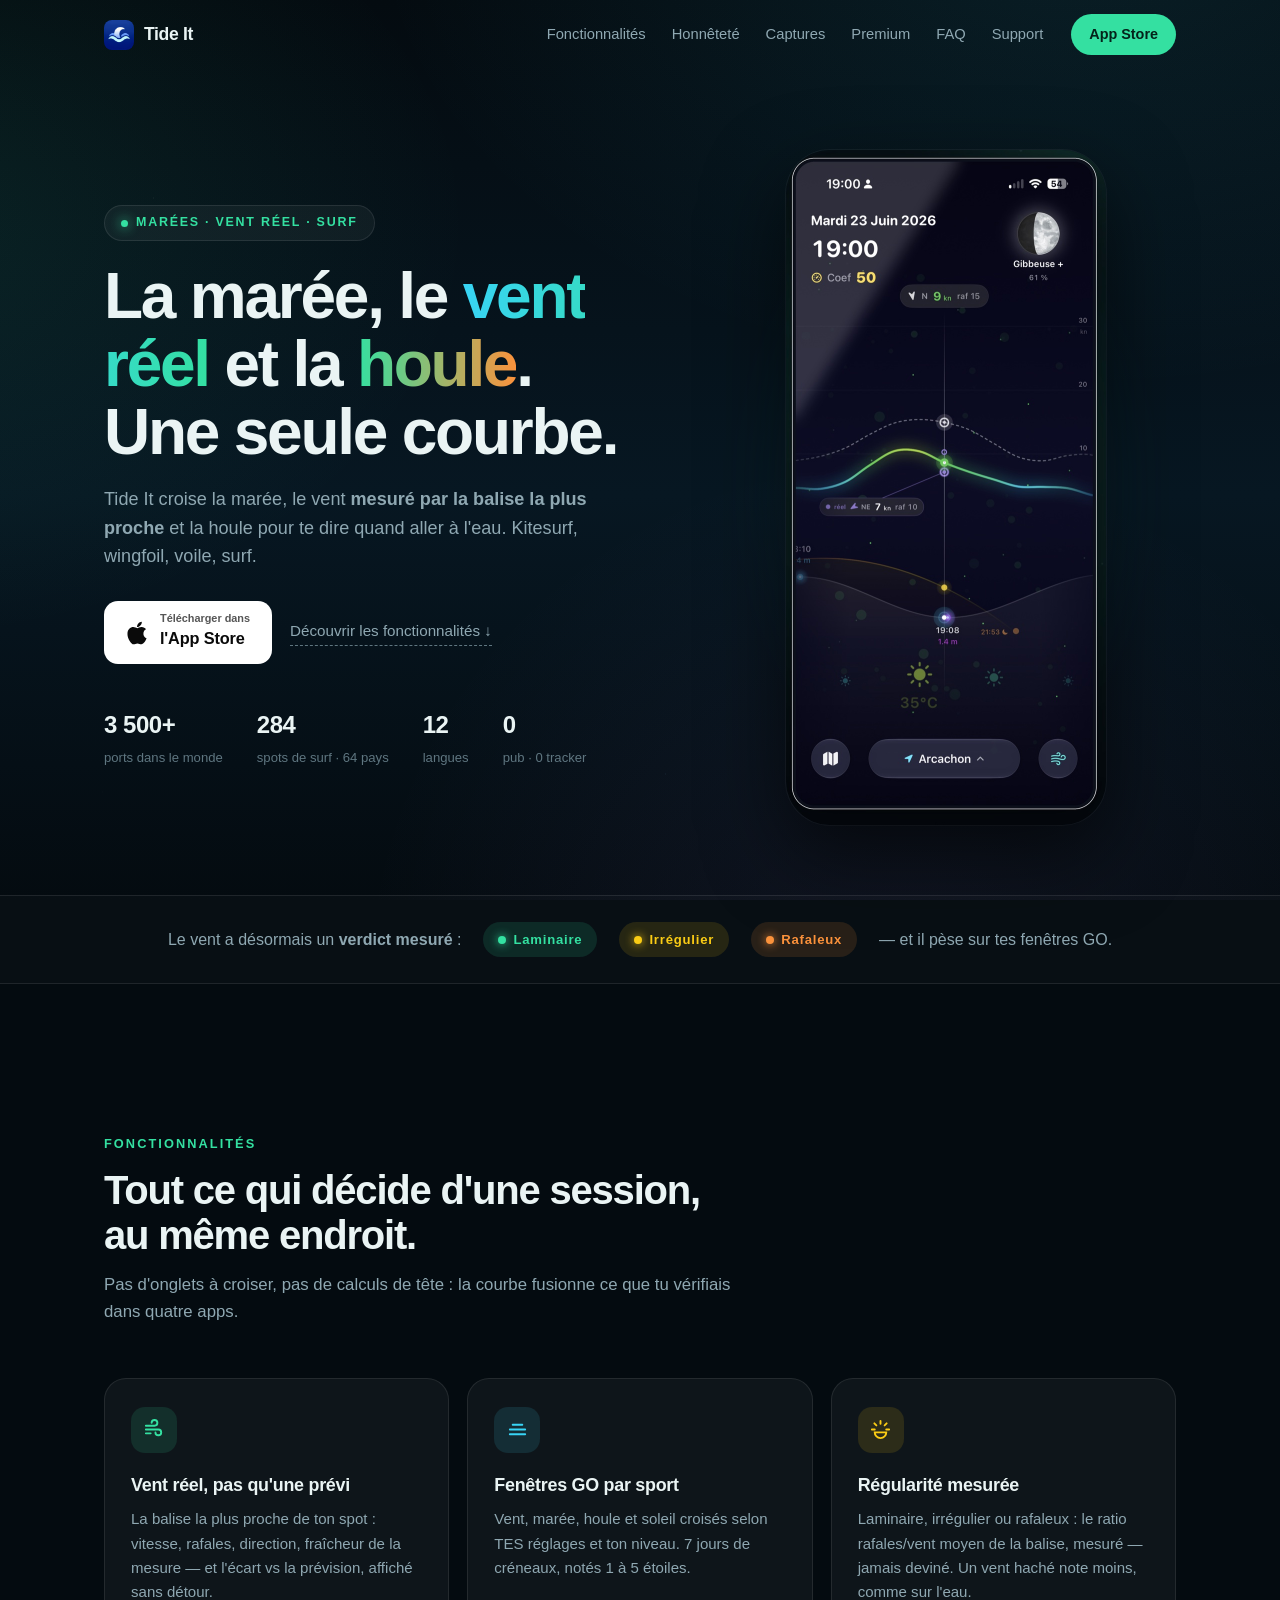
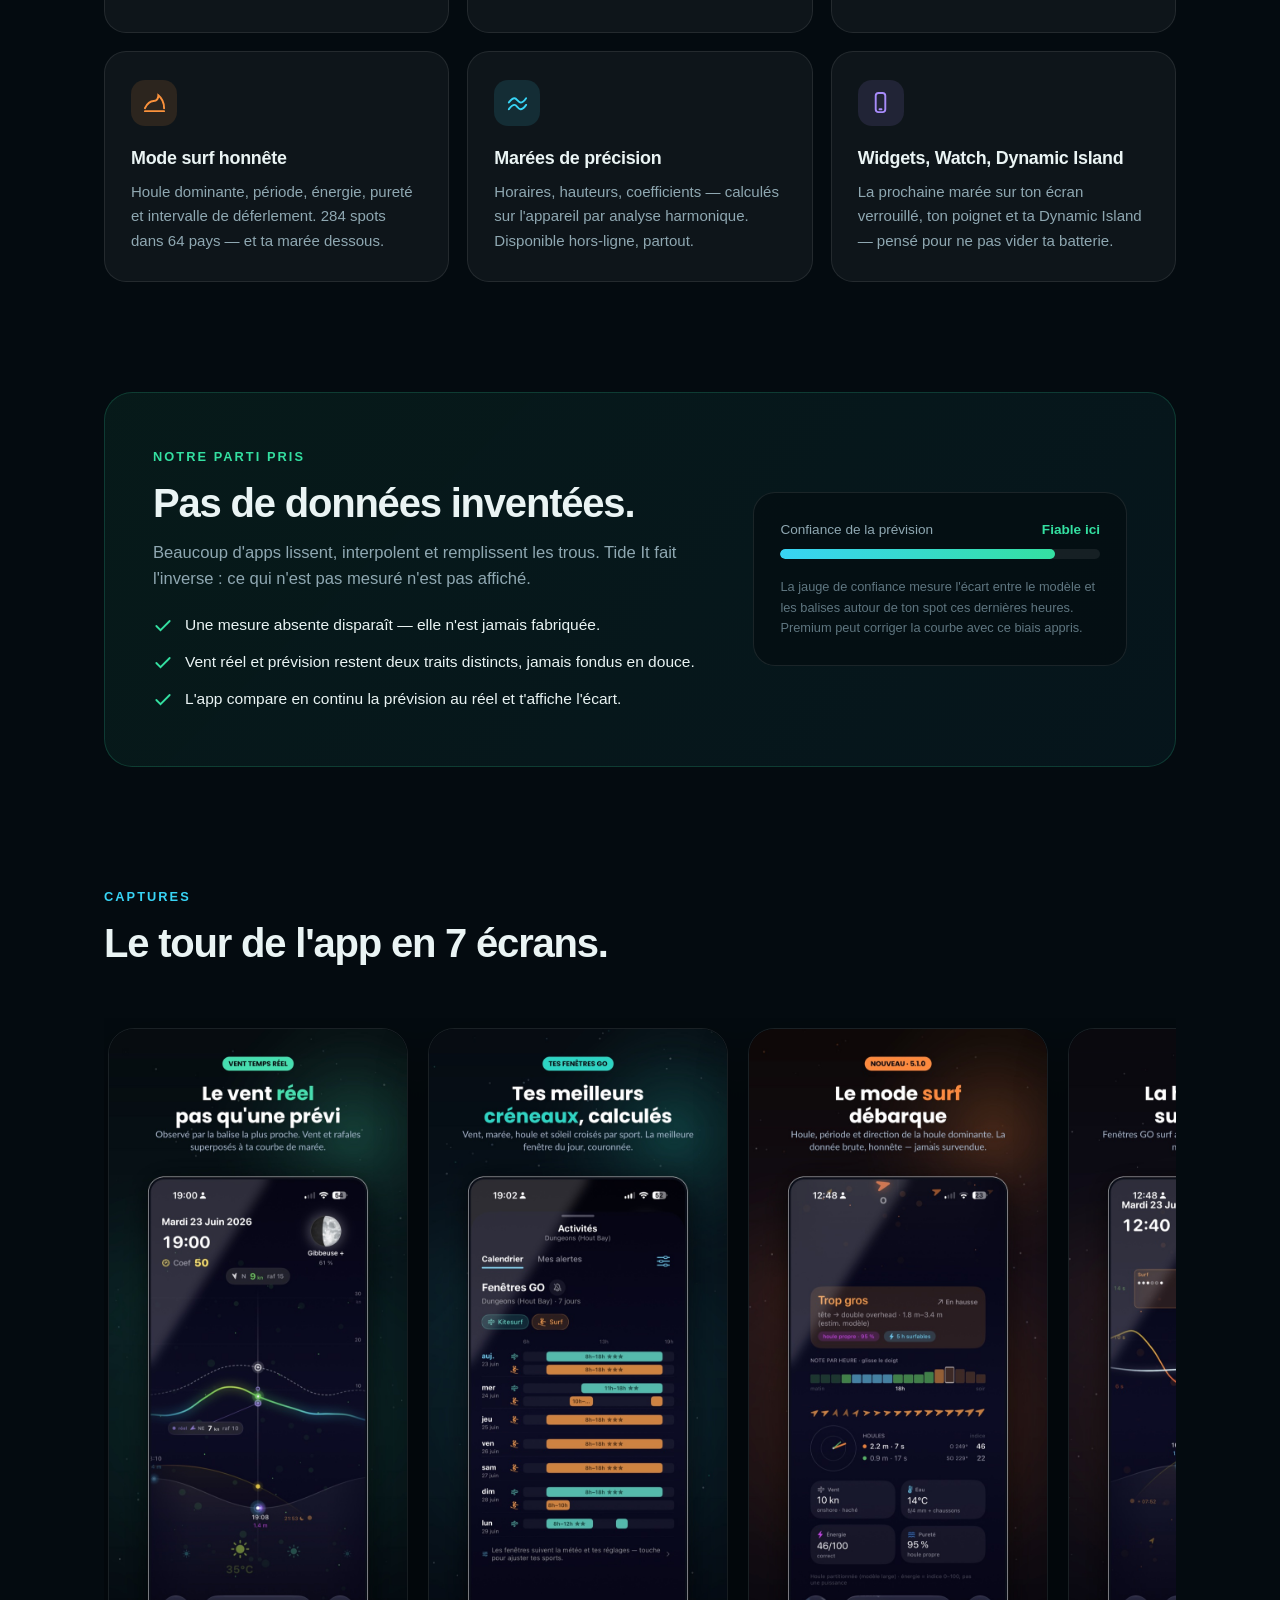
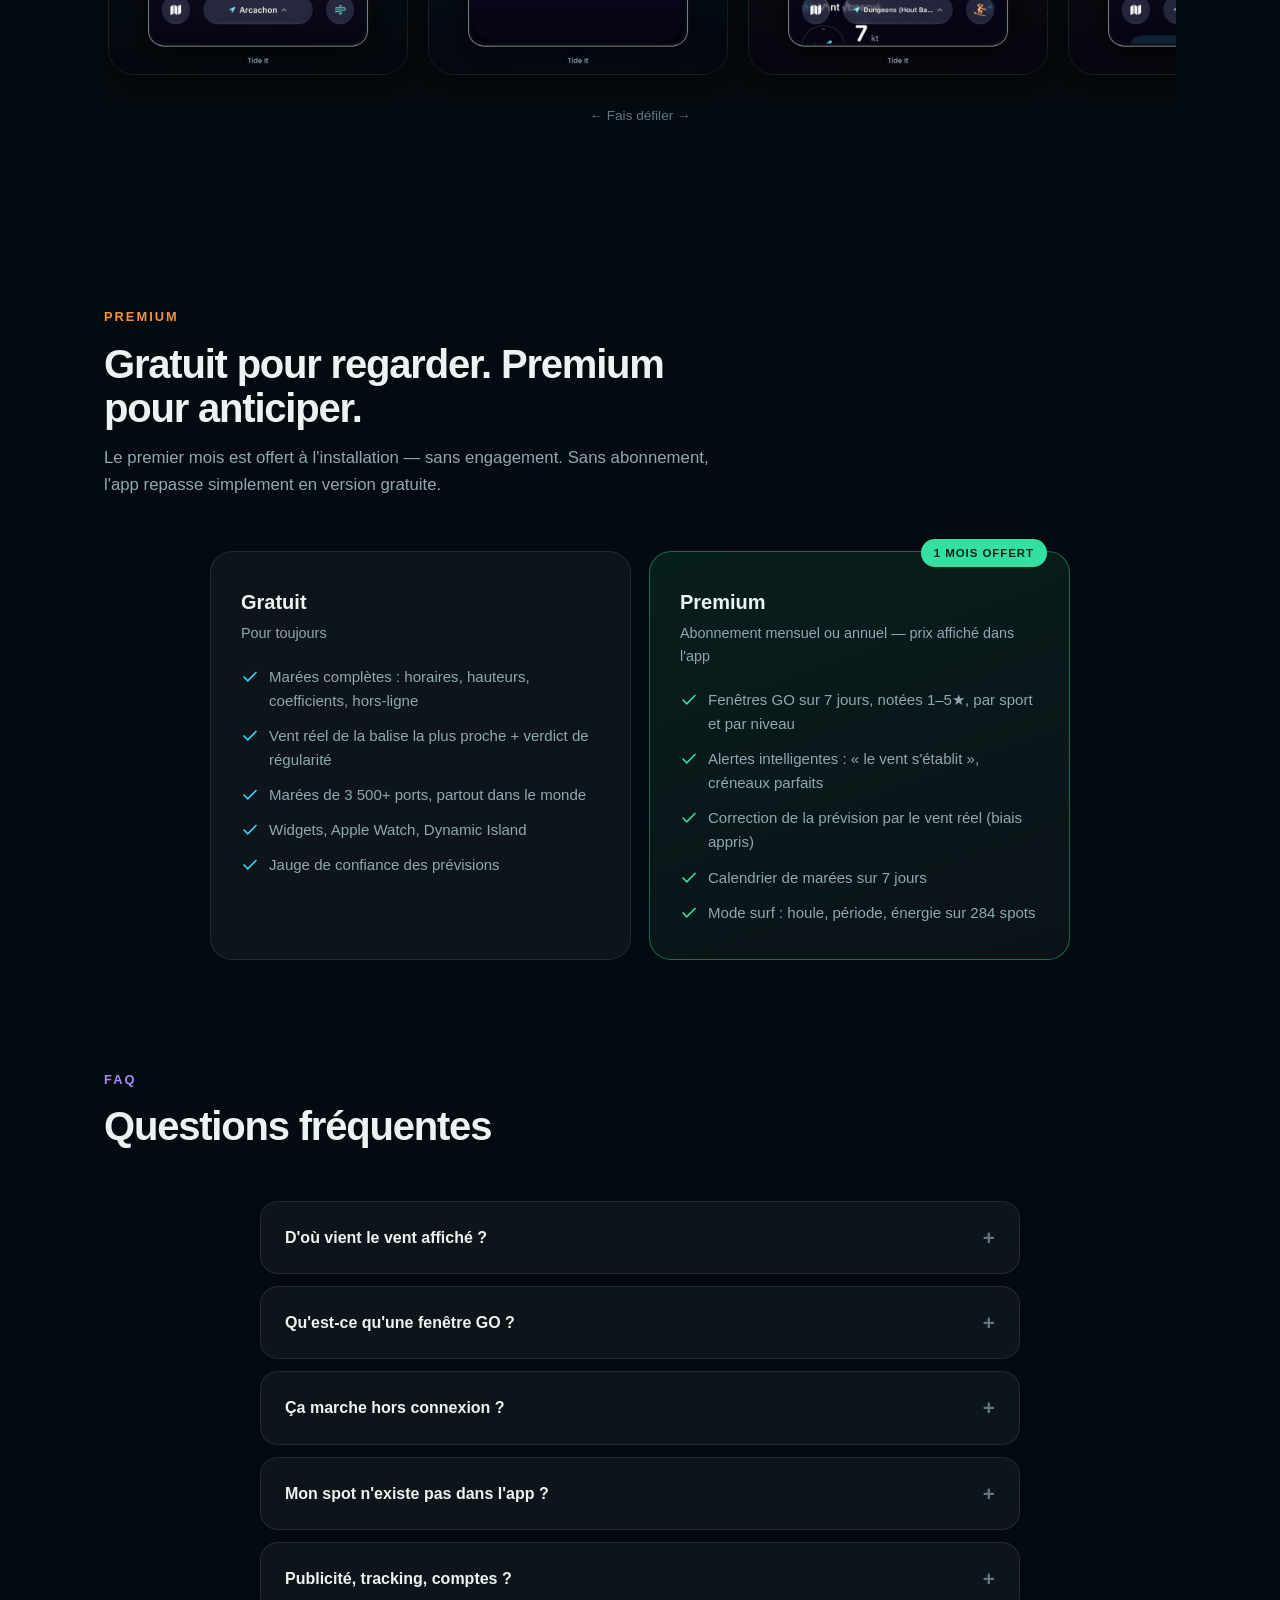
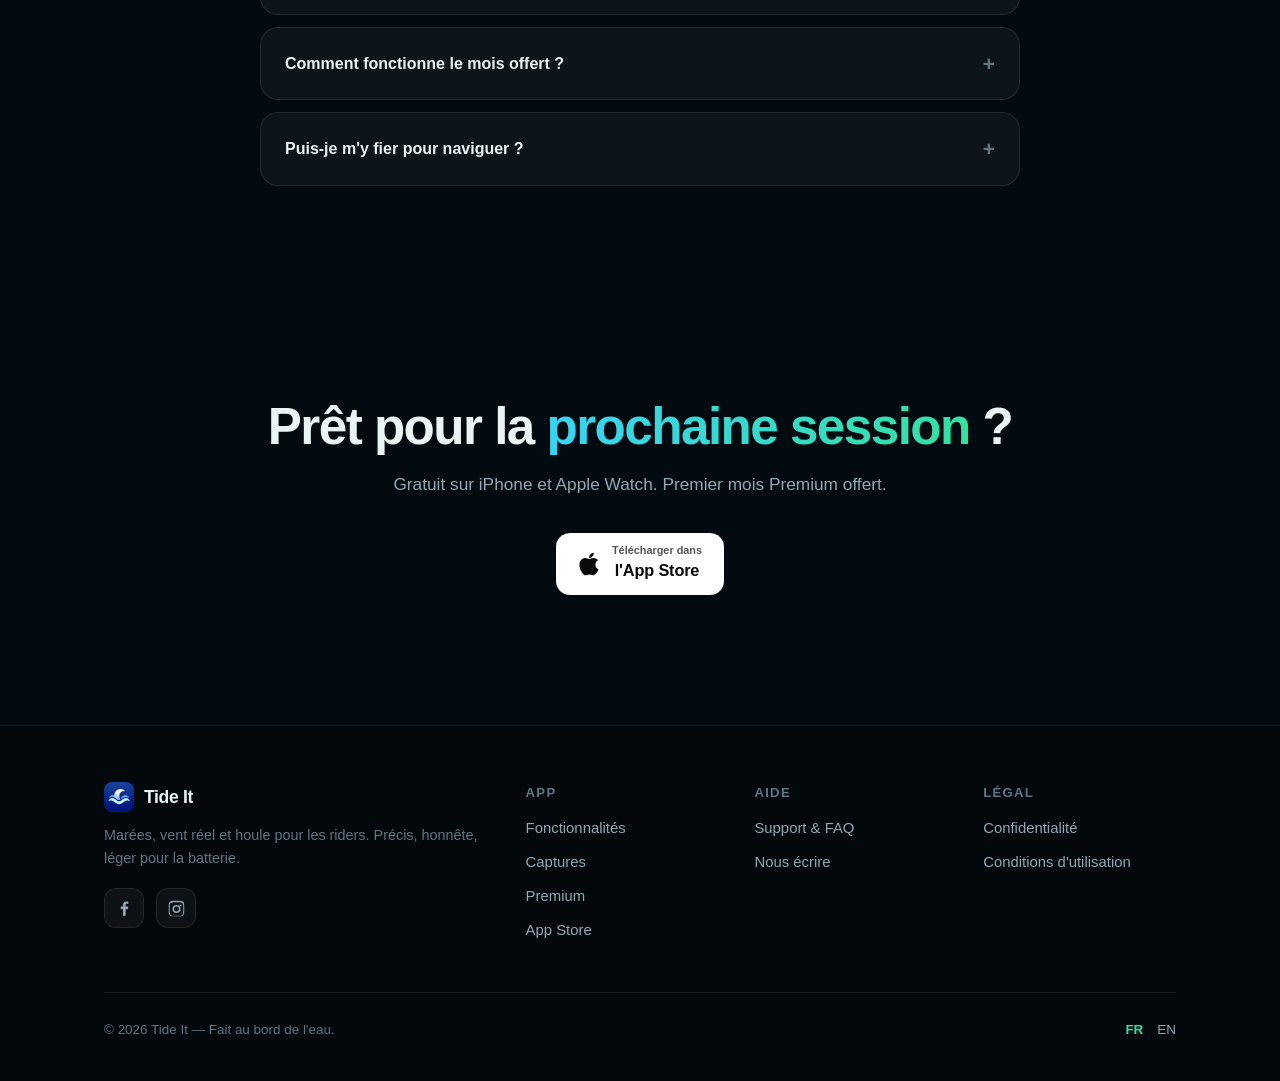
<file: docs/index.html>
<!DOCTYPE html>
<html lang="fr">
<head>
<meta charset="UTF-8">
<meta name="viewport" content="width=device-width, initial-scale=1.0">
<title>Tide It — Marées, vent réel &amp; fenêtres GO pour kite, wing, voile et surf</title>
<meta name="description" content="L'app iOS qui croise la marée, le vent mesuré par la balise la plus proche et la houle pour te dire quand aller à l'eau. 3 500+ ports, 284 spots de surf, widgets, Apple Watch. Sans pub ni tracking.">
<meta name="keywords" content="marée, marées, horaires marées, coefficient marée, vent réel, balise vent, kitesurf, wingfoil, wing foil, voile, surf, houle, fenêtres go, app marée iphone, météo marine, table des marées, apple watch marée">
<meta name="robots" content="index, follow, max-image-preview:large">
<meta name="author" content="Tide It">
<meta name="theme-color" content="#040b10">
<meta name="apple-itunes-app" content="app-id=6743555259">
<link rel="canonical" href="https://smaublanc.github.io/tide-it/">
<link rel="alternate" hreflang="fr" href="https://smaublanc.github.io/tide-it/">
<link rel="alternate" hreflang="en" href="https://smaublanc.github.io/tide-it/en/">
<link rel="alternate" hreflang="x-default" href="https://smaublanc.github.io/tide-it/en/">
<link rel="icon" type="image/png" sizes="32x32" href="assets/favicon-32.png">
<link rel="icon" type="image/png" sizes="192x192" href="assets/icon-192.png">
<link rel="apple-touch-icon" href="assets/apple-touch-icon.png">
<link rel="preload" as="image" href="assets/hero-phone.jpg" fetchpriority="high">
<!-- Open Graph -->
<meta property="og:type" content="website">
<meta property="og:site_name" content="Tide It">
<meta property="og:locale" content="fr_FR">
<meta property="og:locale:alternate" content="en_US">
<meta property="og:title" content="Tide It — Marées, vent réel &amp; fenêtres GO">
<meta property="og:description" content="La marée, le vent mesuré par balise et la houle, croisés pour te dire quand aller à l'eau. Kitesurf, wingfoil, voile, surf.">
<meta property="og:url" content="https://smaublanc.github.io/tide-it/">
<meta property="og:image" content="https://smaublanc.github.io/tide-it/assets/og-image.jpg">
<meta property="og:image:width" content="1200">
<meta property="og:image:height" content="630">
<meta property="og:image:alt" content="Tide It — le vent réel, pas qu'une prévision">
<!-- Twitter -->
<meta name="twitter:card" content="summary_large_image">
<meta name="twitter:title" content="Tide It — Marées, vent réel &amp; fenêtres GO">
<meta name="twitter:description" content="La marée, le vent mesuré par balise et la houle, croisés pour te dire quand aller à l'eau.">
<meta name="twitter:image" content="https://smaublanc.github.io/tide-it/assets/og-image.jpg">
<script type="application/ld+json">
{
  "@context": "https://schema.org",
  "@type": "MobileApplication",
  "name": "Tide It",
  "operatingSystem": "iOS 26.0 ou ultérieur, watchOS",
  "applicationCategory": "Weather",
  "description": "Marées, vent réel mesuré par balise, houle et fenêtres GO par sport pour kitesurf, wingfoil, voile et surf. 3 500+ ports et 284 spots de surf dans le monde.",
  "url": "https://smaublanc.github.io/tide-it/",
  "image": "https://smaublanc.github.io/tide-it/assets/og-image.jpg",
  "installUrl": "https://apps.apple.com/fr/app/id6743555259",
  "offers": { "@type": "Offer", "price": "0", "priceCurrency": "EUR", "description": "Téléchargement gratuit. Premium optionnel par abonnement, premier mois offert." },
  "inLanguage": ["fr", "en", "de", "es", "it", "nl", "pt", "zh-Hans", "zh-Hant", "ja", "ko", "hi"],
  "author": { "@type": "Organization", "name": "Tide It", "email": "tideitapp@icloud.com",
    "sameAs": ["https://www.facebook.com/profile.php?id=61591269012272", "https://www.instagram.com/tideitapp/"] }
}
</script>
<script type="application/ld+json">
{
  "@context": "https://schema.org",
  "@type": "FAQPage",
  "mainEntity": [
    { "@type": "Question", "name": "D'où vient le vent affiché par Tide It ?",
      "acceptedAnswer": { "@type": "Answer", "text": "Tide It affiche deux vents distincts : la prévision des modèles météo, et le vent réellement mesuré par la balise anémomètre la plus proche de ton spot, avec sa vitesse, ses rafales, sa direction et l'âge de la mesure. Les deux ne sont jamais mélangés sans le dire." } },
    { "@type": "Question", "name": "Qu'est-ce qu'une fenêtre GO ?",
      "acceptedAnswer": { "@type": "Answer", "text": "Une fenêtre GO est un créneau où les conditions correspondent à ton sport et à ton niveau : vent dans ta plage, hauteur d'eau suffisante, direction sûre, houle et régularité du vent prises en compte. Tide It les calcule sur 7 jours et note chaque session de 1 à 5 étoiles." } },
    { "@type": "Question", "name": "L'app fonctionne-t-elle hors connexion ?",
      "acceptedAnswer": { "@type": "Answer", "text": "Oui. Les marées sont calculées sur l'appareil et restent disponibles hors-ligne. Seuls le vent, la météo et la houle nécessitent une connexion." } },
    { "@type": "Question", "name": "Tide It couvre-t-il mon spot ?",
      "acceptedAnswer": { "@type": "Answer", "text": "Tide It couvre plus de 3 500 ports et 284 spots de surf dans 64 pays. Si ton spot n'existe pas, tu peux créer un spot personnalisé à ta position exacte." } },
    { "@type": "Question", "name": "Y a-t-il de la publicité ou du tracking ?",
      "acceptedAnswer": { "@type": "Answer", "text": "Non. Aucune publicité, aucun SDK publicitaire, aucun outil d'analytique tierce. Tes données restent sur ton appareil." } },
    { "@type": "Question", "name": "Que comprend Premium ?",
      "acceptedAnswer": { "@type": "Answer", "text": "Premium débloque les fenêtres GO sur 7 jours, les alertes intelligentes et la correction des prévisions par le vent réel. Le premier mois est offert à l'installation, sans engagement : sans abonnement, l'app repasse simplement en version gratuite." } }
  ]
}
</script>
<link rel="stylesheet" href="assets/site.css">
</head>
<body>
<div class="sea" aria-hidden="true"></div>
<div class="stars" aria-hidden="true"></div>

<nav id="nav" aria-label="Navigation principale">
  <div class="nav-in">
    <a class="logo" href="#"><img src="assets/icon-192.png" alt="" width="30" height="30">Tide It</a>
    <button class="burger" id="burger" aria-label="Menu" aria-expanded="false">☰</button>
    <div class="nav-links" id="menu">
      <a href="#features">Fonctionnalités</a>
      <a href="#honest">Honnêteté</a>
      <a href="#captures">Captures</a>
      <a href="#premium">Premium</a>
      <a href="#faq">FAQ</a>
      <a href="support.html">Support</a>
    </div>
    <a class="nav-cta" href="https://apps.apple.com/fr/app/id6743555259">App Store</a>
  </div>
</nav>

<main>
<!-- ================= HERO ================= -->
<header class="hero">
  <div class="wrap hero-grid">
    <div>
      <span class="eyebrow"><span class="dot"></span>Marées · Vent réel · Surf</span>
      <h1>La marée, le <span class="g1">vent réel</span> et la <span class="g2">houle</span>.<br>Une seule courbe.</h1>
      <p class="lead">Tide It croise la marée, le vent <strong>mesuré par la balise la plus proche</strong> et la houle pour te dire quand aller à l'eau. Kitesurf, wingfoil, voile, surf.</p>
      <div class="cta-row">
        <a class="store-btn" href="https://apps.apple.com/fr/app/id6743555259" aria-label="Télécharger Tide It dans l'App Store">
          <svg viewBox="0 0 384 512" aria-hidden="true"><path fill="currentColor" d="M318.7 268.7c-.2-36.7 16.4-64.4 50-84.8-18.8-26.9-47.2-41.7-84.7-44.6-35.5-2.8-74.3 20.7-88.5 20.7-15 0-49.4-19.7-76.4-19.7C63.3 141.2 4 184.8 4 273.5q0 39.3 14.4 81.2c12.8 36.7 59 126.7 107.2 125.2 25.2-.6 43-17.9 75.8-17.9 31.8 0 48.3 17.9 76.4 17.9 48.6-.7 90.4-82.5 102.6-119.3-65.2-30.7-61.7-90-61.7-91.9zm-56.6-164.2c27.3-32.4 24.8-61.9 24-72.5-24.1 1.4-52 16.4-67.9 34.9-17.5 19.8-27.8 44.3-25.6 71.9 26.1 2 49.9-11.4 69.5-34.3z"/></svg>
          <span><small>Télécharger dans</small><b>l'App Store</b></span>
        </a>
        <a class="ghost" href="#features">Découvrir les fonctionnalités ↓</a>
      </div>
      <div class="stats" aria-label="Chiffres clés">
        <div class="stat"><b>3 500+</b><span>ports dans le monde</span></div>
        <div class="stat"><b>284</b><span>spots de surf · 64 pays</span></div>
        <div class="stat"><b>12</b><span>langues</span></div>
        <div class="stat"><b>0</b><span>pub · 0 tracker</span></div>
      </div>
    </div>
    <div class="phone-wrap">
      <div class="phone-glow" aria-hidden="true"></div>
      <img class="phone" src="assets/hero-phone.jpg" alt="Tide It sur iPhone : courbe de marée avec le vent réel mesuré par balise et les rafales superposés" width="640" height="1350" fetchpriority="high">
    </div>
  </div>

  <div class="verdict" role="note">
    <div class="wrap verdict-in">
      <p>Le vent a désormais un <strong>verdict mesuré</strong> :</p>
      <span class="vb lam"><i></i>Laminaire</span>
      <span class="vb irr"><i></i>Irrégulier</span>
      <span class="vb raf"><i></i>Rafaleux</span>
      <p>— et il pèse sur tes fenêtres GO.</p>
    </div>
  </div>
</header>

<!-- ================= FEATURES ================= -->
<section id="features">
  <div class="wrap">
    <div class="sec-head reveal">
      <span class="kicker" style="color:var(--mint)">Fonctionnalités</span>
      <h2>Tout ce qui décide d'une session, au même endroit.</h2>
      <p>Pas d'onglets à croiser, pas de calculs de tête : la courbe fusionne ce que tu vérifiais dans quatre apps.</p>
    </div>
    <div class="grid">
      <article class="card t-mint reveal">
        <div class="ic"><svg viewBox="0 0 24 24" fill="none" stroke-width="2" stroke-linecap="round"><path d="M3 8h9a3 3 0 1 0-3-3M3 12h13a3 3 0 1 1-3 3M3 16h5"/></svg></div>
        <h3>Vent réel, pas qu'une prévi</h3>
        <p>La balise la plus proche de ton spot : vitesse, rafales, direction, fraîcheur de la mesure — et l'écart vs la prévision, affiché sans détour.</p>
      </article>
      <article class="card t-cyan reveal">
        <div class="ic"><svg viewBox="0 0 24 24" fill="none" stroke-width="2" stroke-linecap="round"><path d="M4 17h16M4 12h16M7 7h10"/></svg></div>
        <h3>Fenêtres GO par sport</h3>
        <p>Vent, marée, houle et soleil croisés selon TES réglages et ton niveau. 7 jours de créneaux, notés 1 à 5 étoiles.</p>
      </article>
      <article class="card t-yellow reveal">
        <div class="ic"><svg viewBox="0 0 24 24" fill="none" stroke-width="2" stroke-linecap="round"><path d="M12 3v3M18.4 5.6l-2.1 2.1M21 12h-3M5.6 5.6l2.1 2.1M3 12h3M12 21a6 6 0 0 0 6-6H6a6 6 0 0 0 6 6z"/></svg></div>
        <h3>Régularité mesurée</h3>
        <p>Laminaire, irrégulier ou rafaleux : le ratio rafales/vent moyen de la balise, mesuré — jamais deviné. Un vent haché note moins, comme sur l'eau.</p>
      </article>
      <article class="card t-orange reveal">
        <div class="ic"><svg viewBox="0 0 24 24" fill="none" stroke-width="2" stroke-linecap="round"><path d="M2 18c2.5-5 5.5-7.5 9-7.5 4 0 5-3 5-6 3 2.5 6 7 6 13.5M2 21h20"/></svg></div>
        <h3>Mode surf honnête</h3>
        <p>Houle dominante, période, énergie, pureté et intervalle de déferlement. 284 spots dans 64 pays — et ta marée dessous.</p>
      </article>
      <article class="card t-cyan reveal">
        <div class="ic"><svg viewBox="0 0 24 24" fill="none" stroke-width="2" stroke-linecap="round"><path d="M3 12c2-3 4-4.5 6-4.5S13 12 15 12s4-1.5 6-4.5M3 19c2-3 4-4.5 6-4.5S13 19 15 19s4-1.5 6-4.5"/></svg></div>
        <h3>Marées de précision</h3>
        <p>Horaires, hauteurs, coefficients — calculés sur l'appareil par analyse harmonique. Disponible hors-ligne, partout.</p>
      </article>
      <article class="card t-violet reveal">
        <div class="ic"><svg viewBox="0 0 24 24" fill="none" stroke-width="2" stroke-linecap="round"><rect x="7" y="2" width="10" height="20" rx="3"/><path d="M11 19h2"/></svg></div>
        <h3>Widgets, Watch, Dynamic Island</h3>
        <p>La prochaine marée sur ton écran verrouillé, ton poignet et ta Dynamic Island — pensé pour ne pas vider ta batterie.</p>
      </article>
    </div>
  </div>
</section>

<!-- ================= HONNÊTETÉ ================= -->
<section id="honest" style="padding-top:20px">
  <div class="wrap">
    <div class="honest reveal">
      <div>
        <span class="kicker" style="color:var(--mint)">Notre parti pris</span>
        <h2>Pas de données inventées.</h2>
        <p>Beaucoup d'apps lissent, interpolent et remplissent les trous. Tide It fait l'inverse : ce qui n'est pas mesuré n'est pas affiché.</p>
        <ul>
          <li><svg viewBox="0 0 24 24" fill="none" stroke-width="2.2" stroke-linecap="round"><path d="M4 12l5 5L20 6"/></svg>Une mesure absente disparaît — elle n'est jamais fabriquée.</li>
          <li><svg viewBox="0 0 24 24" fill="none" stroke-width="2.2" stroke-linecap="round"><path d="M4 12l5 5L20 6"/></svg>Vent réel et prévision restent deux traits distincts, jamais fondus en douce.</li>
          <li><svg viewBox="0 0 24 24" fill="none" stroke-width="2.2" stroke-linecap="round"><path d="M4 12l5 5L20 6"/></svg>L'app compare en continu la prévision au réel et t'affiche l'écart.</li>
        </ul>
      </div>
      <div class="gauge" aria-hidden="true">
        <div class="row"><span>Confiance de la prévision</span><span style="color:var(--mint);font-weight:700">Fiable ici</span></div>
        <div class="bar"><div class="fill"></div></div>
        <p class="cap">La jauge de confiance mesure l'écart entre le modèle et les balises autour de ton spot ces dernières heures. Premium peut corriger la courbe avec ce biais appris.</p>
      </div>
    </div>
  </div>
</section>

<!-- ================= CAPTURES ================= -->
<section id="captures" style="padding-top:30px">
  <div class="wrap">
    <div class="sec-head reveal">
      <span class="kicker" style="color:var(--cyan)">Captures</span>
      <h2>Le tour de l'app en 7 écrans.</h2>
    </div>
  </div>
  <div class="wrap">
    <div class="gal" role="region" aria-label="Galerie de captures d'écran">
      <img src="assets/04_vent_reel.jpg" alt="Le vent réel observé par la balise la plus proche, superposé à la courbe de marée" width="720" height="1561">
      <img src="assets/03_fenetres_go.jpg" alt="Calendrier des fenêtres GO sur 7 jours, notées par étoiles, par sport" loading="lazy" width="720" height="1561">
      <img src="assets/01_surf.jpg" alt="Mode surf : houle, période et énergie sur la courbe" loading="lazy" width="720" height="1561">
      <img src="assets/02_surf_houle.jpg" alt="Détail de la houle : trains de houle, direction et intervalle de déferlement" loading="lazy" width="720" height="1561">
      <img src="assets/05_marees.jpg" alt="Courbe de marée animée avec horaires, hauteurs et coefficients" loading="lazy" width="720" height="1561">
      <img src="assets/06_niveau_rider.jpg" alt="Réglages par sport et par niveau de rider" loading="lazy" width="720" height="1561">
      <img src="assets/07_carte_spots.jpg" alt="Carte mondiale des ports, balises de vent et spots de surf" loading="lazy" width="720" height="1561">
    </div>
    <p class="hint">← Fais défiler →</p>
  </div>
</section>

<!-- ================= PREMIUM ================= -->
<section id="premium">
  <div class="wrap">
    <div class="sec-head reveal">
      <span class="kicker" style="color:var(--orange)">Premium</span>
      <h2>Gratuit pour regarder. Premium pour anticiper.</h2>
      <p>Le premier mois est offert à l'installation — sans engagement. Sans abonnement, l'app repasse simplement en version gratuite.</p>
    </div>
    <div class="plans">
      <div class="plan free reveal">
        <h3>Gratuit</h3>
        <p class="pr">Pour toujours</p>
        <ul>
          <li><svg viewBox="0 0 24 24" fill="none" stroke-width="2.2" stroke-linecap="round"><path d="M4 12l5 5L20 6"/></svg>Marées complètes : horaires, hauteurs, coefficients, hors-ligne</li>
          <li><svg viewBox="0 0 24 24" fill="none" stroke-width="2.2" stroke-linecap="round"><path d="M4 12l5 5L20 6"/></svg>Vent réel de la balise la plus proche + verdict de régularité</li>
          <li><svg viewBox="0 0 24 24" fill="none" stroke-width="2.2" stroke-linecap="round"><path d="M4 12l5 5L20 6"/></svg>Marées de 3 500+ ports, partout dans le monde</li>
          <li><svg viewBox="0 0 24 24" fill="none" stroke-width="2.2" stroke-linecap="round"><path d="M4 12l5 5L20 6"/></svg>Widgets, Apple Watch, Dynamic Island</li>
          <li><svg viewBox="0 0 24 24" fill="none" stroke-width="2.2" stroke-linecap="round"><path d="M4 12l5 5L20 6"/></svg>Jauge de confiance des prévisions</li>
        </ul>
      </div>
      <div class="plan pro reveal">
        <span class="tag">1 mois offert</span>
        <h3>Premium</h3>
        <p class="pr">Abonnement mensuel ou annuel — prix affiché dans l'app</p>
        <ul>
          <li><svg viewBox="0 0 24 24" fill="none" stroke-width="2.2" stroke-linecap="round"><path d="M4 12l5 5L20 6"/></svg>Fenêtres GO sur 7 jours, notées 1–5★, par sport et par niveau</li>
          <li><svg viewBox="0 0 24 24" fill="none" stroke-width="2.2" stroke-linecap="round"><path d="M4 12l5 5L20 6"/></svg>Alertes intelligentes : « le vent s'établit », créneaux parfaits</li>
          <li><svg viewBox="0 0 24 24" fill="none" stroke-width="2.2" stroke-linecap="round"><path d="M4 12l5 5L20 6"/></svg>Correction de la prévision par le vent réel (biais appris)</li>
          <li><svg viewBox="0 0 24 24" fill="none" stroke-width="2.2" stroke-linecap="round"><path d="M4 12l5 5L20 6"/></svg>Calendrier de marées sur 7 jours</li>
          <li><svg viewBox="0 0 24 24" fill="none" stroke-width="2.2" stroke-linecap="round"><path d="M4 12l5 5L20 6"/></svg>Mode surf : houle, période, énergie sur 284 spots</li>
        </ul>
      </div>
    </div>
  </div>
</section>

<!-- ================= FAQ ================= -->
<section id="faq" style="padding-top:20px">
  <div class="wrap">
    <div class="sec-head reveal">
      <span class="kicker" style="color:var(--violet)">FAQ</span>
      <h2>Questions fréquentes</h2>
    </div>
    <div class="faq reveal">
      <details>
        <summary>D'où vient le vent affiché ?</summary>
        <p>Tide It affiche deux vents distincts : la prévision des modèles météo, et le vent <strong>réellement mesuré</strong> par la balise anémomètre la plus proche de ton spot — vitesse, rafales, direction et âge de la mesure. Les deux ne sont jamais mélangés sans le dire. L'attribution détaillée des réseaux de mesure est disponible dans l'app (Réglages ▸ À propos).</p>
      </details>
      <details>
        <summary>Qu'est-ce qu'une fenêtre GO ?</summary>
        <p>Un créneau où les conditions correspondent à ton sport et ton niveau : vent dans ta plage, hauteur d'eau suffisante, direction sûre, houle et régularité du vent prises en compte. Calculées sur 7 jours, notées 1 à 5 étoiles.</p>
      </details>
      <details>
        <summary>Ça marche hors connexion ?</summary>
        <p>Oui. Les marées sont calculées sur l'appareil et restent disponibles hors-ligne. Seuls le vent, la météo et la houle demandent une connexion.</p>
      </details>
      <details>
        <summary>Mon spot n'existe pas dans l'app ?</summary>
        <p>Tide It couvre 3 500+ ports et 284 spots de surf dans 64 pays. S'il manque le tien, crée un spot personnalisé à ta position exacte — il aura sa marée, son vent et ses fenêtres GO.</p>
      </details>
      <details>
        <summary>Publicité, tracking, comptes ?</summary>
        <p>Aucun des trois. Pas de pub, pas de SDK publicitaire, pas d'analytique tierce, pas de compte à créer. Tes réglages restent sur ton appareil (et ton iCloud personnel pour la synchro).</p>
      </details>
      <details>
        <summary>Comment fonctionne le mois offert ?</summary>
        <p>À l'installation, Premium est activé gratuitement pendant 1 mois, sans engagement et sans saisir de moyen de paiement. À la fin, l'app repasse automatiquement en version gratuite — rien à annuler.</p>
      </details>
      <details>
        <summary>Puis-je m'y fier pour naviguer ?</summary>
        <p>Non. Tide It est un outil d'aide à la décision pour les loisirs nautiques. Pour la navigation, référez-vous aux documents et bulletins officiels des autorités maritimes.</p>
      </details>
    </div>
  </div>
</section>

<!-- ================= CTA FINAL ================= -->
<section class="final">
  <div class="wrap reveal">
    <h2>Prêt pour la <span style="background:linear-gradient(90deg,var(--cyan),var(--mint));-webkit-background-clip:text;background-clip:text;color:transparent">prochaine session</span> ?</h2>
    <p>Gratuit sur iPhone et Apple Watch. Premier mois Premium offert.</p>
    <a class="store-btn" href="https://apps.apple.com/fr/app/id6743555259" aria-label="Télécharger Tide It dans l'App Store" style="display:inline-flex">
      <svg viewBox="0 0 384 512" aria-hidden="true"><path fill="currentColor" d="M318.7 268.7c-.2-36.7 16.4-64.4 50-84.8-18.8-26.9-47.2-41.7-84.7-44.6-35.5-2.8-74.3 20.7-88.5 20.7-15 0-49.4-19.7-76.4-19.7C63.3 141.2 4 184.8 4 273.5q0 39.3 14.4 81.2c12.8 36.7 59 126.7 107.2 125.2 25.2-.6 43-17.9 75.8-17.9 31.8 0 48.3 17.9 76.4 17.9 48.6-.7 90.4-82.5 102.6-119.3-65.2-30.7-61.7-90-61.7-91.9zm-56.6-164.2c27.3-32.4 24.8-61.9 24-72.5-24.1 1.4-52 16.4-67.9 34.9-17.5 19.8-27.8 44.3-25.6 71.9 26.1 2 49.9-11.4 69.5-34.3z"/></svg>
      <span><small>Télécharger dans</small><b>l'App Store</b></span>
    </a>
  </div>
</section>
</main>

<!-- ================= FOOTER ================= -->
<footer>
  <div class="wrap">
    <div class="f-grid">
      <div class="f-brand">
        <a class="logo" href="#"><img src="assets/icon-192.png" alt="" width="30" height="30">Tide It</a>
        <p>Marées, vent réel et houle pour les riders. Précis, honnête, léger pour la batterie.</p>
        <div class="socials">
          <a href="https://www.facebook.com/profile.php?id=61591269012272" aria-label="Tide It sur Facebook" rel="noopener" target="_blank">
            <svg viewBox="0 0 24 24"><path d="M13.5 21v-8.2h2.8l.4-3.2h-3.2V7.5c0-.9.3-1.6 1.6-1.6h1.7V3.1c-.3 0-1.3-.1-2.5-.1-2.5 0-4.2 1.5-4.2 4.3v2.3H7.3v3.2h2.8V21h3.4z"/></svg>
          </a>
          <a href="https://www.instagram.com/tideitapp/" aria-label="Tide It sur Instagram" rel="noopener" target="_blank">
            <svg viewBox="0 0 24 24"><path d="M12 2.2c3.2 0 3.6 0 4.8.1 1.2.1 1.8.2 2.2.4.6.2 1 .5 1.4.9.4.4.7.9.9 1.4.2.4.4 1.1.4 2.2.1 1.3.1 1.6.1 4.8s0 3.6-.1 4.8c-.1 1.2-.2 1.8-.4 2.2-.2.6-.5 1-.9 1.4-.4.4-.9.7-1.4.9-.4.2-1.1.4-2.2.4-1.3.1-1.6.1-4.8.1s-3.6 0-4.8-.1c-1.2-.1-1.8-.2-2.2-.4-.6-.2-1-.5-1.4-.9-.4-.4-.7-.9-.9-1.4-.2-.4-.4-1.1-.4-2.2-.1-1.3-.1-1.6-.1-4.8s0-3.6.1-4.8c.1-1.2.2-1.8.4-2.2.2-.6.5-1 .9-1.4.4-.4.9-.7 1.4-.9.4-.2 1.1-.4 2.2-.4 1.2-.1 1.6-.1 4.8-.1zm0 2c-3.1 0-3.5 0-4.7.1-1.1.1-1.4.2-1.7.3-.4.2-.7.4-1 .7-.3.3-.5.6-.7 1-.1.3-.3.7-.3 1.7-.1 1.2-.1 1.6-.1 4.7s0 3.5.1 4.7c.1 1.1.2 1.4.3 1.7.2.4.4.7.7 1 .3.3.6.5 1 .7.3.1.7.3 1.7.3 1.2.1 1.6.1 4.7.1s3.5 0 4.7-.1c1.1-.1 1.4-.2 1.7-.3.4-.2.7-.4 1-.7.3-.3.5-.6.7-1 .1-.3.3-.7.3-1.7.1-1.2.1-1.6.1-4.7s0-3.5-.1-4.7c-.1-1.1-.2-1.4-.3-1.7-.2-.4-.4-.7-.7-1-.3-.3-.6-.5-1-.7-.3-.1-.7-.3-1.7-.3-1.2-.1-1.6-.1-4.7-.1zm0 3.3a5.1 5.1 0 1 1 0 10.2 5.1 5.1 0 0 1 0-10.2zm0 2a3.1 3.1 0 1 0 0 6.2 3.1 3.1 0 0 0 0-6.2zm5.3-2.6a1.2 1.2 0 1 1 0 2.4 1.2 1.2 0 0 1 0-2.4z"/></svg>
          </a>
        </div>
      </div>
      <div class="f-col">
        <b>App</b>
        <a href="#features">Fonctionnalités</a>
        <a href="#captures">Captures</a>
        <a href="#premium">Premium</a>
        <a href="https://apps.apple.com/fr/app/id6743555259">App Store</a>
      </div>
      <div class="f-col">
        <b>Aide</b>
        <a href="support.html">Support &amp; FAQ</a>
        <a href="mailto:tideitapp@icloud.com">Nous écrire</a>
      </div>
      <div class="f-col">
        <b>Légal</b>
        <a href="privacy.html">Confidentialité</a>
        <a href="terms.html">Conditions d'utilisation</a>
      </div>
    </div>
    <div class="f-bottom">
      <span>© 2026 Tide It — Fait au bord de l'eau.</span>
      <span class="lang" aria-label="Langue"><a class="cur" href="./" lang="fr">FR</a><a href="en/" lang="en">EN</a></span>
    </div>
  </div>
</footer>

<script>
(function(){
  var nav=document.getElementById('nav');
  var onScroll=function(){nav.classList.toggle('on',scrollY>10)};
  addEventListener('scroll',onScroll,{passive:true});onScroll();
  var b=document.getElementById('burger'),m=document.getElementById('menu');
  b.addEventListener('click',function(){var o=m.classList.toggle('open');b.setAttribute('aria-expanded',o)});
  m.addEventListener('click',function(e){if(e.target.tagName==='A'){m.classList.remove('open')}});
  if('IntersectionObserver' in window){
    var io=new IntersectionObserver(function(es){es.forEach(function(e){if(e.isIntersecting){e.target.classList.add('in');io.unobserve(e.target)}})},{threshold:.12});
    document.querySelectorAll('.reveal').forEach(function(el){io.observe(el)});
  }else{document.querySelectorAll('.reveal').forEach(function(el){el.classList.add('in')})}
})();
</script>
</body>
</html>
</file>
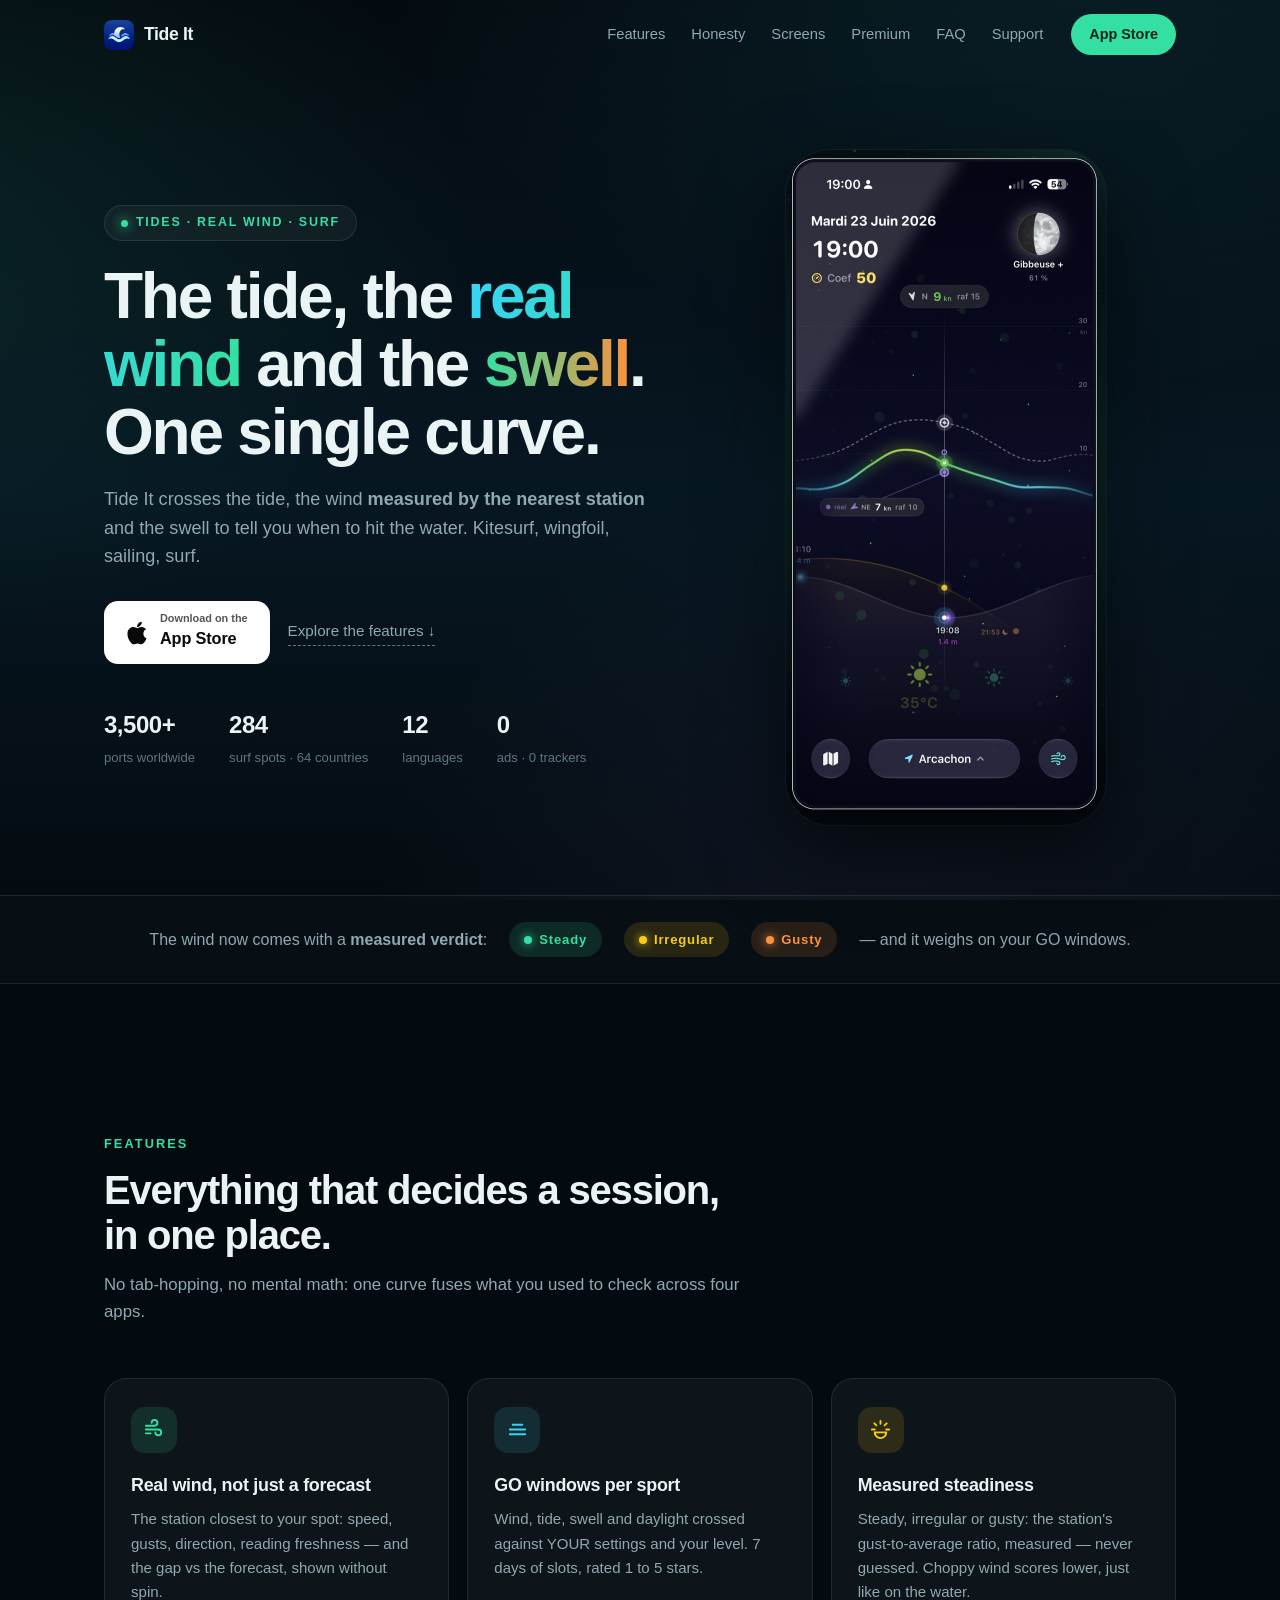
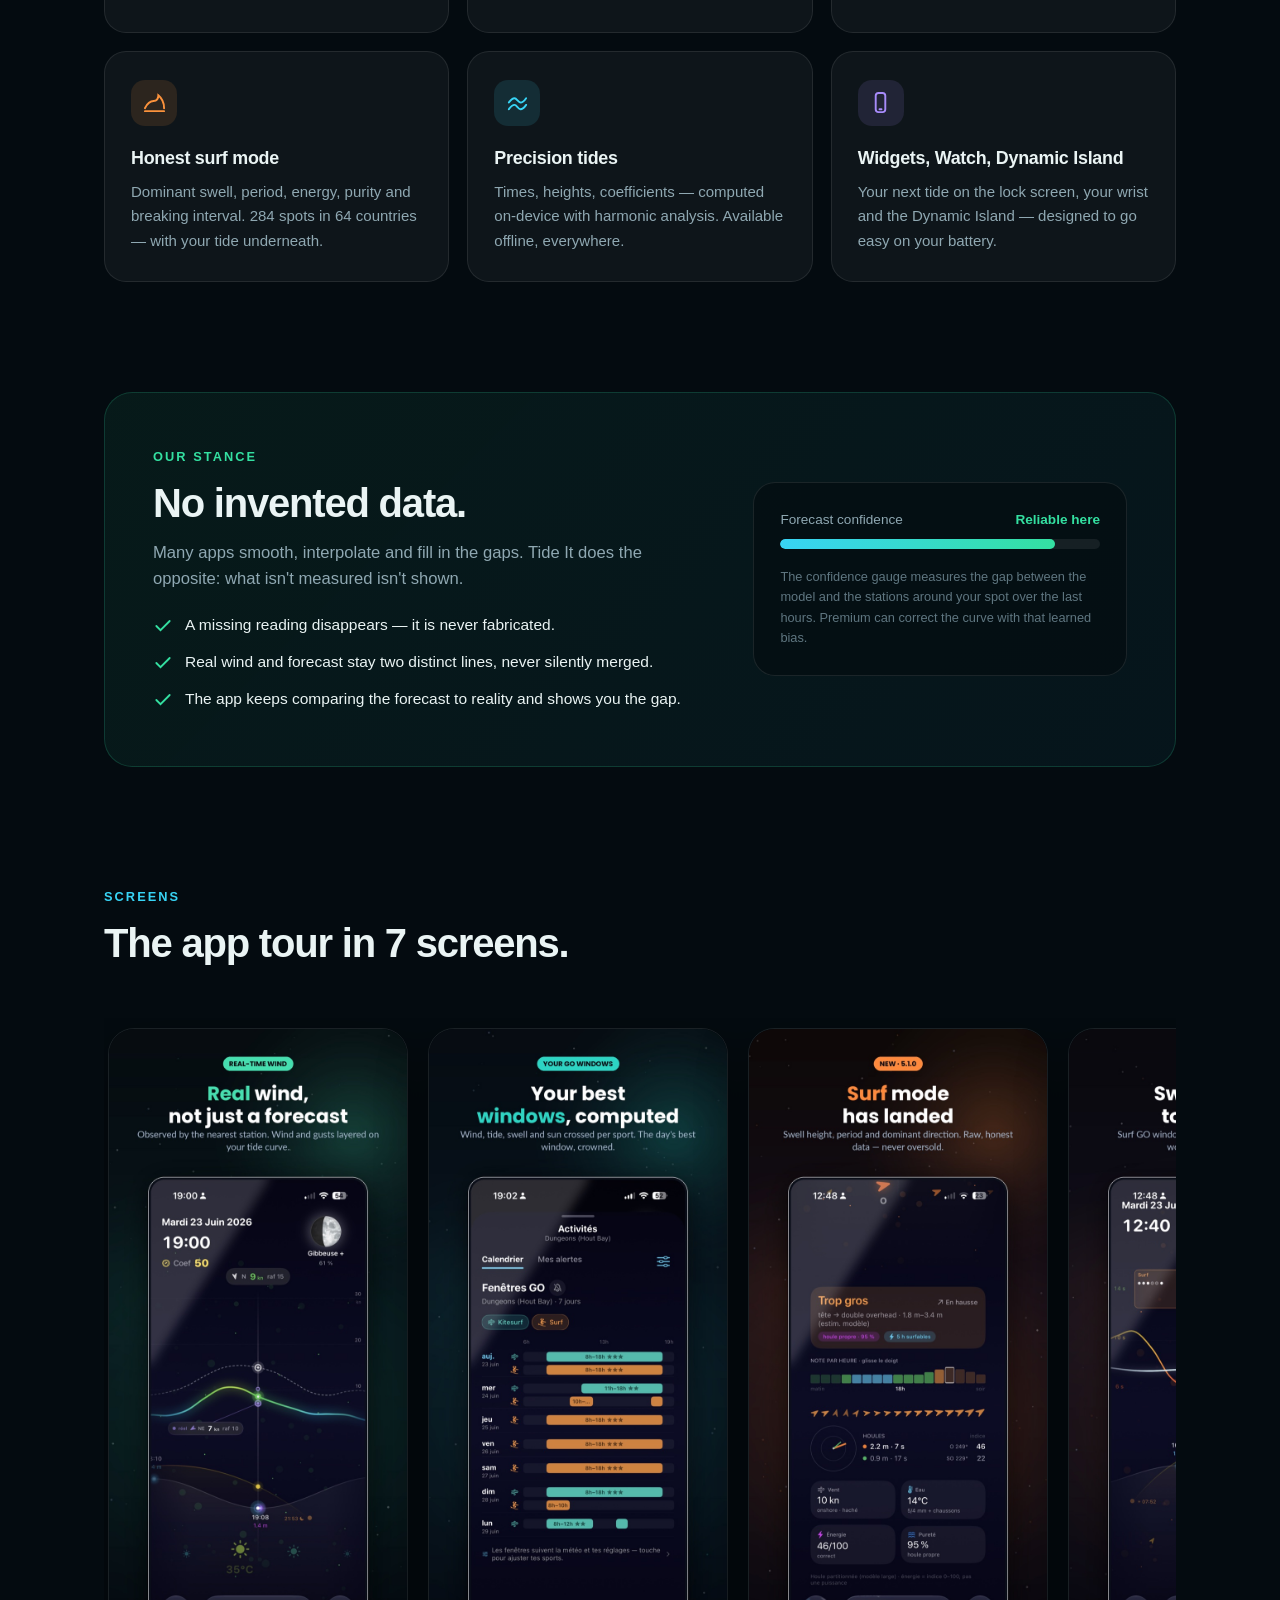
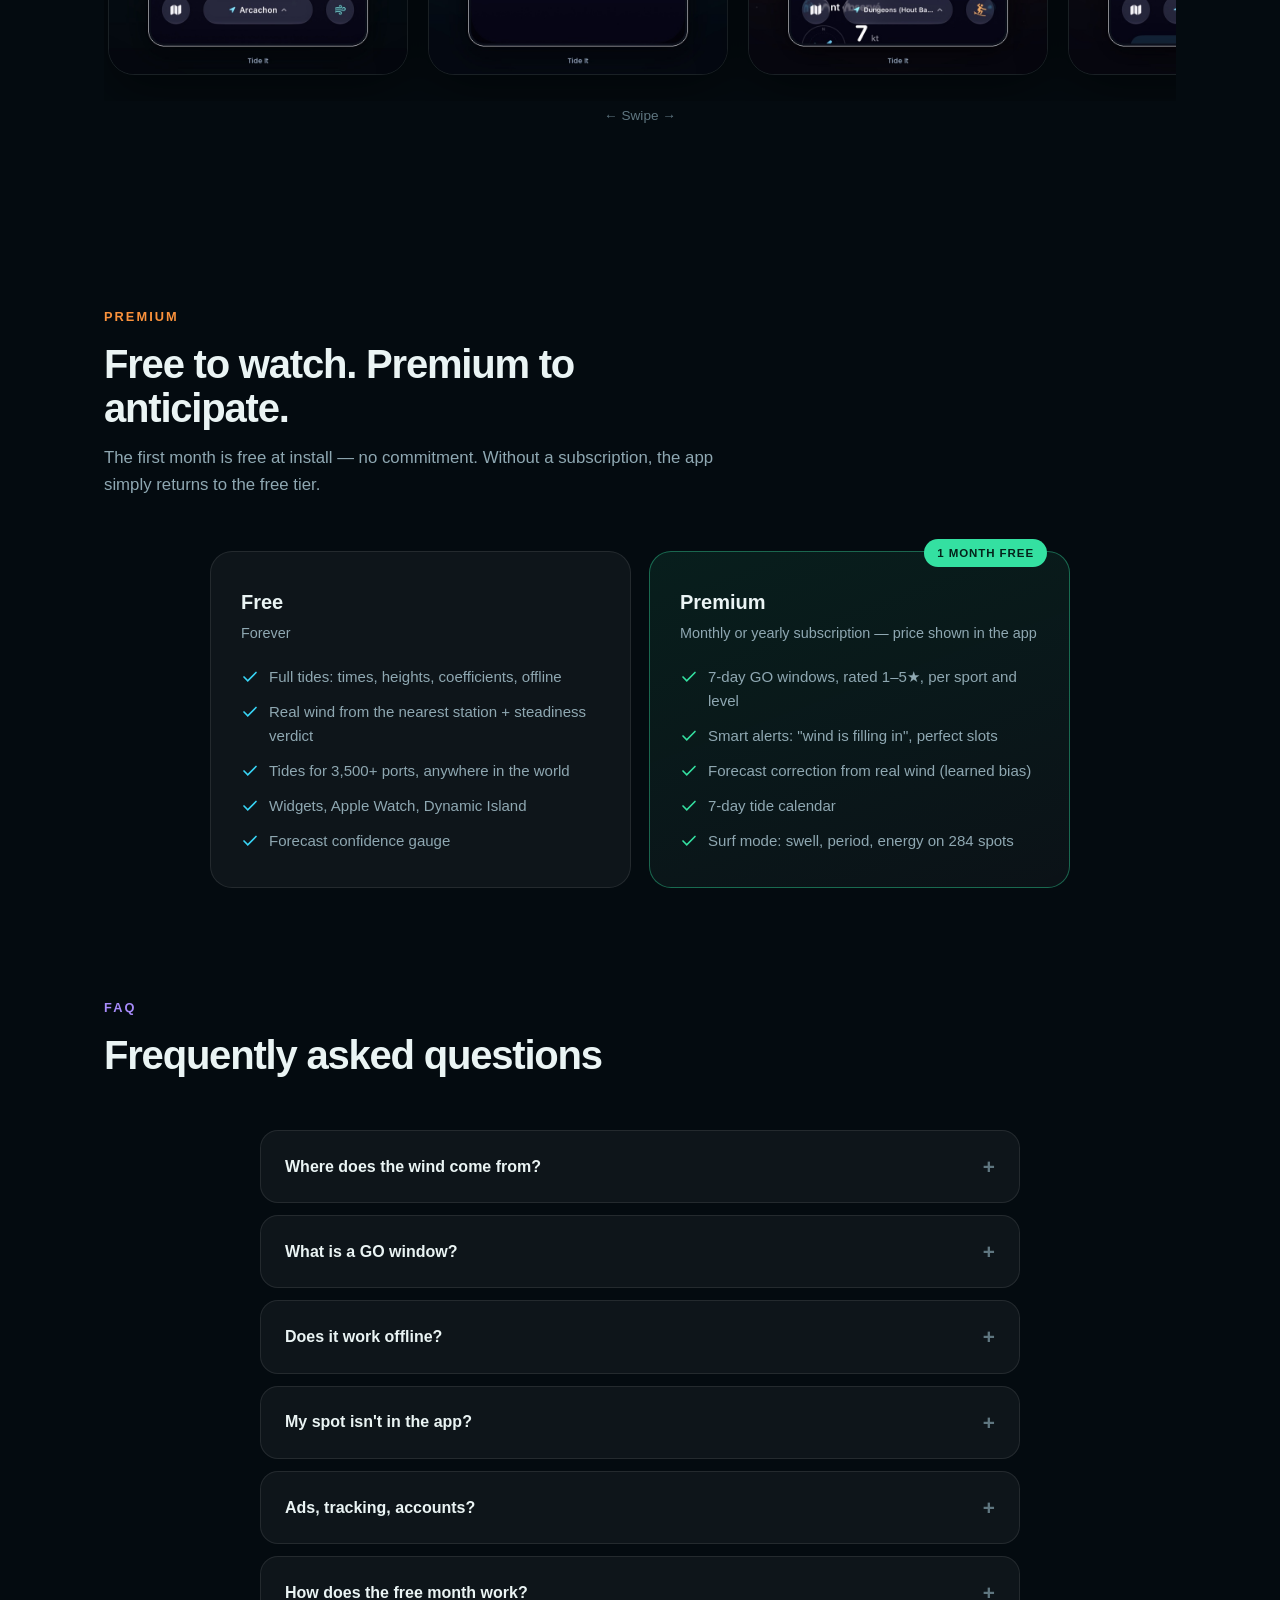
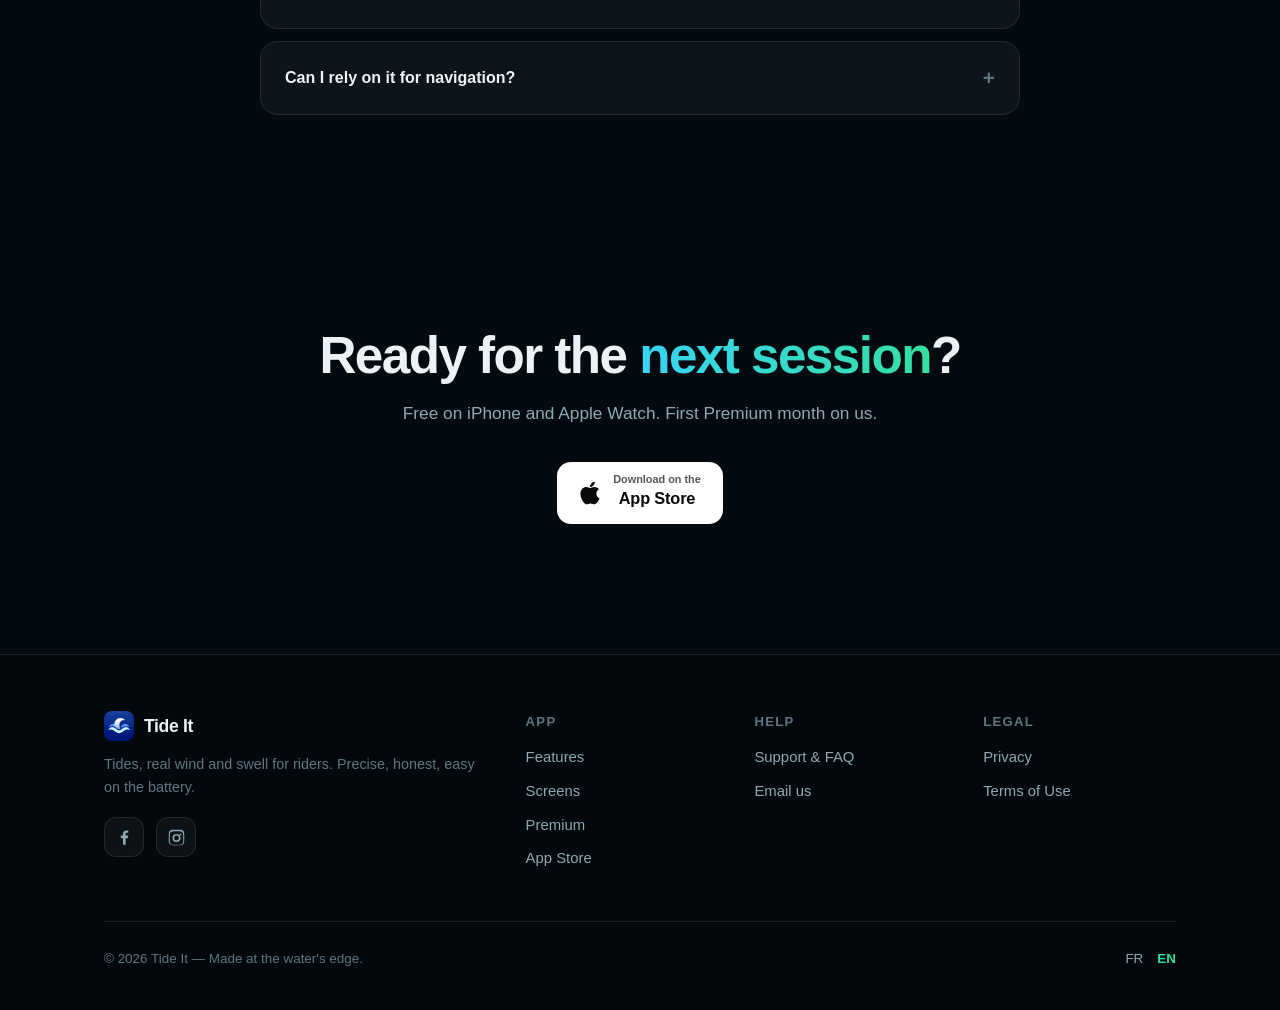
<file: docs/en/index.html>
<!DOCTYPE html>
<html lang="en">
<head>
<meta charset="UTF-8">
<meta name="viewport" content="width=device-width, initial-scale=1.0">
<title>Tide It — Tides, real wind &amp; GO windows for kite, wing, sailing and surf</title>
<meta name="description" content="The iOS app that crosses the tide, the wind measured by the nearest station and the swell to tell you when to hit the water. 3,500+ ports, 284 surf spots, widgets, Apple Watch. No ads, no tracking.">
<meta name="keywords" content="tide, tides, tide times, tide app, real wind, wind station, kitesurf, wingfoil, wing foil, sailing, surf, swell, go windows, tide app iphone, marine weather, tide chart, apple watch tide">
<meta name="robots" content="index, follow, max-image-preview:large">
<meta name="author" content="Tide It">
<meta name="theme-color" content="#040b10">
<meta name="apple-itunes-app" content="app-id=6743555259">
<link rel="canonical" href="https://smaublanc.github.io/tide-it/en/">
<link rel="alternate" hreflang="fr" href="https://smaublanc.github.io/tide-it/">
<link rel="alternate" hreflang="en" href="https://smaublanc.github.io/tide-it/en/">
<link rel="alternate" hreflang="x-default" href="https://smaublanc.github.io/tide-it/en/">
<link rel="icon" type="image/png" sizes="32x32" href="../assets/favicon-32.png">
<link rel="icon" type="image/png" sizes="192x192" href="../assets/icon-192.png">
<link rel="apple-touch-icon" href="../assets/apple-touch-icon.png">
<link rel="preload" as="image" href="../assets/en/hero-phone.jpg" fetchpriority="high">
<!-- Open Graph -->
<meta property="og:type" content="website">
<meta property="og:site_name" content="Tide It">
<meta property="og:locale" content="en_US">
<meta property="og:locale:alternate" content="fr_FR">
<meta property="og:title" content="Tide It — Tides, real wind &amp; GO windows">
<meta property="og:description" content="The tide, the wind measured by a real station and the swell, crossed to tell you when to hit the water. Kitesurf, wingfoil, sailing, surf.">
<meta property="og:url" content="https://smaublanc.github.io/tide-it/en/">
<meta property="og:image" content="https://smaublanc.github.io/tide-it/assets/og-image.jpg">
<meta property="og:image:width" content="1200">
<meta property="og:image:height" content="630">
<meta property="og:image:alt" content="Tide It — real wind, not just a forecast">
<!-- Twitter -->
<meta name="twitter:card" content="summary_large_image">
<meta name="twitter:title" content="Tide It — Tides, real wind &amp; GO windows">
<meta name="twitter:description" content="The tide, the wind measured by a real station and the swell, crossed to tell you when to hit the water.">
<meta name="twitter:image" content="https://smaublanc.github.io/tide-it/assets/og-image.jpg">
<script type="application/ld+json">
{
  "@context": "https://schema.org",
  "@type": "MobileApplication",
  "name": "Tide It",
  "operatingSystem": "iOS 26.0 or later, watchOS",
  "applicationCategory": "Weather",
  "description": "Tides, real wind measured by stations, swell and per-sport GO windows for kitesurfing, wingfoil, sailing and surfing. 3,500+ ports and 284 surf spots worldwide.",
  "url": "https://smaublanc.github.io/tide-it/en/",
  "image": "https://smaublanc.github.io/tide-it/assets/og-image.jpg",
  "installUrl": "https://apps.apple.com/app/id6743555259",
  "offers": { "@type": "Offer", "price": "0", "priceCurrency": "USD", "description": "Free download. Optional Premium subscription, first month free." },
  "inLanguage": ["fr", "en", "de", "es", "it", "nl", "pt", "zh-Hans", "zh-Hant", "ja", "ko", "hi"],
  "author": { "@type": "Organization", "name": "Tide It", "email": "tideitapp@icloud.com",
    "sameAs": ["https://www.facebook.com/profile.php?id=61591269012272", "https://www.instagram.com/tideitapp/"] }
}
</script>
<script type="application/ld+json">
{
  "@context": "https://schema.org",
  "@type": "FAQPage",
  "mainEntity": [
    { "@type": "Question", "name": "Where does the wind shown by Tide It come from?",
      "acceptedAnswer": { "@type": "Answer", "text": "Tide It shows two distinct winds: the weather-model forecast, and the wind actually measured by the anemometer station closest to your spot — speed, gusts, direction and the age of the reading. The two are never silently blended." } },
    { "@type": "Question", "name": "What is a GO window?",
      "acceptedAnswer": { "@type": "Answer", "text": "A GO window is a time slot where conditions match your sport and your level: wind in your range, enough water depth, safe direction, swell and wind steadiness taken into account. Tide It computes them over 7 days and rates each session from 1 to 5 stars." } },
    { "@type": "Question", "name": "Does the app work offline?",
      "acceptedAnswer": { "@type": "Answer", "text": "Yes. Tides are computed on-device and stay available offline. Only wind, weather and swell need a connection." } },
    { "@type": "Question", "name": "Does Tide It cover my spot?",
      "acceptedAnswer": { "@type": "Answer", "text": "Tide It covers 3,500+ ports and 284 surf spots across 64 countries. If your spot is missing, create a custom spot at your exact position." } },
    { "@type": "Question", "name": "Any ads or tracking?",
      "acceptedAnswer": { "@type": "Answer", "text": "No. No ads, no ad SDK, no third-party analytics. Your data stays on your device." } },
    { "@type": "Question", "name": "What does Premium include?",
      "acceptedAnswer": { "@type": "Answer", "text": "Premium unlocks 7-day GO windows, smart alerts and forecast correction using real wind. The first month is free at install, with no commitment: without a subscription the app simply returns to the free tier." } }
  ]
}
</script>
<link rel="stylesheet" href="../assets/site.css">
</head>
<body>
<div class="sea" aria-hidden="true"></div>
<div class="stars" aria-hidden="true"></div>

<nav id="nav" aria-label="Main navigation">
  <div class="nav-in">
    <a class="logo" href="#"><img src="../assets/icon-192.png" alt="" width="30" height="30">Tide It</a>
    <button class="burger" id="burger" aria-label="Menu" aria-expanded="false">☰</button>
    <div class="nav-links" id="menu">
      <a href="#features">Features</a>
      <a href="#honest">Honesty</a>
      <a href="#captures">Screens</a>
      <a href="#premium">Premium</a>
      <a href="#faq">FAQ</a>
      <a href="support.html">Support</a>
    </div>
    <a class="nav-cta" href="https://apps.apple.com/app/id6743555259">App Store</a>
  </div>
</nav>

<main>
<!-- ================= HERO ================= -->
<header class="hero">
  <div class="wrap hero-grid">
    <div>
      <span class="eyebrow"><span class="dot"></span>Tides · Real wind · Surf</span>
      <h1>The tide, the <span class="g1">real wind</span> and the <span class="g2">swell</span>.<br>One single curve.</h1>
      <p class="lead">Tide It crosses the tide, the wind <strong>measured by the nearest station</strong> and the swell to tell you when to hit the water. Kitesurf, wingfoil, sailing, surf.</p>
      <div class="cta-row">
        <a class="store-btn" href="https://apps.apple.com/app/id6743555259" aria-label="Download Tide It on the App Store">
          <svg viewBox="0 0 384 512" aria-hidden="true"><path fill="currentColor" d="M318.7 268.7c-.2-36.7 16.4-64.4 50-84.8-18.8-26.9-47.2-41.7-84.7-44.6-35.5-2.8-74.3 20.7-88.5 20.7-15 0-49.4-19.7-76.4-19.7C63.3 141.2 4 184.8 4 273.5q0 39.3 14.4 81.2c12.8 36.7 59 126.7 107.2 125.2 25.2-.6 43-17.9 75.8-17.9 31.8 0 48.3 17.9 76.4 17.9 48.6-.7 90.4-82.5 102.6-119.3-65.2-30.7-61.7-90-61.7-91.9zm-56.6-164.2c27.3-32.4 24.8-61.9 24-72.5-24.1 1.4-52 16.4-67.9 34.9-17.5 19.8-27.8 44.3-25.6 71.9 26.1 2 49.9-11.4 69.5-34.3z"/></svg>
          <span><small>Download on the</small><b>App Store</b></span>
        </a>
        <a class="ghost" href="#features">Explore the features ↓</a>
      </div>
      <div class="stats" aria-label="Key numbers">
        <div class="stat"><b>3,500+</b><span>ports worldwide</span></div>
        <div class="stat"><b>284</b><span>surf spots · 64 countries</span></div>
        <div class="stat"><b>12</b><span>languages</span></div>
        <div class="stat"><b>0</b><span>ads · 0 trackers</span></div>
      </div>
    </div>
    <div class="phone-wrap">
      <div class="phone-glow" aria-hidden="true"></div>
      <img class="phone" src="../assets/en/hero-phone.jpg" alt="Tide It on iPhone: tide curve with station-measured real wind and gusts overlaid" width="640" height="1350" fetchpriority="high">
    </div>
  </div>

  <div class="verdict" role="note">
    <div class="wrap verdict-in">
      <p>The wind now comes with a <strong>measured verdict</strong>:</p>
      <span class="vb lam"><i></i>Steady</span>
      <span class="vb irr"><i></i>Irregular</span>
      <span class="vb raf"><i></i>Gusty</span>
      <p>— and it weighs on your GO windows.</p>
    </div>
  </div>
</header>

<!-- ================= FEATURES ================= -->
<section id="features">
  <div class="wrap">
    <div class="sec-head reveal">
      <span class="kicker" style="color:var(--mint)">Features</span>
      <h2>Everything that decides a session, in one place.</h2>
      <p>No tab-hopping, no mental math: one curve fuses what you used to check across four apps.</p>
    </div>
    <div class="grid">
      <article class="card t-mint reveal">
        <div class="ic"><svg viewBox="0 0 24 24" fill="none" stroke-width="2" stroke-linecap="round"><path d="M3 8h9a3 3 0 1 0-3-3M3 12h13a3 3 0 1 1-3 3M3 16h5"/></svg></div>
        <h3>Real wind, not just a forecast</h3>
        <p>The station closest to your spot: speed, gusts, direction, reading freshness — and the gap vs the forecast, shown without spin.</p>
      </article>
      <article class="card t-cyan reveal">
        <div class="ic"><svg viewBox="0 0 24 24" fill="none" stroke-width="2" stroke-linecap="round"><path d="M4 17h16M4 12h16M7 7h10"/></svg></div>
        <h3>GO windows per sport</h3>
        <p>Wind, tide, swell and daylight crossed against YOUR settings and your level. 7 days of slots, rated 1 to 5 stars.</p>
      </article>
      <article class="card t-yellow reveal">
        <div class="ic"><svg viewBox="0 0 24 24" fill="none" stroke-width="2" stroke-linecap="round"><path d="M12 3v3M18.4 5.6l-2.1 2.1M21 12h-3M5.6 5.6l2.1 2.1M3 12h3M12 21a6 6 0 0 0 6-6H6a6 6 0 0 0 6 6z"/></svg></div>
        <h3>Measured steadiness</h3>
        <p>Steady, irregular or gusty: the station's gust-to-average ratio, measured — never guessed. Choppy wind scores lower, just like on the water.</p>
      </article>
      <article class="card t-orange reveal">
        <div class="ic"><svg viewBox="0 0 24 24" fill="none" stroke-width="2" stroke-linecap="round"><path d="M2 18c2.5-5 5.5-7.5 9-7.5 4 0 5-3 5-6 3 2.5 6 7 6 13.5M2 21h20"/></svg></div>
        <h3>Honest surf mode</h3>
        <p>Dominant swell, period, energy, purity and breaking interval. 284 spots in 64 countries — with your tide underneath.</p>
      </article>
      <article class="card t-cyan reveal">
        <div class="ic"><svg viewBox="0 0 24 24" fill="none" stroke-width="2" stroke-linecap="round"><path d="M3 12c2-3 4-4.5 6-4.5S13 12 15 12s4-1.5 6-4.5M3 19c2-3 4-4.5 6-4.5S13 19 15 19s4-1.5 6-4.5"/></svg></div>
        <h3>Precision tides</h3>
        <p>Times, heights, coefficients — computed on-device with harmonic analysis. Available offline, everywhere.</p>
      </article>
      <article class="card t-violet reveal">
        <div class="ic"><svg viewBox="0 0 24 24" fill="none" stroke-width="2" stroke-linecap="round"><rect x="7" y="2" width="10" height="20" rx="3"/><path d="M11 19h2"/></svg></div>
        <h3>Widgets, Watch, Dynamic Island</h3>
        <p>Your next tide on the lock screen, your wrist and the Dynamic Island — designed to go easy on your battery.</p>
      </article>
    </div>
  </div>
</section>

<!-- ================= HONESTY ================= -->
<section id="honest" style="padding-top:20px">
  <div class="wrap">
    <div class="honest reveal">
      <div>
        <span class="kicker" style="color:var(--mint)">Our stance</span>
        <h2>No invented data.</h2>
        <p>Many apps smooth, interpolate and fill in the gaps. Tide It does the opposite: what isn't measured isn't shown.</p>
        <ul>
          <li><svg viewBox="0 0 24 24" fill="none" stroke-width="2.2" stroke-linecap="round"><path d="M4 12l5 5L20 6"/></svg>A missing reading disappears — it is never fabricated.</li>
          <li><svg viewBox="0 0 24 24" fill="none" stroke-width="2.2" stroke-linecap="round"><path d="M4 12l5 5L20 6"/></svg>Real wind and forecast stay two distinct lines, never silently merged.</li>
          <li><svg viewBox="0 0 24 24" fill="none" stroke-width="2.2" stroke-linecap="round"><path d="M4 12l5 5L20 6"/></svg>The app keeps comparing the forecast to reality and shows you the gap.</li>
        </ul>
      </div>
      <div class="gauge" aria-hidden="true">
        <div class="row"><span>Forecast confidence</span><span style="color:var(--mint);font-weight:700">Reliable here</span></div>
        <div class="bar"><div class="fill"></div></div>
        <p class="cap">The confidence gauge measures the gap between the model and the stations around your spot over the last hours. Premium can correct the curve with that learned bias.</p>
      </div>
    </div>
  </div>
</section>

<!-- ================= SCREENS ================= -->
<section id="captures" style="padding-top:30px">
  <div class="wrap">
    <div class="sec-head reveal">
      <span class="kicker" style="color:var(--cyan)">Screens</span>
      <h2>The app tour in 7 screens.</h2>
    </div>
  </div>
  <div class="wrap">
    <div class="gal" role="region" aria-label="Screenshot gallery">
      <img src="../assets/en/04_vent_reel.jpg" alt="Real wind observed by the nearest station, overlaid on the tide curve" width="720" height="1561">
      <img src="../assets/en/03_fenetres_go.jpg" alt="7-day GO window calendar, star-rated, per sport" loading="lazy" width="720" height="1561">
      <img src="../assets/en/01_surf.jpg" alt="Surf mode: swell, period and energy on the curve" loading="lazy" width="720" height="1561">
      <img src="../assets/en/02_surf_houle.jpg" alt="Swell detail: swell trains, direction and breaking interval" loading="lazy" width="720" height="1561">
      <img src="../assets/en/05_marees.jpg" alt="Animated tide curve with times, heights and coefficients" loading="lazy" width="720" height="1561">
      <img src="../assets/en/06_niveau_rider.jpg" alt="Per-sport and per-rider-level settings" loading="lazy" width="720" height="1561">
      <img src="../assets/en/07_carte_spots.jpg" alt="World map of ports, wind stations and surf spots" loading="lazy" width="720" height="1561">
    </div>
    <p class="hint">← Swipe →</p>
  </div>
</section>

<!-- ================= PREMIUM ================= -->
<section id="premium">
  <div class="wrap">
    <div class="sec-head reveal">
      <span class="kicker" style="color:var(--orange)">Premium</span>
      <h2>Free to watch. Premium to anticipate.</h2>
      <p>The first month is free at install — no commitment. Without a subscription, the app simply returns to the free tier.</p>
    </div>
    <div class="plans">
      <div class="plan free reveal">
        <h3>Free</h3>
        <p class="pr">Forever</p>
        <ul>
          <li><svg viewBox="0 0 24 24" fill="none" stroke-width="2.2" stroke-linecap="round"><path d="M4 12l5 5L20 6"/></svg>Full tides: times, heights, coefficients, offline</li>
          <li><svg viewBox="0 0 24 24" fill="none" stroke-width="2.2" stroke-linecap="round"><path d="M4 12l5 5L20 6"/></svg>Real wind from the nearest station + steadiness verdict</li>
          <li><svg viewBox="0 0 24 24" fill="none" stroke-width="2.2" stroke-linecap="round"><path d="M4 12l5 5L20 6"/></svg>Tides for 3,500+ ports, anywhere in the world</li>
          <li><svg viewBox="0 0 24 24" fill="none" stroke-width="2.2" stroke-linecap="round"><path d="M4 12l5 5L20 6"/></svg>Widgets, Apple Watch, Dynamic Island</li>
          <li><svg viewBox="0 0 24 24" fill="none" stroke-width="2.2" stroke-linecap="round"><path d="M4 12l5 5L20 6"/></svg>Forecast confidence gauge</li>
        </ul>
      </div>
      <div class="plan pro reveal">
        <span class="tag">1 month free</span>
        <h3>Premium</h3>
        <p class="pr">Monthly or yearly subscription — price shown in the app</p>
        <ul>
          <li><svg viewBox="0 0 24 24" fill="none" stroke-width="2.2" stroke-linecap="round"><path d="M4 12l5 5L20 6"/></svg>7-day GO windows, rated 1–5★, per sport and level</li>
          <li><svg viewBox="0 0 24 24" fill="none" stroke-width="2.2" stroke-linecap="round"><path d="M4 12l5 5L20 6"/></svg>Smart alerts: "wind is filling in", perfect slots</li>
          <li><svg viewBox="0 0 24 24" fill="none" stroke-width="2.2" stroke-linecap="round"><path d="M4 12l5 5L20 6"/></svg>Forecast correction from real wind (learned bias)</li>
          <li><svg viewBox="0 0 24 24" fill="none" stroke-width="2.2" stroke-linecap="round"><path d="M4 12l5 5L20 6"/></svg>7-day tide calendar</li>
          <li><svg viewBox="0 0 24 24" fill="none" stroke-width="2.2" stroke-linecap="round"><path d="M4 12l5 5L20 6"/></svg>Surf mode: swell, period, energy on 284 spots</li>
        </ul>
      </div>
    </div>
  </div>
</section>

<!-- ================= FAQ ================= -->
<section id="faq" style="padding-top:20px">
  <div class="wrap">
    <div class="sec-head reveal">
      <span class="kicker" style="color:var(--violet)">FAQ</span>
      <h2>Frequently asked questions</h2>
    </div>
    <div class="faq reveal">
      <details>
        <summary>Where does the wind come from?</summary>
        <p>Tide It shows two distinct winds: the weather-model forecast, and the wind <strong>actually measured</strong> by the anemometer station closest to your spot — speed, gusts, direction and the age of the reading. The two are never silently blended. Detailed attribution of the measurement networks lives in the app (Settings ▸ About).</p>
      </details>
      <details>
        <summary>What is a GO window?</summary>
        <p>A slot where conditions match your sport and your level: wind in your range, enough water depth, safe direction, swell and wind steadiness taken into account. Computed over 7 days, rated 1 to 5 stars.</p>
      </details>
      <details>
        <summary>Does it work offline?</summary>
        <p>Yes. Tides are computed on-device and stay available offline. Only wind, weather and swell need a connection.</p>
      </details>
      <details>
        <summary>My spot isn't in the app?</summary>
        <p>Tide It covers 3,500+ ports and 284 surf spots in 64 countries. If yours is missing, create a custom spot at your exact position — it gets its own tide, wind and GO windows.</p>
      </details>
      <details>
        <summary>Ads, tracking, accounts?</summary>
        <p>None of the three. No ads, no ad SDK, no third-party analytics, no account to create. Your settings stay on your device (and your personal iCloud for sync).</p>
      </details>
      <details>
        <summary>How does the free month work?</summary>
        <p>At install, Premium is activated free for 1 month, with no commitment and no payment method required. When it ends, the app automatically returns to the free tier — nothing to cancel.</p>
      </details>
      <details>
        <summary>Can I rely on it for navigation?</summary>
        <p>No. Tide It is a decision aid for water sports and leisure. For navigation, always refer to official documents and bulletins from maritime authorities.</p>
      </details>
    </div>
  </div>
</section>

<!-- ================= FINAL CTA ================= -->
<section class="final">
  <div class="wrap reveal">
    <h2>Ready for the <span style="background:linear-gradient(90deg,var(--cyan),var(--mint));-webkit-background-clip:text;background-clip:text;color:transparent">next session</span>?</h2>
    <p>Free on iPhone and Apple Watch. First Premium month on us.</p>
    <a class="store-btn" href="https://apps.apple.com/app/id6743555259" aria-label="Download Tide It on the App Store" style="display:inline-flex">
      <svg viewBox="0 0 384 512" aria-hidden="true"><path fill="currentColor" d="M318.7 268.7c-.2-36.7 16.4-64.4 50-84.8-18.8-26.9-47.2-41.7-84.7-44.6-35.5-2.8-74.3 20.7-88.5 20.7-15 0-49.4-19.7-76.4-19.7C63.3 141.2 4 184.8 4 273.5q0 39.3 14.4 81.2c12.8 36.7 59 126.7 107.2 125.2 25.2-.6 43-17.9 75.8-17.9 31.8 0 48.3 17.9 76.4 17.9 48.6-.7 90.4-82.5 102.6-119.3-65.2-30.7-61.7-90-61.7-91.9zm-56.6-164.2c27.3-32.4 24.8-61.9 24-72.5-24.1 1.4-52 16.4-67.9 34.9-17.5 19.8-27.8 44.3-25.6 71.9 26.1 2 49.9-11.4 69.5-34.3z"/></svg>
      <span><small>Download on the</small><b>App Store</b></span>
    </a>
  </div>
</section>
</main>

<!-- ================= FOOTER ================= -->
<footer>
  <div class="wrap">
    <div class="f-grid">
      <div class="f-brand">
        <a class="logo" href="#"><img src="../assets/icon-192.png" alt="" width="30" height="30">Tide It</a>
        <p>Tides, real wind and swell for riders. Precise, honest, easy on the battery.</p>
        <div class="socials">
          <a href="https://www.facebook.com/profile.php?id=61591269012272" aria-label="Tide It on Facebook" rel="noopener" target="_blank">
            <svg viewBox="0 0 24 24"><path d="M13.5 21v-8.2h2.8l.4-3.2h-3.2V7.5c0-.9.3-1.6 1.6-1.6h1.7V3.1c-.3 0-1.3-.1-2.5-.1-2.5 0-4.2 1.5-4.2 4.3v2.3H7.3v3.2h2.8V21h3.4z"/></svg>
          </a>
          <a href="https://www.instagram.com/tideitapp/" aria-label="Tide It on Instagram" rel="noopener" target="_blank">
            <svg viewBox="0 0 24 24"><path d="M12 2.2c3.2 0 3.6 0 4.8.1 1.2.1 1.8.2 2.2.4.6.2 1 .5 1.4.9.4.4.7.9.9 1.4.2.4.4 1.1.4 2.2.1 1.3.1 1.6.1 4.8s0 3.6-.1 4.8c-.1 1.2-.2 1.8-.4 2.2-.2.6-.5 1-.9 1.4-.4.4-.9.7-1.4.9-.4.2-1.1.4-2.2.4-1.3.1-1.6.1-4.8.1s-3.6 0-4.8-.1c-1.2-.1-1.8-.2-2.2-.4-.6-.2-1-.5-1.4-.9-.4-.4-.7-.9-.9-1.4-.2-.4-.4-1.1-.4-2.2-.1-1.3-.1-1.6-.1-4.8s0-3.6.1-4.8c.1-1.2.2-1.8.4-2.2.2-.6.5-1 .9-1.4.4-.4.9-.7 1.4-.9.4-.2 1.1-.4 2.2-.4 1.2-.1 1.6-.1 4.8-.1zm0 2c-3.1 0-3.5 0-4.7.1-1.1.1-1.4.2-1.7.3-.4.2-.7.4-1 .7-.3.3-.5.6-.7 1-.1.3-.3.7-.3 1.7-.1 1.2-.1 1.6-.1 4.7s0 3.5.1 4.7c.1 1.1.2 1.4.3 1.7.2.4.4.7.7 1 .3.3.6.5 1 .7.3.1.7.3 1.7.3 1.2.1 1.6.1 4.7.1s3.5 0 4.7-.1c1.1-.1 1.4-.2 1.7-.3.4-.2.7-.4 1-.7.3-.3.5-.6.7-1 .1-.3.3-.7.3-1.7.1-1.2.1-1.6.1-4.7s0-3.5-.1-4.7c-.1-1.1-.2-1.4-.3-1.7-.2-.4-.4-.7-.7-1-.3-.3-.6-.5-1-.7-.3-.1-.7-.3-1.7-.3-1.2-.1-1.6-.1-4.7-.1zm0 3.3a5.1 5.1 0 1 1 0 10.2 5.1 5.1 0 0 1 0-10.2zm0 2a3.1 3.1 0 1 0 0 6.2 3.1 3.1 0 0 0 0-6.2zm5.3-2.6a1.2 1.2 0 1 1 0 2.4 1.2 1.2 0 0 1 0-2.4z"/></svg>
          </a>
        </div>
      </div>
      <div class="f-col">
        <b>App</b>
        <a href="#features">Features</a>
        <a href="#captures">Screens</a>
        <a href="#premium">Premium</a>
        <a href="https://apps.apple.com/app/id6743555259">App Store</a>
      </div>
      <div class="f-col">
        <b>Help</b>
        <a href="support.html">Support &amp; FAQ</a>
        <a href="mailto:tideitapp@icloud.com">Email us</a>
      </div>
      <div class="f-col">
        <b>Legal</b>
        <a href="privacy.html">Privacy</a>
        <a href="terms.html">Terms of Use</a>
      </div>
    </div>
    <div class="f-bottom">
      <span>© 2026 Tide It — Made at the water's edge.</span>
      <span class="lang" aria-label="Language"><a href="../" lang="fr">FR</a><a class="cur" href="./" lang="en">EN</a></span>
    </div>
  </div>
</footer>

<script>
(function(){
  var nav=document.getElementById('nav');
  var onScroll=function(){nav.classList.toggle('on',scrollY>10)};
  addEventListener('scroll',onScroll,{passive:true});onScroll();
  var b=document.getElementById('burger'),m=document.getElementById('menu');
  b.addEventListener('click',function(){var o=m.classList.toggle('open');b.setAttribute('aria-expanded',o)});
  m.addEventListener('click',function(e){if(e.target.tagName==='A'){m.classList.remove('open')}});
  if('IntersectionObserver' in window){
    var io=new IntersectionObserver(function(es){es.forEach(function(e){if(e.isIntersecting){e.target.classList.add('in');io.unobserve(e.target)}})},{threshold:.12});
    document.querySelectorAll('.reveal').forEach(function(el){io.observe(el)});
  }else{document.querySelectorAll('.reveal').forEach(function(el){el.classList.add('in')})}
})();
</script>
</body>
</html>
</file>
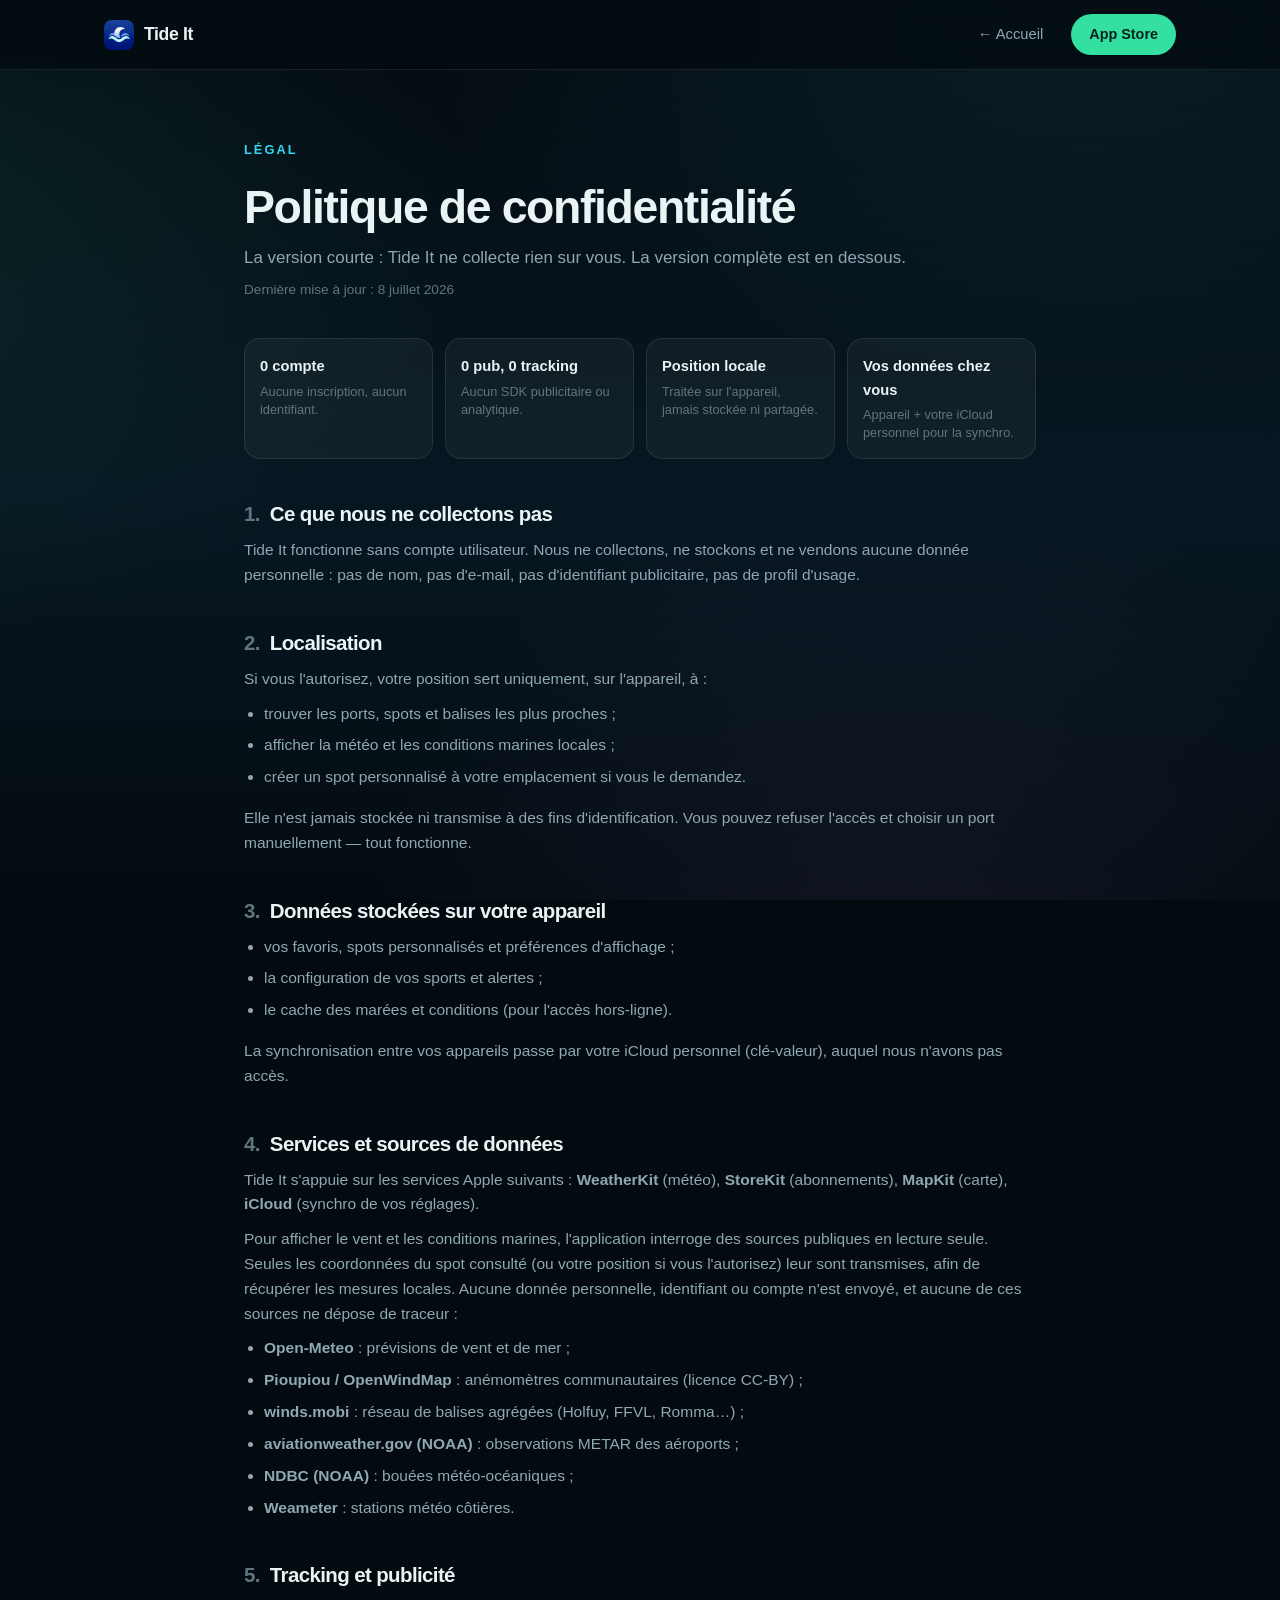
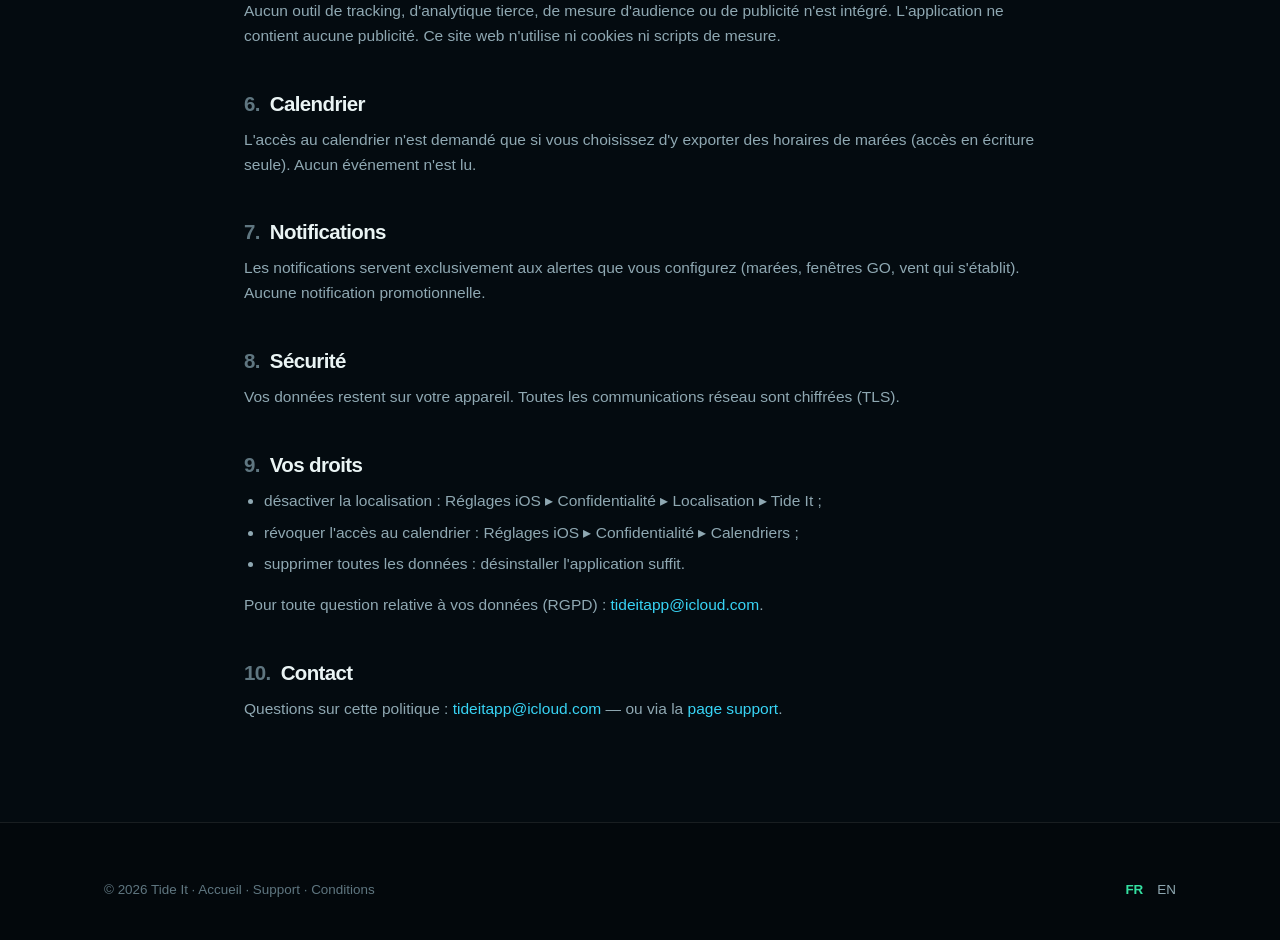
<file: docs/privacy.html>
<!DOCTYPE html>
<html lang="fr">
<head>
<meta charset="UTF-8">
<meta name="viewport" content="width=device-width, initial-scale=1.0">
<title>Politique de confidentialité — Tide It</title>
<meta name="description" content="Tide It ne collecte rien : pas de compte, pas de pub, pas de tracking. Position traitée localement, données sur votre appareil. Politique de confidentialité complète.">
<meta name="robots" content="index, follow">
<meta name="theme-color" content="#040b10">
<link rel="canonical" href="https://smaublanc.github.io/tide-it/privacy.html">
<link rel="alternate" hreflang="fr" href="https://smaublanc.github.io/tide-it/privacy.html">
<link rel="alternate" hreflang="en" href="https://smaublanc.github.io/tide-it/en/privacy.html">
<link rel="alternate" hreflang="x-default" href="https://smaublanc.github.io/tide-it/en/privacy.html">
<link rel="icon" type="image/png" sizes="32x32" href="assets/favicon-32.png">
<link rel="apple-touch-icon" href="assets/apple-touch-icon.png">
<meta property="og:type" content="website">
<meta property="og:site_name" content="Tide It">
<meta property="og:title" content="Politique de confidentialité — Tide It">
<meta property="og:description" content="Pas de compte, pas de pub, pas de tracking. Vos données restent sur votre appareil.">
<meta property="og:url" content="https://smaublanc.github.io/tide-it/privacy.html">
<meta property="og:image" content="https://smaublanc.github.io/tide-it/assets/og-image.jpg">
<link rel="stylesheet" href="assets/site.css">
</head>
<body>
<div class="sea" aria-hidden="true"></div>
<div class="stars" aria-hidden="true"></div>

<nav id="nav" class="on" aria-label="Navigation">
  <div class="nav-in">
    <a class="logo" href="./"><img src="assets/icon-192.png" alt="" width="30" height="30">Tide It</a>
    <div class="nav-links" style="display:flex">
      <a href="./">← Accueil</a>
    </div>
    <a class="nav-cta" href="https://apps.apple.com/fr/app/id6743555259">App Store</a>
  </div>
</nav>

<main class="doc">
  <span class="kicker" style="color:var(--cyan)">Légal</span>
  <h1>Politique de confidentialité</h1>
  <p class="sub">La version courte : Tide It ne collecte rien sur vous. La version complète est en dessous.</p>
  <p class="date">Dernière mise à jour : 8 juillet 2026</p>

  <div class="cards" aria-label="En bref">
    <div class="mini"><b>0 compte</b><span>Aucune inscription, aucun identifiant.</span></div>
    <div class="mini"><b>0 pub, 0 tracking</b><span>Aucun SDK publicitaire ou analytique.</span></div>
    <div class="mini"><b>Position locale</b><span>Traitée sur l'appareil, jamais stockée ni partagée.</span></div>
    <div class="mini"><b>Vos données chez vous</b><span>Appareil + votre iCloud personnel pour la synchro.</span></div>
  </div>

  <h2><span>1.</span>Ce que nous ne collectons pas</h2>
  <p>Tide It fonctionne sans compte utilisateur. Nous ne collectons, ne stockons et ne vendons aucune donnée personnelle : pas de nom, pas d'e-mail, pas d'identifiant publicitaire, pas de profil d'usage.</p>

  <h2><span>2.</span>Localisation</h2>
  <p>Si vous l'autorisez, votre position sert uniquement, sur l'appareil, à :</p>
  <ul>
    <li>trouver les ports, spots et balises les plus proches ;</li>
    <li>afficher la météo et les conditions marines locales ;</li>
    <li>créer un spot personnalisé à votre emplacement si vous le demandez.</li>
  </ul>
  <p>Elle n'est jamais stockée ni transmise à des fins d'identification. Vous pouvez refuser l'accès et choisir un port manuellement — tout fonctionne.</p>

  <h2><span>3.</span>Données stockées sur votre appareil</h2>
  <ul>
    <li>vos favoris, spots personnalisés et préférences d'affichage ;</li>
    <li>la configuration de vos sports et alertes ;</li>
    <li>le cache des marées et conditions (pour l'accès hors-ligne).</li>
  </ul>
  <p>La synchronisation entre vos appareils passe par votre iCloud personnel (clé-valeur), auquel nous n'avons pas accès.</p>

  <h2><span>4.</span>Services et sources de données</h2>
  <p>Tide It s'appuie sur les services Apple suivants : <strong>WeatherKit</strong> (météo), <strong>StoreKit</strong> (abonnements), <strong>MapKit</strong> (carte), <strong>iCloud</strong> (synchro de vos réglages).</p>
  <p>Pour afficher le vent et les conditions marines, l'application interroge des sources publiques en lecture seule. Seules les coordonnées du spot consulté (ou votre position si vous l'autorisez) leur sont transmises, afin de récupérer les mesures locales. Aucune donnée personnelle, identifiant ou compte n'est envoyé, et aucune de ces sources ne dépose de traceur :</p>
  <ul>
    <li><strong>Open-Meteo</strong> : prévisions de vent et de mer ;</li>
    <li><strong>Pioupiou / OpenWindMap</strong> : anémomètres communautaires (licence CC-BY) ;</li>
    <li><strong>winds.mobi</strong> : réseau de balises agrégées (Holfuy, FFVL, Romma…) ;</li>
    <li><strong>aviationweather.gov (NOAA)</strong> : observations METAR des aéroports ;</li>
    <li><strong>NDBC (NOAA)</strong> : bouées météo-océaniques ;</li>
    <li><strong>Weameter</strong> : stations météo côtières.</li>
  </ul>

  <h2><span>5.</span>Tracking et publicité</h2>
  <p>Aucun outil de tracking, d'analytique tierce, de mesure d'audience ou de publicité n'est intégré. L'application ne contient aucune publicité. Ce site web n'utilise ni cookies ni scripts de mesure.</p>

  <h2><span>6.</span>Calendrier</h2>
  <p>L'accès au calendrier n'est demandé que si vous choisissez d'y exporter des horaires de marées (accès en écriture seule). Aucun événement n'est lu.</p>

  <h2><span>7.</span>Notifications</h2>
  <p>Les notifications servent exclusivement aux alertes que vous configurez (marées, fenêtres GO, vent qui s'établit). Aucune notification promotionnelle.</p>

  <h2><span>8.</span>Sécurité</h2>
  <p>Vos données restent sur votre appareil. Toutes les communications réseau sont chiffrées (TLS).</p>

  <h2><span>9.</span>Vos droits</h2>
  <ul>
    <li>désactiver la localisation : Réglages iOS ▸ Confidentialité ▸ Localisation ▸ Tide It ;</li>
    <li>révoquer l'accès au calendrier : Réglages iOS ▸ Confidentialité ▸ Calendriers ;</li>
    <li>supprimer toutes les données : désinstaller l'application suffit.</li>
  </ul>
  <p>Pour toute question relative à vos données (RGPD) : <a href="mailto:tideitapp@icloud.com">tideitapp@icloud.com</a>.</p>

  <h2><span>10.</span>Contact</h2>
  <p>Questions sur cette politique : <a href="mailto:tideitapp@icloud.com">tideitapp@icloud.com</a> — ou via la <a href="support.html">page support</a>.</p>
</main>

<footer>
  <div class="wrap">
    <div class="f-bottom" style="border-top:0;padding-top:0">
      <span>© 2026 Tide It · <a href="./">Accueil</a> · <a href="support.html">Support</a> · <a href="terms.html">Conditions</a></span>
      <span class="lang"><a class="cur" href="privacy.html" lang="fr">FR</a><a href="en/privacy.html" lang="en">EN</a></span>
    </div>
  </div>
</footer>
</body>
</html>
</file>
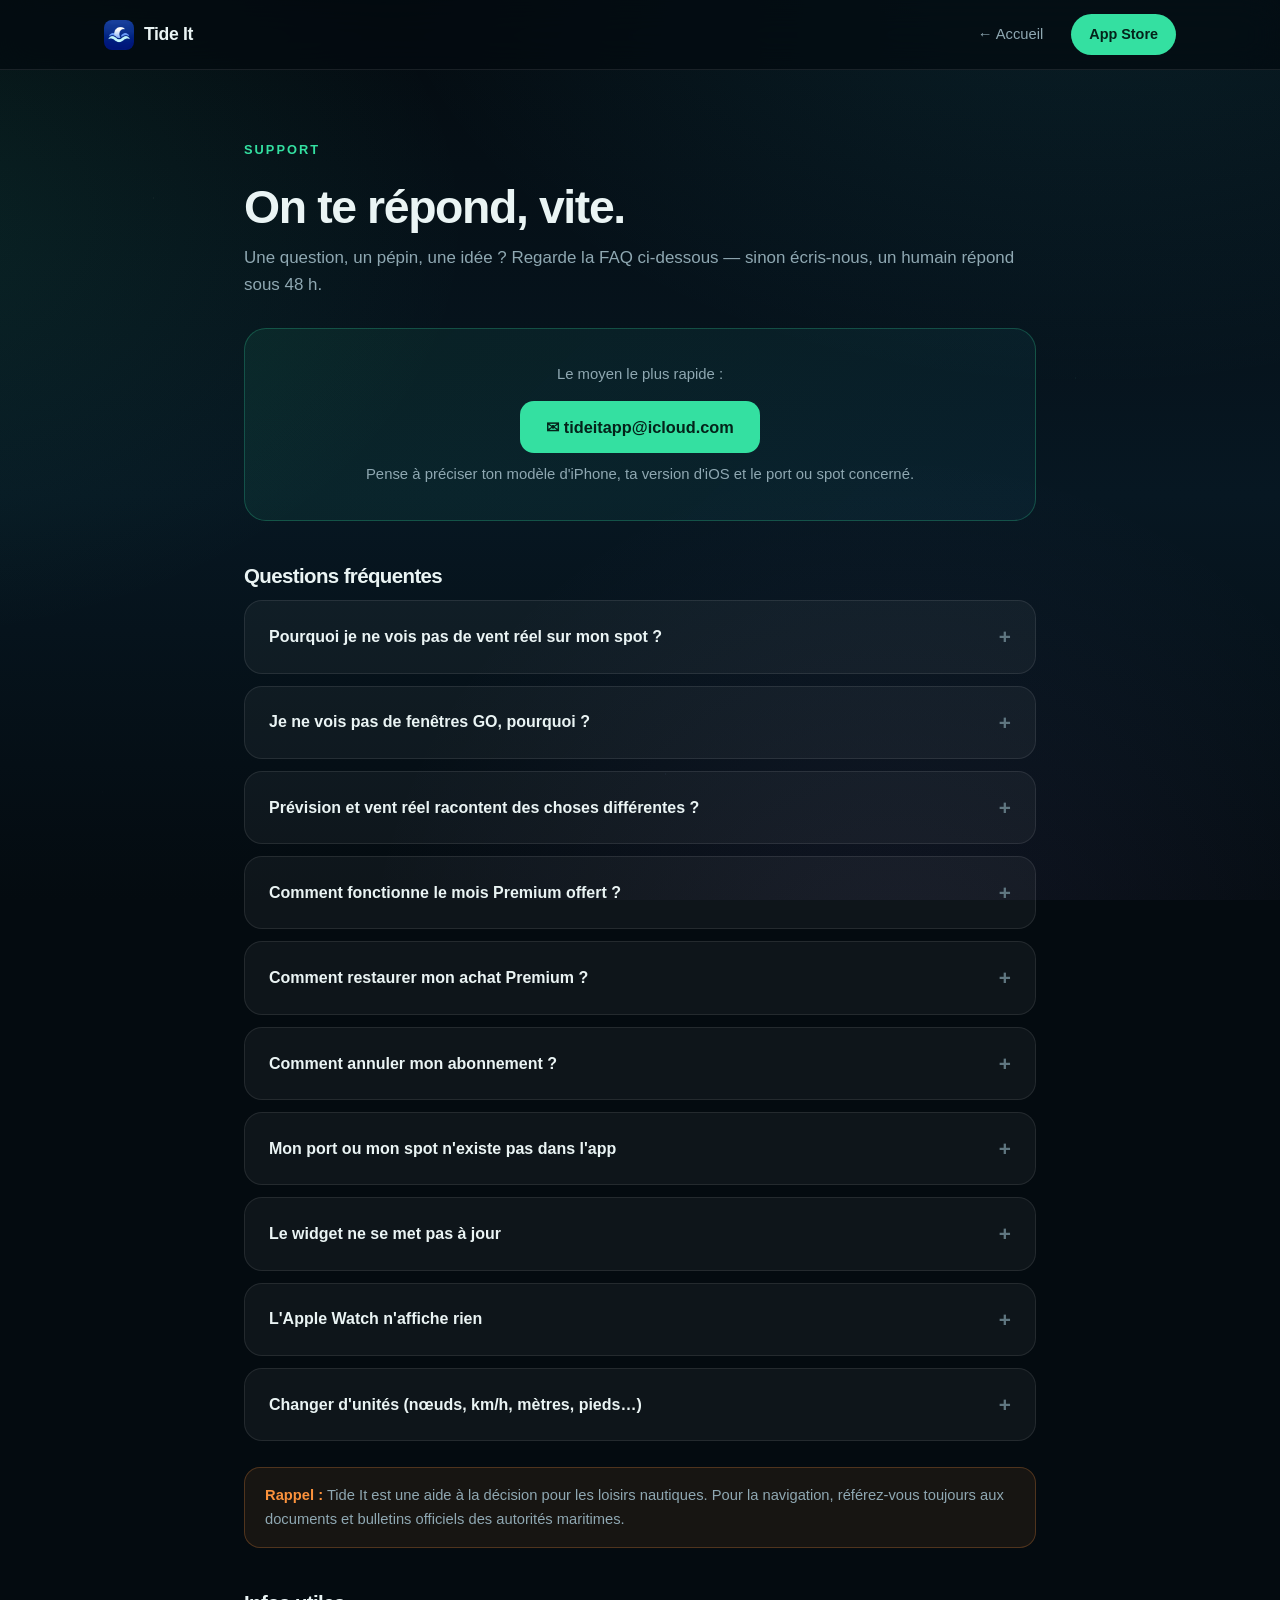
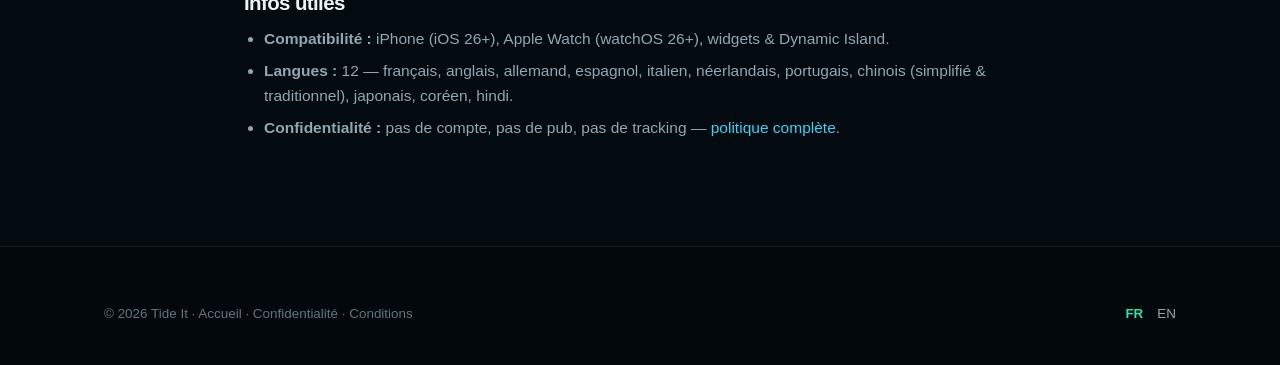
<file: docs/support.html>
<!DOCTYPE html>
<html lang="fr">
<head>
<meta charset="UTF-8">
<meta name="viewport" content="width=device-width, initial-scale=1.0">
<title>Support &amp; FAQ — Tide It</title>
<meta name="description" content="Besoin d'aide avec Tide It ? FAQ complète (vent réel, fenêtres GO, Premium, spots personnalisés) et contact direct — réponse sous 48 h.">
<meta name="robots" content="index, follow">
<meta name="theme-color" content="#040b10">
<meta name="apple-itunes-app" content="app-id=6743555259">
<link rel="canonical" href="https://smaublanc.github.io/tide-it/support.html">
<link rel="alternate" hreflang="fr" href="https://smaublanc.github.io/tide-it/support.html">
<link rel="alternate" hreflang="en" href="https://smaublanc.github.io/tide-it/en/support.html">
<link rel="alternate" hreflang="x-default" href="https://smaublanc.github.io/tide-it/en/support.html">
<link rel="icon" type="image/png" sizes="32x32" href="assets/favicon-32.png">
<link rel="apple-touch-icon" href="assets/apple-touch-icon.png">
<meta property="og:type" content="website">
<meta property="og:site_name" content="Tide It">
<meta property="og:title" content="Support &amp; FAQ — Tide It">
<meta property="og:description" content="FAQ complète et contact direct — réponse sous 48 h.">
<meta property="og:url" content="https://smaublanc.github.io/tide-it/support.html">
<meta property="og:image" content="https://smaublanc.github.io/tide-it/assets/og-image.jpg">
<script type="application/ld+json">
{
  "@context": "https://schema.org",
  "@type": "FAQPage",
  "mainEntity": [
    { "@type": "Question", "name": "Pourquoi je ne vois pas de vent réel sur mon spot ?",
      "acceptedAnswer": { "@type": "Answer", "text": "Le vent réel vient de la balise anémomètre la plus proche. S'il n'y a aucune balise exploitable autour de ton spot, ou si sa mesure est trop ancienne, Tide It n'affiche rien plutôt que d'inventer une valeur. La prévision reste toujours disponible." } },
    { "@type": "Question", "name": "Je ne vois pas de fenêtres GO, pourquoi ?",
      "acceptedAnswer": { "@type": "Answer", "text": "Les fenêtres GO sont une fonction Premium et demandent d'activer au moins un sport dans Réglages ▸ Mes sports. Si les conditions de la semaine ne correspondent pas à tes réglages (vent mini/maxi, niveau), il est aussi possible qu'il n'y ait tout simplement aucune fenêtre honnête à afficher." } },
    { "@type": "Question", "name": "Comment fonctionne le mois Premium offert ?",
      "acceptedAnswer": { "@type": "Answer", "text": "Au premier lancement, Premium s'active gratuitement pendant 1 mois, sans engagement ni moyen de paiement. À la fin, l'app repasse automatiquement en version gratuite. Les abonnés existants ne sont pas concernés." } },
    { "@type": "Question", "name": "Comment restaurer mon achat Premium ?",
      "acceptedAnswer": { "@type": "Answer", "text": "Ouvre Tide It ▸ Réglages ▸ Premium ▸ Restaurer les achats, avec le même identifiant Apple que lors de l'achat." } },
    { "@type": "Question", "name": "Comment annuler mon abonnement ?",
      "acceptedAnswer": { "@type": "Answer", "text": "Réglages iOS ▸ ton nom ▸ Abonnements ▸ Tide It ▸ Annuler. Tu conserves l'accès jusqu'à la fin de la période payée." } },
    { "@type": "Question", "name": "Mon port ou mon spot n'existe pas dans l'app",
      "acceptedAnswer": { "@type": "Answer", "text": "Tide It couvre 3 500+ ports et 284 spots de surf. S'il manque le tien, crée un spot personnalisé (Ports & spots ▸ +) à ta position exacte : il aura sa marée, son vent réel et ses fenêtres GO." } },
    { "@type": "Question", "name": "Le widget ne se met pas à jour",
      "acceptedAnswer": { "@type": "Answer", "text": "iOS limite volontairement la fréquence de rafraîchissement des widgets pour préserver la batterie. Ouvre l'app une fois pour forcer la synchronisation ; le widget suit ensuite le budget accordé par le système." } },
    { "@type": "Question", "name": "L'Apple Watch n'affiche rien",
      "acceptedAnswer": { "@type": "Answer", "text": "Ouvre Tide It sur l'iPhone une première fois pour charger tes spots : la montre se synchronise ensuite automatiquement." } }
  ]
}
</script>
<link rel="stylesheet" href="assets/site.css">
</head>
<body>
<div class="sea" aria-hidden="true"></div>
<div class="stars" aria-hidden="true"></div>

<nav id="nav" class="on" aria-label="Navigation">
  <div class="nav-in">
    <a class="logo" href="./"><img src="assets/icon-192.png" alt="" width="30" height="30">Tide It</a>
    <div class="nav-links" style="display:flex">
      <a href="./">← Accueil</a>
    </div>
    <a class="nav-cta" href="https://apps.apple.com/fr/app/id6743555259">App Store</a>
  </div>
</nav>

<main class="doc">
  <span class="kicker" style="color:var(--mint)">Support</span>
  <h1>On te répond, vite.</h1>
  <p class="sub">Une question, un pépin, une idée ? Regarde la FAQ ci-dessous — sinon écris-nous, un humain répond sous 48 h.</p>

  <div class="contact-card">
    <p>Le moyen le plus rapide :</p>
    <a class="email" href="mailto:tideitapp@icloud.com?subject=Tide%20It%20%E2%80%94%20Support">✉ tideitapp@icloud.com</a>
    <p>Pense à préciser ton modèle d'iPhone, ta version d'iOS et le port ou spot concerné.</p>
  </div>

  <h2>Questions fréquentes</h2>

  <details>
    <summary>Pourquoi je ne vois pas de vent réel sur mon spot ?</summary>
    <p>Le vent réel vient de la <strong>balise anémomètre la plus proche</strong>. S'il n'y a aucune balise exploitable autour de ton spot, ou si sa dernière mesure est trop ancienne, Tide It n'affiche <em>rien</em> plutôt que d'inventer une valeur — c'est voulu. La prévision, elle, reste toujours disponible.</p>
  </details>
  <details>
    <summary>Je ne vois pas de fenêtres GO, pourquoi ?</summary>
    <p>Trois causes possibles : les fenêtres GO sont une fonction <strong>Premium</strong> ; il faut avoir activé au moins un sport dans <strong>Réglages ▸ Mes sports</strong> ; et si la semaine ne correspond vraiment pas à tes réglages (vent mini/maxi, niveau), il n'y a honnêtement… aucune fenêtre à afficher.</p>
  </details>
  <details>
    <summary>Prévision et vent réel racontent des choses différentes ?</summary>
    <p>C'est exactement pour ça que les deux sont affichés séparément. La jauge de confiance mesure cet écart en continu ; en Premium, l'option <strong>Réglages ▸ Précision ▸ Corriger le vent avec le réel</strong> applique le biais appris à la courbe et aux fenêtres GO.</p>
  </details>
  <details>
    <summary>Comment fonctionne le mois Premium offert ?</summary>
    <p>Au premier lancement, Premium s'active gratuitement pendant <strong>1 mois</strong>, sans engagement et sans moyen de paiement. À la fin, l'app repasse automatiquement en version gratuite — rien à annuler. Les abonnés existants ne sont pas concernés.</p>
  </details>
  <details>
    <summary>Comment restaurer mon achat Premium ?</summary>
    <p>Tide It ▸ <strong>Réglages ▸ Premium ▸ Restaurer les achats</strong>, connecté avec le même identifiant Apple que lors de l'achat.</p>
  </details>
  <details>
    <summary>Comment annuler mon abonnement ?</summary>
    <p>Réglages iOS ▸ <strong>ton nom ▸ Abonnements ▸ Tide It ▸ Annuler</strong>. Tu gardes l'accès jusqu'à la fin de la période déjà payée.</p>
  </details>
  <details>
    <summary>Mon port ou mon spot n'existe pas dans l'app</summary>
    <p>Tide It couvre 3 500+ ports et 284 spots de surf. S'il manque le tien, crée un <strong>spot personnalisé</strong> (Ports &amp; spots ▸ +) à ta position exacte : il aura sa marée, son vent réel et ses fenêtres GO.</p>
  </details>
  <details>
    <summary>Le widget ne se met pas à jour</summary>
    <p>iOS limite volontairement la fréquence de rafraîchissement des widgets pour préserver la batterie. Ouvre l'app une fois pour forcer la synchro ; le widget suit ensuite le budget accordé par le système.</p>
  </details>
  <details>
    <summary>L'Apple Watch n'affiche rien</summary>
    <p>Ouvre Tide It sur l'iPhone une première fois pour charger tes spots : la montre se synchronise ensuite toute seule.</p>
  </details>
  <details>
    <summary>Changer d'unités (nœuds, km/h, mètres, pieds…)</summary>
    <p><strong>Réglages ▸ Unités</strong> : vent en kn, km/h, mph ou m/s ; hauteurs en mètres ou pieds ; températures en °C ou °F.</p>
  </details>

  <div class="notice"><b>Rappel :</b> Tide It est une aide à la décision pour les loisirs nautiques. Pour la navigation, référez-vous toujours aux documents et bulletins officiels des autorités maritimes.</div>

  <h2>Infos utiles</h2>
  <ul>
    <li><strong>Compatibilité :</strong> iPhone (iOS 26+), Apple Watch (watchOS 26+), widgets &amp; Dynamic Island.</li>
    <li><strong>Langues :</strong> 12 — français, anglais, allemand, espagnol, italien, néerlandais, portugais, chinois (simplifié &amp; traditionnel), japonais, coréen, hindi.</li>
    <li><strong>Confidentialité :</strong> pas de compte, pas de pub, pas de tracking — <a href="privacy.html">politique complète</a>.</li>
  </ul>
</main>

<footer>
  <div class="wrap">
    <div class="f-bottom" style="border-top:0;padding-top:0">
      <span>© 2026 Tide It · <a href="./">Accueil</a> · <a href="privacy.html">Confidentialité</a> · <a href="terms.html">Conditions</a></span>
      <span class="lang"><a class="cur" href="support.html" lang="fr">FR</a><a href="en/support.html" lang="en">EN</a></span>
    </div>
  </div>
</footer>
</body>
</html>
</file>
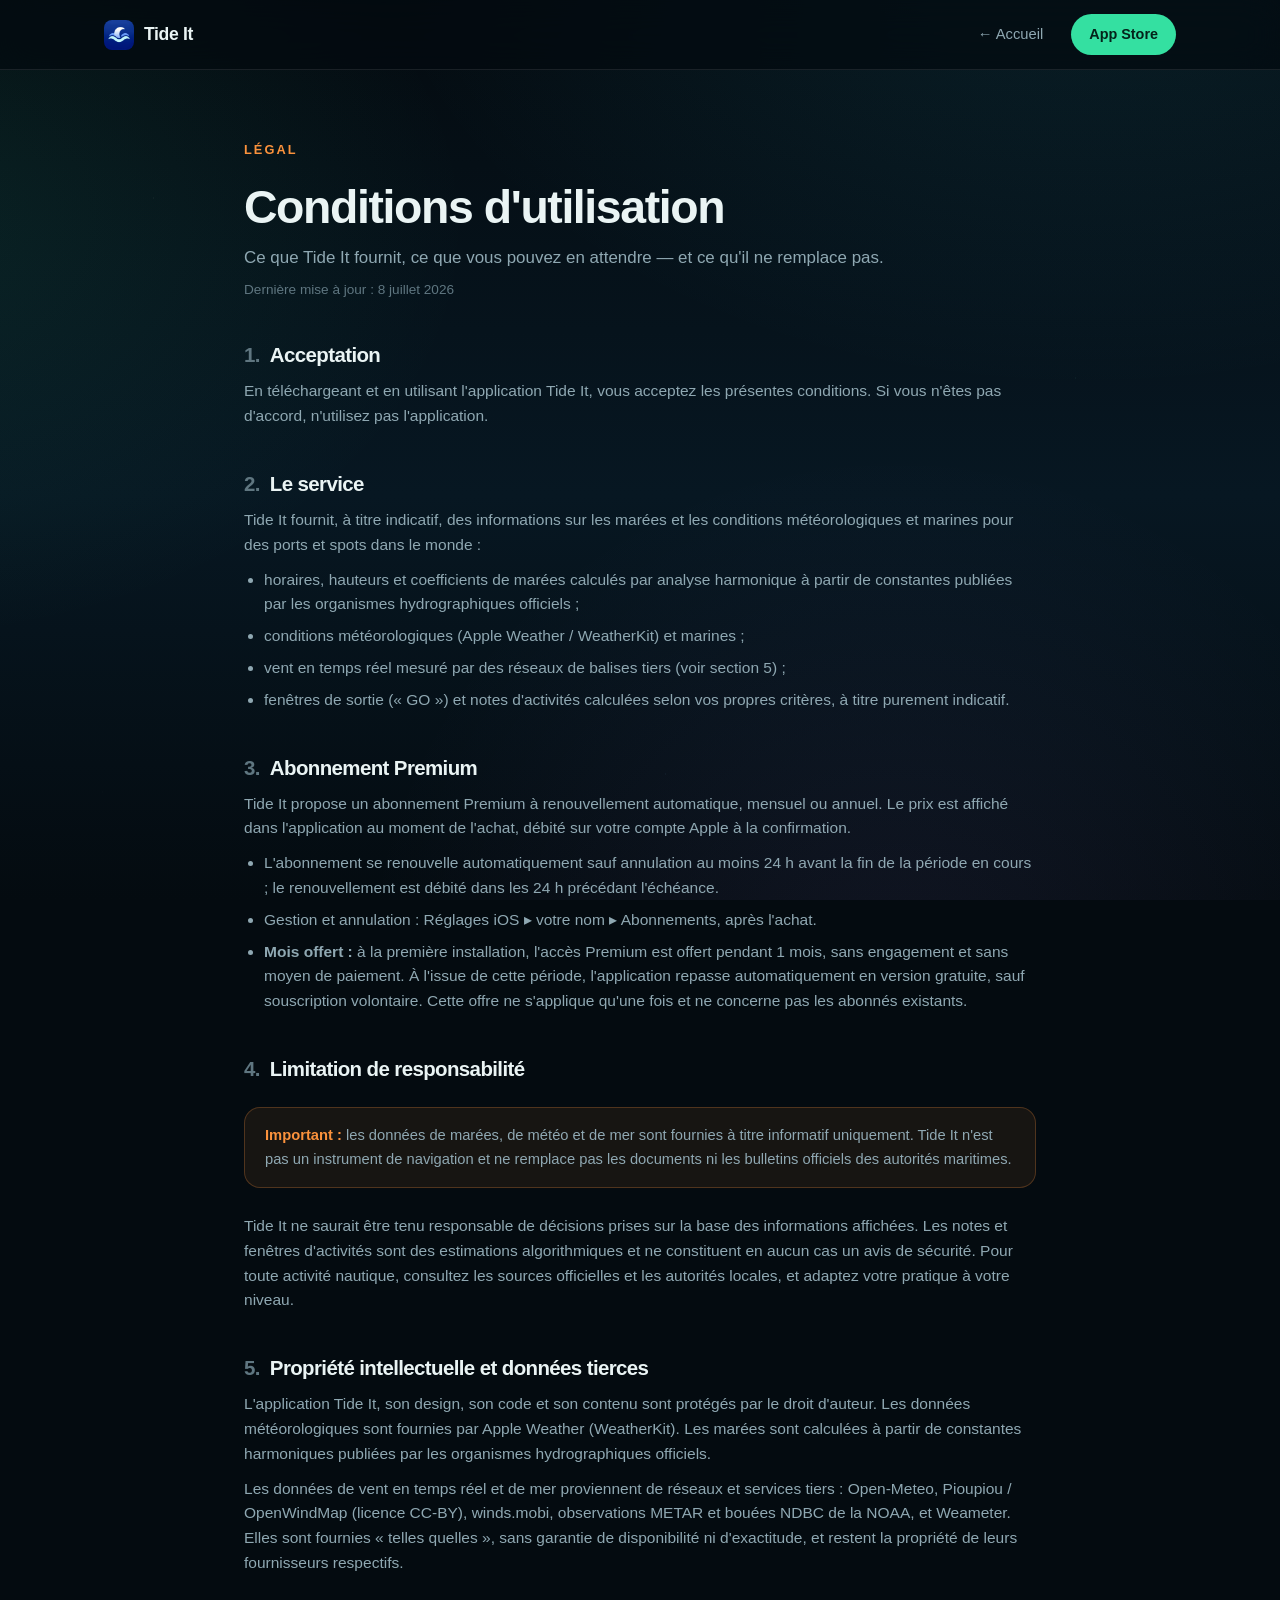
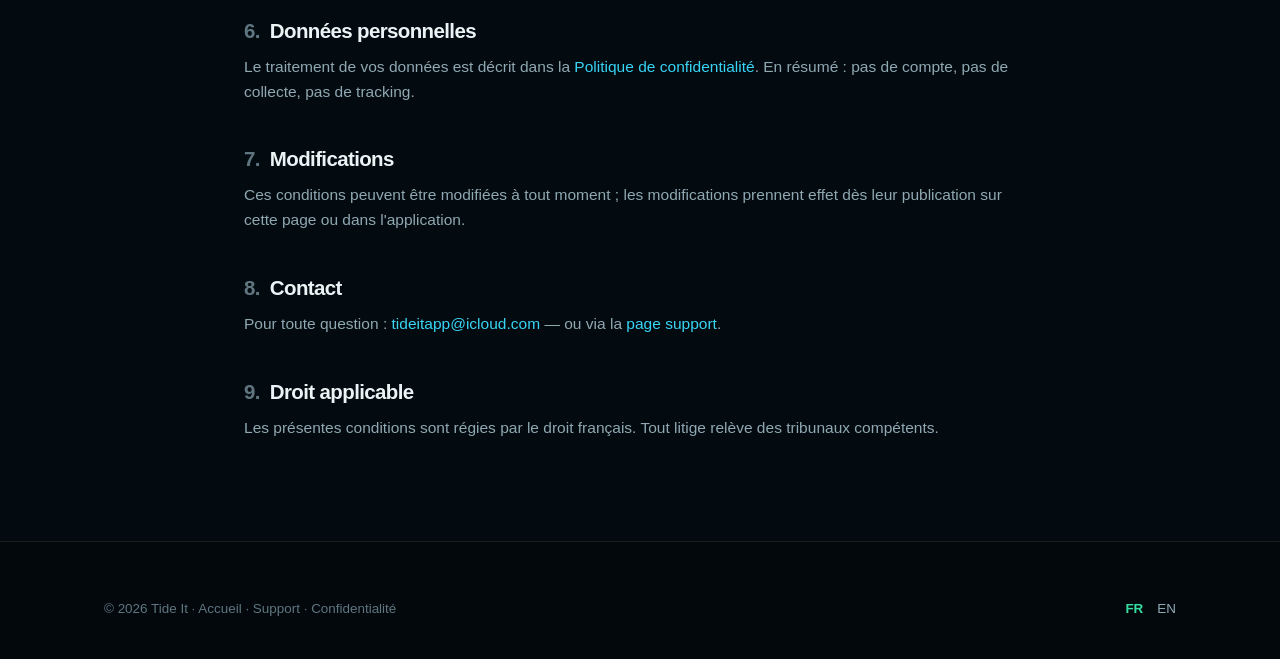
<file: docs/terms.html>
<!DOCTYPE html>
<html lang="fr">
<head>
<meta charset="UTF-8">
<meta name="viewport" content="width=device-width, initial-scale=1.0">
<title>Conditions d'utilisation — Tide It</title>
<meta name="description" content="Conditions d'utilisation de l'application Tide It : service, abonnement Premium, mois d'essai offert, limitation de responsabilité, propriété intellectuelle.">
<meta name="robots" content="index, follow">
<meta name="theme-color" content="#040b10">
<link rel="canonical" href="https://smaublanc.github.io/tide-it/terms.html">
<link rel="alternate" hreflang="fr" href="https://smaublanc.github.io/tide-it/terms.html">
<link rel="alternate" hreflang="en" href="https://smaublanc.github.io/tide-it/en/terms.html">
<link rel="alternate" hreflang="x-default" href="https://smaublanc.github.io/tide-it/en/terms.html">
<link rel="icon" type="image/png" sizes="32x32" href="assets/favicon-32.png">
<link rel="apple-touch-icon" href="assets/apple-touch-icon.png">
<meta property="og:type" content="website">
<meta property="og:site_name" content="Tide It">
<meta property="og:title" content="Conditions d'utilisation — Tide It">
<meta property="og:description" content="Service, abonnement Premium, responsabilité : les conditions d'utilisation de Tide It.">
<meta property="og:url" content="https://smaublanc.github.io/tide-it/terms.html">
<meta property="og:image" content="https://smaublanc.github.io/tide-it/assets/og-image.jpg">
<link rel="stylesheet" href="assets/site.css">
</head>
<body>
<div class="sea" aria-hidden="true"></div>
<div class="stars" aria-hidden="true"></div>

<nav id="nav" class="on" aria-label="Navigation">
  <div class="nav-in">
    <a class="logo" href="./"><img src="assets/icon-192.png" alt="" width="30" height="30">Tide It</a>
    <div class="nav-links" style="display:flex">
      <a href="./">← Accueil</a>
    </div>
    <a class="nav-cta" href="https://apps.apple.com/fr/app/id6743555259">App Store</a>
  </div>
</nav>

<main class="doc">
  <span class="kicker" style="color:var(--orange)">Légal</span>
  <h1>Conditions d'utilisation</h1>
  <p class="sub">Ce que Tide It fournit, ce que vous pouvez en attendre — et ce qu'il ne remplace pas.</p>
  <p class="date">Dernière mise à jour : 8 juillet 2026</p>

  <h2><span>1.</span>Acceptation</h2>
  <p>En téléchargeant et en utilisant l'application Tide It, vous acceptez les présentes conditions. Si vous n'êtes pas d'accord, n'utilisez pas l'application.</p>

  <h2><span>2.</span>Le service</h2>
  <p>Tide It fournit, à titre indicatif, des informations sur les marées et les conditions météorologiques et marines pour des ports et spots dans le monde :</p>
  <ul>
    <li>horaires, hauteurs et coefficients de marées calculés par analyse harmonique à partir de constantes publiées par les organismes hydrographiques officiels ;</li>
    <li>conditions météorologiques (Apple Weather / WeatherKit) et marines ;</li>
    <li>vent en temps réel mesuré par des réseaux de balises tiers (voir section 5) ;</li>
    <li>fenêtres de sortie (« GO ») et notes d'activités calculées selon vos propres critères, à titre purement indicatif.</li>
  </ul>

  <h2><span>3.</span>Abonnement Premium</h2>
  <p>Tide It propose un abonnement Premium à renouvellement automatique, mensuel ou annuel. Le prix est affiché dans l'application au moment de l'achat, débité sur votre compte Apple à la confirmation.</p>
  <ul>
    <li>L'abonnement se renouvelle automatiquement sauf annulation au moins 24 h avant la fin de la période en cours ; le renouvellement est débité dans les 24 h précédant l'échéance.</li>
    <li>Gestion et annulation : Réglages iOS ▸ votre nom ▸ Abonnements, après l'achat.</li>
    <li><strong>Mois offert :</strong> à la première installation, l'accès Premium est offert pendant 1 mois, sans engagement et sans moyen de paiement. À l'issue de cette période, l'application repasse automatiquement en version gratuite, sauf souscription volontaire. Cette offre ne s'applique qu'une fois et ne concerne pas les abonnés existants.</li>
  </ul>

  <h2><span>4.</span>Limitation de responsabilité</h2>
  <div class="notice"><b>Important :</b> les données de marées, de météo et de mer sont fournies à titre informatif uniquement. Tide It n'est pas un instrument de navigation et ne remplace pas les documents ni les bulletins officiels des autorités maritimes.</div>
  <p>Tide It ne saurait être tenu responsable de décisions prises sur la base des informations affichées. Les notes et fenêtres d'activités sont des estimations algorithmiques et ne constituent en aucun cas un avis de sécurité. Pour toute activité nautique, consultez les sources officielles et les autorités locales, et adaptez votre pratique à votre niveau.</p>

  <h2><span>5.</span>Propriété intellectuelle et données tierces</h2>
  <p>L'application Tide It, son design, son code et son contenu sont protégés par le droit d'auteur. Les données météorologiques sont fournies par Apple Weather (WeatherKit). Les marées sont calculées à partir de constantes harmoniques publiées par les organismes hydrographiques officiels.</p>
  <p>Les données de vent en temps réel et de mer proviennent de réseaux et services tiers : Open-Meteo, Pioupiou / OpenWindMap (licence CC-BY), winds.mobi, observations METAR et bouées NDBC de la NOAA, et Weameter. Elles sont fournies « telles quelles », sans garantie de disponibilité ni d'exactitude, et restent la propriété de leurs fournisseurs respectifs.</p>

  <h2><span>6.</span>Données personnelles</h2>
  <p>Le traitement de vos données est décrit dans la <a href="privacy.html">Politique de confidentialité</a>. En résumé : pas de compte, pas de collecte, pas de tracking.</p>

  <h2><span>7.</span>Modifications</h2>
  <p>Ces conditions peuvent être modifiées à tout moment ; les modifications prennent effet dès leur publication sur cette page ou dans l'application.</p>

  <h2><span>8.</span>Contact</h2>
  <p>Pour toute question : <a href="mailto:tideitapp@icloud.com">tideitapp@icloud.com</a> — ou via la <a href="support.html">page support</a>.</p>

  <h2><span>9.</span>Droit applicable</h2>
  <p>Les présentes conditions sont régies par le droit français. Tout litige relève des tribunaux compétents.</p>
</main>

<footer>
  <div class="wrap">
    <div class="f-bottom" style="border-top:0;padding-top:0">
      <span>© 2026 Tide It · <a href="./">Accueil</a> · <a href="support.html">Support</a> · <a href="privacy.html">Confidentialité</a></span>
      <span class="lang"><a class="cur" href="terms.html" lang="fr">FR</a><a href="en/terms.html" lang="en">EN</a></span>
    </div>
  </div>
</footer>
</body>
</html>
</file>
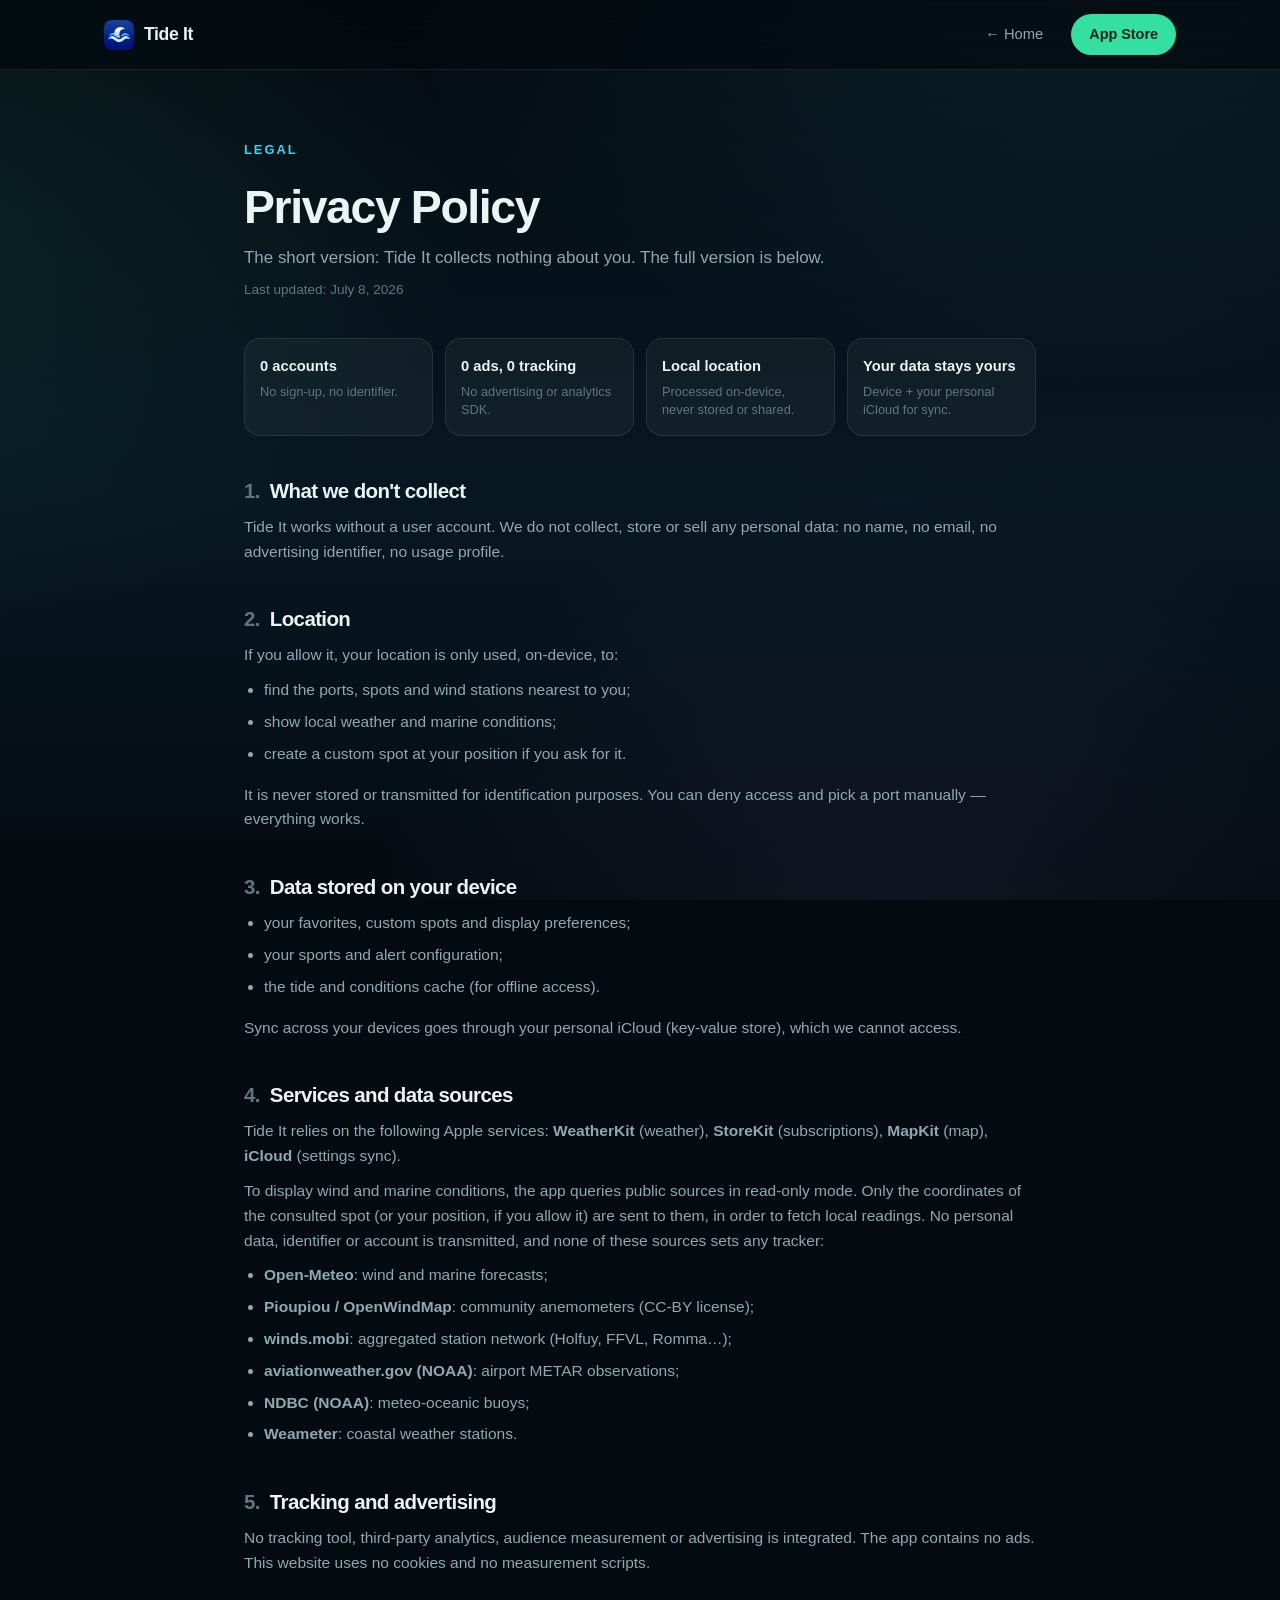
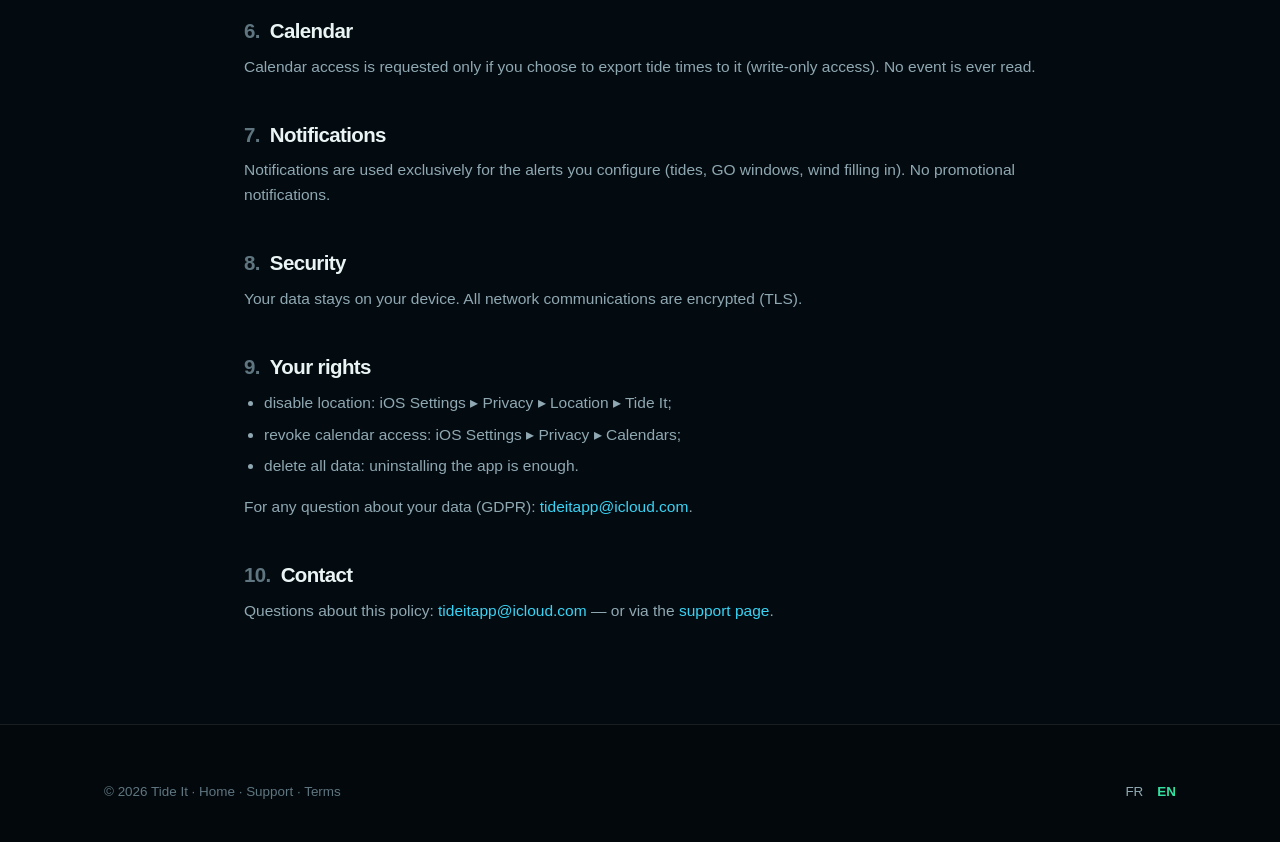
<file: docs/en/privacy.html>
<!DOCTYPE html>
<html lang="en">
<head>
<meta charset="UTF-8">
<meta name="viewport" content="width=device-width, initial-scale=1.0">
<title>Privacy Policy — Tide It</title>
<meta name="description" content="Tide It collects nothing: no account, no ads, no tracking. Location processed on-device, data stays on your device. Full privacy policy.">
<meta name="robots" content="index, follow">
<meta name="theme-color" content="#040b10">
<link rel="canonical" href="https://smaublanc.github.io/tide-it/en/privacy.html">
<link rel="alternate" hreflang="fr" href="https://smaublanc.github.io/tide-it/privacy.html">
<link rel="alternate" hreflang="en" href="https://smaublanc.github.io/tide-it/en/privacy.html">
<link rel="alternate" hreflang="x-default" href="https://smaublanc.github.io/tide-it/en/privacy.html">
<link rel="icon" type="image/png" sizes="32x32" href="../assets/favicon-32.png">
<link rel="apple-touch-icon" href="../assets/apple-touch-icon.png">
<meta property="og:type" content="website">
<meta property="og:site_name" content="Tide It">
<meta property="og:title" content="Privacy Policy — Tide It">
<meta property="og:description" content="No account, no ads, no tracking. Your data stays on your device.">
<meta property="og:url" content="https://smaublanc.github.io/tide-it/en/privacy.html">
<meta property="og:image" content="https://smaublanc.github.io/tide-it/assets/og-image.jpg">
<link rel="stylesheet" href="../assets/site.css">
</head>
<body>
<div class="sea" aria-hidden="true"></div>
<div class="stars" aria-hidden="true"></div>

<nav id="nav" class="on" aria-label="Navigation">
  <div class="nav-in">
    <a class="logo" href="./"><img src="../assets/icon-192.png" alt="" width="30" height="30">Tide It</a>
    <div class="nav-links" style="display:flex">
      <a href="./">← Home</a>
    </div>
    <a class="nav-cta" href="https://apps.apple.com/app/id6743555259">App Store</a>
  </div>
</nav>

<main class="doc">
  <span class="kicker" style="color:var(--cyan)">Legal</span>
  <h1>Privacy Policy</h1>
  <p class="sub">The short version: Tide It collects nothing about you. The full version is below.</p>
  <p class="date">Last updated: July 8, 2026</p>

  <div class="cards" aria-label="At a glance">
    <div class="mini"><b>0 accounts</b><span>No sign-up, no identifier.</span></div>
    <div class="mini"><b>0 ads, 0 tracking</b><span>No advertising or analytics SDK.</span></div>
    <div class="mini"><b>Local location</b><span>Processed on-device, never stored or shared.</span></div>
    <div class="mini"><b>Your data stays yours</b><span>Device + your personal iCloud for sync.</span></div>
  </div>

  <h2><span>1.</span>What we don't collect</h2>
  <p>Tide It works without a user account. We do not collect, store or sell any personal data: no name, no email, no advertising identifier, no usage profile.</p>

  <h2><span>2.</span>Location</h2>
  <p>If you allow it, your location is only used, on-device, to:</p>
  <ul>
    <li>find the ports, spots and wind stations nearest to you;</li>
    <li>show local weather and marine conditions;</li>
    <li>create a custom spot at your position if you ask for it.</li>
  </ul>
  <p>It is never stored or transmitted for identification purposes. You can deny access and pick a port manually — everything works.</p>

  <h2><span>3.</span>Data stored on your device</h2>
  <ul>
    <li>your favorites, custom spots and display preferences;</li>
    <li>your sports and alert configuration;</li>
    <li>the tide and conditions cache (for offline access).</li>
  </ul>
  <p>Sync across your devices goes through your personal iCloud (key-value store), which we cannot access.</p>

  <h2><span>4.</span>Services and data sources</h2>
  <p>Tide It relies on the following Apple services: <strong>WeatherKit</strong> (weather), <strong>StoreKit</strong> (subscriptions), <strong>MapKit</strong> (map), <strong>iCloud</strong> (settings sync).</p>
  <p>To display wind and marine conditions, the app queries public sources in read-only mode. Only the coordinates of the consulted spot (or your position, if you allow it) are sent to them, in order to fetch local readings. No personal data, identifier or account is transmitted, and none of these sources sets any tracker:</p>
  <ul>
    <li><strong>Open-Meteo</strong>: wind and marine forecasts;</li>
    <li><strong>Pioupiou / OpenWindMap</strong>: community anemometers (CC-BY license);</li>
    <li><strong>winds.mobi</strong>: aggregated station network (Holfuy, FFVL, Romma…);</li>
    <li><strong>aviationweather.gov (NOAA)</strong>: airport METAR observations;</li>
    <li><strong>NDBC (NOAA)</strong>: meteo-oceanic buoys;</li>
    <li><strong>Weameter</strong>: coastal weather stations.</li>
  </ul>

  <h2><span>5.</span>Tracking and advertising</h2>
  <p>No tracking tool, third-party analytics, audience measurement or advertising is integrated. The app contains no ads. This website uses no cookies and no measurement scripts.</p>

  <h2><span>6.</span>Calendar</h2>
  <p>Calendar access is requested only if you choose to export tide times to it (write-only access). No event is ever read.</p>

  <h2><span>7.</span>Notifications</h2>
  <p>Notifications are used exclusively for the alerts you configure (tides, GO windows, wind filling in). No promotional notifications.</p>

  <h2><span>8.</span>Security</h2>
  <p>Your data stays on your device. All network communications are encrypted (TLS).</p>

  <h2><span>9.</span>Your rights</h2>
  <ul>
    <li>disable location: iOS Settings ▸ Privacy ▸ Location ▸ Tide It;</li>
    <li>revoke calendar access: iOS Settings ▸ Privacy ▸ Calendars;</li>
    <li>delete all data: uninstalling the app is enough.</li>
  </ul>
  <p>For any question about your data (GDPR): <a href="mailto:tideitapp@icloud.com">tideitapp@icloud.com</a>.</p>

  <h2><span>10.</span>Contact</h2>
  <p>Questions about this policy: <a href="mailto:tideitapp@icloud.com">tideitapp@icloud.com</a> — or via the <a href="support.html">support page</a>.</p>
</main>

<footer>
  <div class="wrap">
    <div class="f-bottom" style="border-top:0;padding-top:0">
      <span>© 2026 Tide It · <a href="./">Home</a> · <a href="support.html">Support</a> · <a href="terms.html">Terms</a></span>
      <span class="lang"><a href="../privacy.html" lang="fr">FR</a><a class="cur" href="privacy.html" lang="en">EN</a></span>
    </div>
  </div>
</footer>
</body>
</html>
</file>
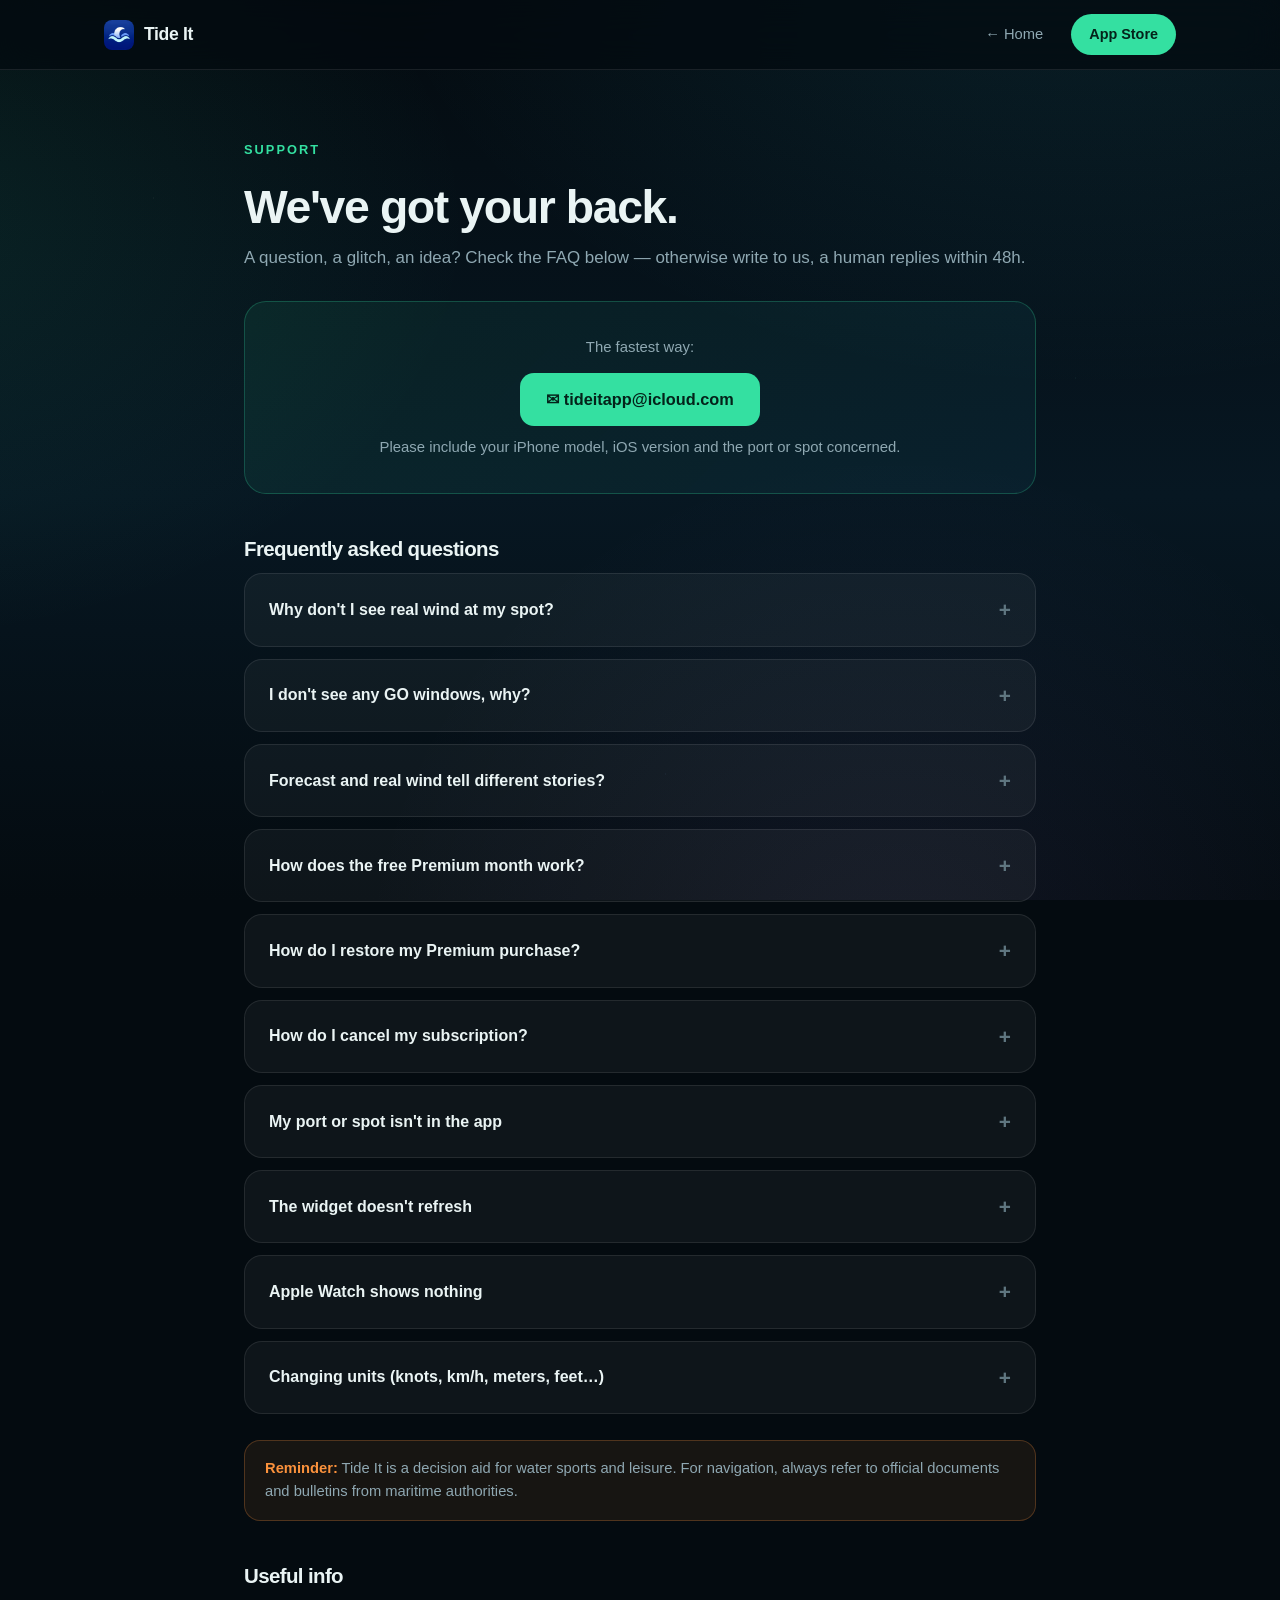
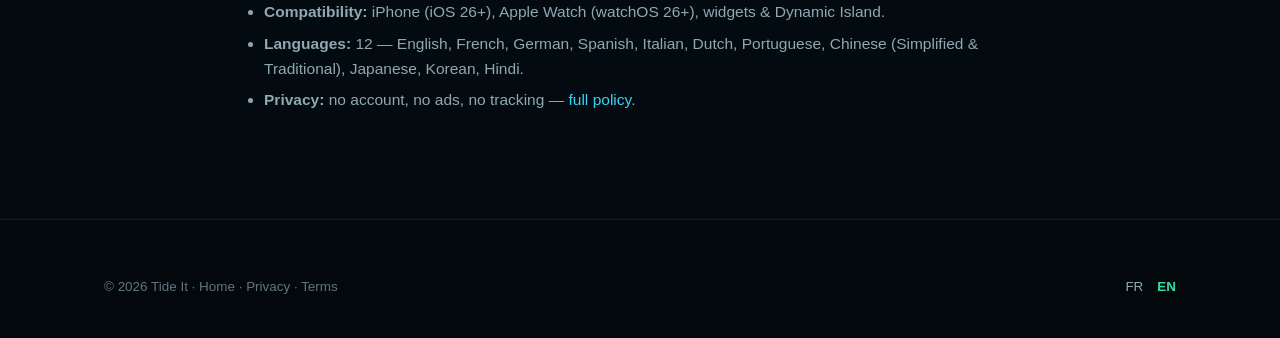
<file: docs/en/support.html>
<!DOCTYPE html>
<html lang="en">
<head>
<meta charset="UTF-8">
<meta name="viewport" content="width=device-width, initial-scale=1.0">
<title>Support &amp; FAQ — Tide It</title>
<meta name="description" content="Need help with Tide It? Full FAQ (real wind, GO windows, Premium, custom spots) and direct contact — reply within 48h.">
<meta name="robots" content="index, follow">
<meta name="theme-color" content="#040b10">
<meta name="apple-itunes-app" content="app-id=6743555259">
<link rel="canonical" href="https://smaublanc.github.io/tide-it/en/support.html">
<link rel="alternate" hreflang="fr" href="https://smaublanc.github.io/tide-it/support.html">
<link rel="alternate" hreflang="en" href="https://smaublanc.github.io/tide-it/en/support.html">
<link rel="alternate" hreflang="x-default" href="https://smaublanc.github.io/tide-it/en/support.html">
<link rel="icon" type="image/png" sizes="32x32" href="../assets/favicon-32.png">
<link rel="apple-touch-icon" href="../assets/apple-touch-icon.png">
<meta property="og:type" content="website">
<meta property="og:site_name" content="Tide It">
<meta property="og:title" content="Support &amp; FAQ — Tide It">
<meta property="og:description" content="Full FAQ and direct contact — reply within 48h.">
<meta property="og:url" content="https://smaublanc.github.io/tide-it/en/support.html">
<meta property="og:image" content="https://smaublanc.github.io/tide-it/assets/og-image.jpg">
<script type="application/ld+json">
{
  "@context": "https://schema.org",
  "@type": "FAQPage",
  "mainEntity": [
    { "@type": "Question", "name": "Why don't I see real wind at my spot?",
      "acceptedAnswer": { "@type": "Answer", "text": "Real wind comes from the nearest anemometer station. If there is no usable station around your spot, or its reading is too old, Tide It shows nothing rather than inventing a value. The forecast always remains available." } },
    { "@type": "Question", "name": "I don't see any GO windows, why?",
      "acceptedAnswer": { "@type": "Answer", "text": "GO windows are a Premium feature and require at least one sport enabled in Settings > My sports. If the week's conditions genuinely don't match your settings (min/max wind, level), there may simply be no honest window to show." } },
    { "@type": "Question", "name": "How does the free Premium month work?",
      "acceptedAnswer": { "@type": "Answer", "text": "On first launch, Premium activates free for 1 month, with no commitment and no payment method. When it ends, the app automatically returns to the free tier. Existing subscribers are not affected." } },
    { "@type": "Question", "name": "How do I restore my Premium purchase?",
      "acceptedAnswer": { "@type": "Answer", "text": "Open Tide It > Settings > Premium > Restore purchases, signed in with the same Apple ID used for the purchase." } },
    { "@type": "Question", "name": "How do I cancel my subscription?",
      "acceptedAnswer": { "@type": "Answer", "text": "iOS Settings > your name > Subscriptions > Tide It > Cancel. You keep access until the end of the paid period." } },
    { "@type": "Question", "name": "My port or spot isn't in the app",
      "acceptedAnswer": { "@type": "Answer", "text": "Tide It covers 3,500+ ports and 284 surf spots. If yours is missing, create a custom spot (Ports & spots > +) at your exact position: it gets its own tide, real wind and GO windows." } },
    { "@type": "Question", "name": "The widget doesn't refresh",
      "acceptedAnswer": { "@type": "Answer", "text": "iOS deliberately limits widget refresh frequency to preserve battery. Open the app once to force a sync; the widget then follows the budget granted by the system." } },
    { "@type": "Question", "name": "Apple Watch shows nothing",
      "acceptedAnswer": { "@type": "Answer", "text": "Open Tide It on the iPhone once to load your spots: the watch then syncs automatically." } }
  ]
}
</script>
<link rel="stylesheet" href="../assets/site.css">
</head>
<body>
<div class="sea" aria-hidden="true"></div>
<div class="stars" aria-hidden="true"></div>

<nav id="nav" class="on" aria-label="Navigation">
  <div class="nav-in">
    <a class="logo" href="./"><img src="../assets/icon-192.png" alt="" width="30" height="30">Tide It</a>
    <div class="nav-links" style="display:flex">
      <a href="./">← Home</a>
    </div>
    <a class="nav-cta" href="https://apps.apple.com/app/id6743555259">App Store</a>
  </div>
</nav>

<main class="doc">
  <span class="kicker" style="color:var(--mint)">Support</span>
  <h1>We've got your back.</h1>
  <p class="sub">A question, a glitch, an idea? Check the FAQ below — otherwise write to us, a human replies within 48h.</p>

  <div class="contact-card">
    <p>The fastest way:</p>
    <a class="email" href="mailto:tideitapp@icloud.com?subject=Tide%20It%20%E2%80%94%20Support">✉ tideitapp@icloud.com</a>
    <p>Please include your iPhone model, iOS version and the port or spot concerned.</p>
  </div>

  <h2>Frequently asked questions</h2>

  <details>
    <summary>Why don't I see real wind at my spot?</summary>
    <p>Real wind comes from the <strong>nearest anemometer station</strong>. If there is no usable station around your spot, or its latest reading is too old, Tide It shows <em>nothing</em> rather than inventing a value — by design. The forecast always remains available.</p>
  </details>
  <details>
    <summary>I don't see any GO windows, why?</summary>
    <p>Three possible causes: GO windows are a <strong>Premium</strong> feature; you need at least one sport enabled in <strong>Settings ▸ My sports</strong>; and if the week genuinely doesn't match your settings (min/max wind, level), there is honestly… no window to show.</p>
  </details>
  <details>
    <summary>Forecast and real wind tell different stories?</summary>
    <p>That's exactly why both are shown separately. The confidence gauge measures this gap continuously; with Premium, <strong>Settings ▸ Accuracy ▸ Correct wind with real readings</strong> applies the learned bias to the curve and GO windows.</p>
  </details>
  <details>
    <summary>How does the free Premium month work?</summary>
    <p>On first launch, Premium activates free for <strong>1 month</strong>, with no commitment and no payment method. When it ends, the app automatically returns to the free tier — nothing to cancel. Existing subscribers are not affected.</p>
  </details>
  <details>
    <summary>How do I restore my Premium purchase?</summary>
    <p>Tide It ▸ <strong>Settings ▸ Premium ▸ Restore purchases</strong>, signed in with the same Apple ID used for the purchase.</p>
  </details>
  <details>
    <summary>How do I cancel my subscription?</summary>
    <p>iOS Settings ▸ <strong>your name ▸ Subscriptions ▸ Tide It ▸ Cancel</strong>. You keep access until the end of the paid period.</p>
  </details>
  <details>
    <summary>My port or spot isn't in the app</summary>
    <p>Tide It covers 3,500+ ports and 284 surf spots. If yours is missing, create a <strong>custom spot</strong> (Ports &amp; spots ▸ +) at your exact position: it gets its own tide, real wind and GO windows.</p>
  </details>
  <details>
    <summary>The widget doesn't refresh</summary>
    <p>iOS deliberately limits widget refresh frequency to preserve battery. Open the app once to force a sync; the widget then follows the budget granted by the system.</p>
  </details>
  <details>
    <summary>Apple Watch shows nothing</summary>
    <p>Open Tide It on the iPhone once to load your spots: the watch then syncs on its own.</p>
  </details>
  <details>
    <summary>Changing units (knots, km/h, meters, feet…)</summary>
    <p><strong>Settings ▸ Units</strong>: wind in kn, km/h, mph or m/s; heights in meters or feet; temperatures in °C or °F.</p>
  </details>

  <div class="notice"><b>Reminder:</b> Tide It is a decision aid for water sports and leisure. For navigation, always refer to official documents and bulletins from maritime authorities.</div>

  <h2>Useful info</h2>
  <ul>
    <li><strong>Compatibility:</strong> iPhone (iOS 26+), Apple Watch (watchOS 26+), widgets &amp; Dynamic Island.</li>
    <li><strong>Languages:</strong> 12 — English, French, German, Spanish, Italian, Dutch, Portuguese, Chinese (Simplified &amp; Traditional), Japanese, Korean, Hindi.</li>
    <li><strong>Privacy:</strong> no account, no ads, no tracking — <a href="privacy.html">full policy</a>.</li>
  </ul>
</main>

<footer>
  <div class="wrap">
    <div class="f-bottom" style="border-top:0;padding-top:0">
      <span>© 2026 Tide It · <a href="./">Home</a> · <a href="privacy.html">Privacy</a> · <a href="terms.html">Terms</a></span>
      <span class="lang"><a href="../support.html" lang="fr">FR</a><a class="cur" href="support.html" lang="en">EN</a></span>
    </div>
  </div>
</footer>
</body>
</html>
</file>
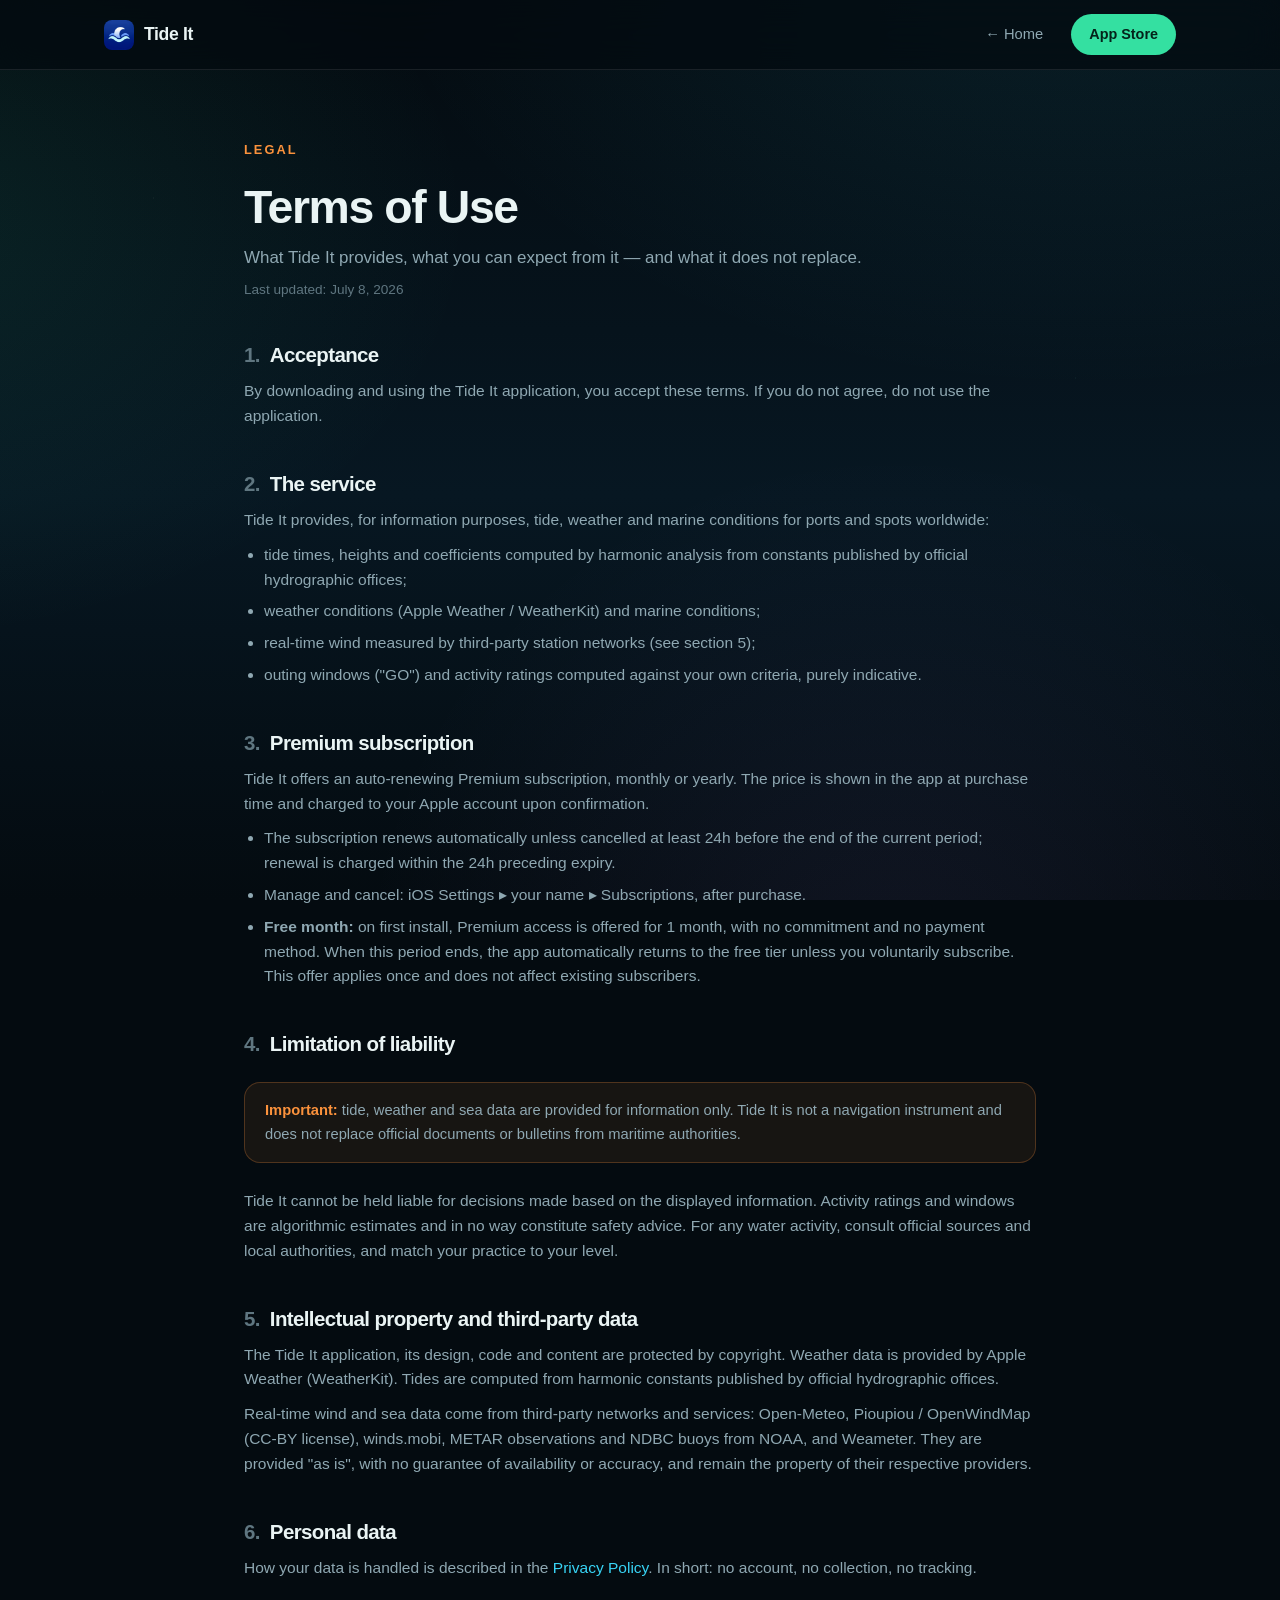
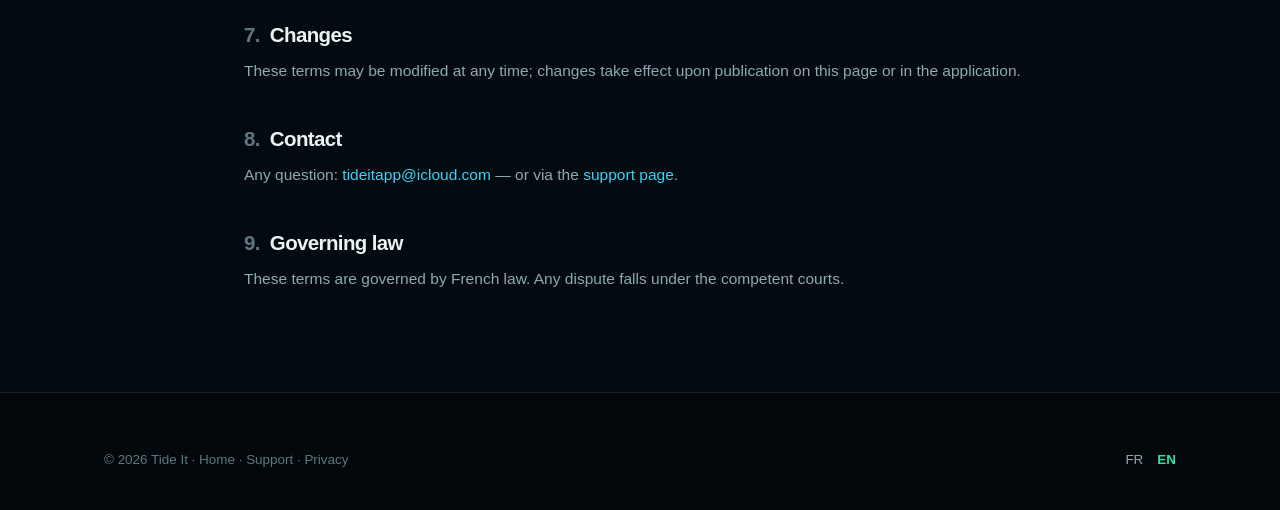
<file: docs/en/terms.html>
<!DOCTYPE html>
<html lang="en">
<head>
<meta charset="UTF-8">
<meta name="viewport" content="width=device-width, initial-scale=1.0">
<title>Terms of Use — Tide It</title>
<meta name="description" content="Tide It terms of use: the service, Premium subscription, free trial month, limitation of liability, intellectual property.">
<meta name="robots" content="index, follow">
<meta name="theme-color" content="#040b10">
<link rel="canonical" href="https://smaublanc.github.io/tide-it/en/terms.html">
<link rel="alternate" hreflang="fr" href="https://smaublanc.github.io/tide-it/terms.html">
<link rel="alternate" hreflang="en" href="https://smaublanc.github.io/tide-it/en/terms.html">
<link rel="alternate" hreflang="x-default" href="https://smaublanc.github.io/tide-it/en/terms.html">
<link rel="icon" type="image/png" sizes="32x32" href="../assets/favicon-32.png">
<link rel="apple-touch-icon" href="../assets/apple-touch-icon.png">
<meta property="og:type" content="website">
<meta property="og:site_name" content="Tide It">
<meta property="og:title" content="Terms of Use — Tide It">
<meta property="og:description" content="The service, Premium subscription, liability: Tide It's terms of use.">
<meta property="og:url" content="https://smaublanc.github.io/tide-it/en/terms.html">
<meta property="og:image" content="https://smaublanc.github.io/tide-it/assets/og-image.jpg">
<link rel="stylesheet" href="../assets/site.css">
</head>
<body>
<div class="sea" aria-hidden="true"></div>
<div class="stars" aria-hidden="true"></div>

<nav id="nav" class="on" aria-label="Navigation">
  <div class="nav-in">
    <a class="logo" href="./"><img src="../assets/icon-192.png" alt="" width="30" height="30">Tide It</a>
    <div class="nav-links" style="display:flex">
      <a href="./">← Home</a>
    </div>
    <a class="nav-cta" href="https://apps.apple.com/app/id6743555259">App Store</a>
  </div>
</nav>

<main class="doc">
  <span class="kicker" style="color:var(--orange)">Legal</span>
  <h1>Terms of Use</h1>
  <p class="sub">What Tide It provides, what you can expect from it — and what it does not replace.</p>
  <p class="date">Last updated: July 8, 2026</p>

  <h2><span>1.</span>Acceptance</h2>
  <p>By downloading and using the Tide It application, you accept these terms. If you do not agree, do not use the application.</p>

  <h2><span>2.</span>The service</h2>
  <p>Tide It provides, for information purposes, tide, weather and marine conditions for ports and spots worldwide:</p>
  <ul>
    <li>tide times, heights and coefficients computed by harmonic analysis from constants published by official hydrographic offices;</li>
    <li>weather conditions (Apple Weather / WeatherKit) and marine conditions;</li>
    <li>real-time wind measured by third-party station networks (see section 5);</li>
    <li>outing windows ("GO") and activity ratings computed against your own criteria, purely indicative.</li>
  </ul>

  <h2><span>3.</span>Premium subscription</h2>
  <p>Tide It offers an auto-renewing Premium subscription, monthly or yearly. The price is shown in the app at purchase time and charged to your Apple account upon confirmation.</p>
  <ul>
    <li>The subscription renews automatically unless cancelled at least 24h before the end of the current period; renewal is charged within the 24h preceding expiry.</li>
    <li>Manage and cancel: iOS Settings ▸ your name ▸ Subscriptions, after purchase.</li>
    <li><strong>Free month:</strong> on first install, Premium access is offered for 1 month, with no commitment and no payment method. When this period ends, the app automatically returns to the free tier unless you voluntarily subscribe. This offer applies once and does not affect existing subscribers.</li>
  </ul>

  <h2><span>4.</span>Limitation of liability</h2>
  <div class="notice"><b>Important:</b> tide, weather and sea data are provided for information only. Tide It is not a navigation instrument and does not replace official documents or bulletins from maritime authorities.</div>
  <p>Tide It cannot be held liable for decisions made based on the displayed information. Activity ratings and windows are algorithmic estimates and in no way constitute safety advice. For any water activity, consult official sources and local authorities, and match your practice to your level.</p>

  <h2><span>5.</span>Intellectual property and third-party data</h2>
  <p>The Tide It application, its design, code and content are protected by copyright. Weather data is provided by Apple Weather (WeatherKit). Tides are computed from harmonic constants published by official hydrographic offices.</p>
  <p>Real-time wind and sea data come from third-party networks and services: Open-Meteo, Pioupiou / OpenWindMap (CC-BY license), winds.mobi, METAR observations and NDBC buoys from NOAA, and Weameter. They are provided "as is", with no guarantee of availability or accuracy, and remain the property of their respective providers.</p>

  <h2><span>6.</span>Personal data</h2>
  <p>How your data is handled is described in the <a href="privacy.html">Privacy Policy</a>. In short: no account, no collection, no tracking.</p>

  <h2><span>7.</span>Changes</h2>
  <p>These terms may be modified at any time; changes take effect upon publication on this page or in the application.</p>

  <h2><span>8.</span>Contact</h2>
  <p>Any question: <a href="mailto:tideitapp@icloud.com">tideitapp@icloud.com</a> — or via the <a href="support.html">support page</a>.</p>

  <h2><span>9.</span>Governing law</h2>
  <p>These terms are governed by French law. Any dispute falls under the competent courts.</p>
</main>

<footer>
  <div class="wrap">
    <div class="f-bottom" style="border-top:0;padding-top:0">
      <span>© 2026 Tide It · <a href="./">Home</a> · <a href="support.html">Support</a> · <a href="privacy.html">Privacy</a></span>
      <span class="lang"><a href="../terms.html" lang="fr">FR</a><a class="cur" href="terms.html" lang="en">EN</a></span>
    </div>
  </div>
</footer>
</body>
</html>
</file>
<file: docs/assets/site.css>
:root{
  --bg:#040b10; --bg2:#071722; --card:rgba(255,255,255,.045); --card2:rgba(255,255,255,.07);
  --line:rgba(255,255,255,.09); --txt:#eaf4f4; --mut:#8fa8b2; --mut2:#5f7680;
  --mint:#34e0a1; --cyan:#38d4f5; --orange:#fb923c; --violet:#a78bfa; --yellow:#facc15;
  --r:22px; --maxw:1120px;
}
*{margin:0;padding:0;box-sizing:border-box}
html{scroll-behavior:smooth}
body{
  font-family:-apple-system,BlinkMacSystemFont,"SF Pro Display","SF Pro Text","Segoe UI",Roboto,Helvetica,Arial,sans-serif;
  background:var(--bg);color:var(--txt);line-height:1.6;overflow-x:hidden;
  -webkit-font-smoothing:antialiased;text-rendering:optimizeLegibility;
}
::selection{background:rgba(52,224,161,.35)}
a{color:inherit;text-decoration:none}
img{max-width:100%;display:block}
.wrap{max-width:var(--maxw);margin:0 auto;padding:0 24px}

/* ---------- fond océan : dégradé + étoiles ---------- */
.sea{position:fixed;inset:0;z-index:-2;background:
  radial-gradient(1200px 800px at 85% -10%, rgba(56,212,245,.10), transparent 60%),
  radial-gradient(1000px 700px at -10% 25%, rgba(52,224,161,.09), transparent 60%),
  radial-gradient(900px 900px at 70% 110%, rgba(167,139,250,.08), transparent 60%),
  linear-gradient(180deg, var(--bg) 0%, var(--bg2) 55%, var(--bg) 100%);}
.stars{position:fixed;inset:0;z-index:-1;opacity:.5;background-image:
  radial-gradient(1.2px 1.2px at 12% 22%, rgba(255,255,255,.5), transparent 50%),
  radial-gradient(1px 1px at 68% 12%, rgba(255,255,255,.4), transparent 50%),
  radial-gradient(1.4px 1.4px at 84% 42%, rgba(140,255,220,.5), transparent 50%),
  radial-gradient(1px 1px at 32% 64%, rgba(255,255,255,.35), transparent 50%),
  radial-gradient(1.3px 1.3px at 52% 86%, rgba(140,220,255,.4), transparent 50%),
  radial-gradient(1px 1px at 92% 78%, rgba(255,255,255,.3), transparent 50%),
  radial-gradient(1.1px 1.1px at 8% 88%, rgba(255,255,255,.35), transparent 50%);}

/* ---------- nav ---------- */
nav{position:fixed;top:0;left:0;right:0;z-index:50;transition:background .3s,border-color .3s;border-bottom:1px solid transparent}
nav.on{background:rgba(4,11,16,.72);-webkit-backdrop-filter:blur(18px);backdrop-filter:blur(18px);border-color:var(--line)}
.nav-in{max-width:var(--maxw);margin:0 auto;padding:14px 24px;display:flex;align-items:center;gap:28px}
.logo{display:flex;align-items:center;gap:10px;font-weight:800;font-size:1.1rem;letter-spacing:-.02em}
.logo img{width:30px;height:30px;border-radius:8px}
.nav-links{display:flex;gap:26px;margin-left:auto;font-size:.92rem;color:var(--mut)}
.nav-links a:hover{color:var(--txt)}
.nav-cta{background:var(--mint);color:#04231a;font-weight:700;font-size:.9rem;padding:9px 18px;border-radius:99px;transition:transform .2s,box-shadow .2s}
.nav-cta:hover{transform:translateY(-1px);box-shadow:0 6px 24px rgba(52,224,161,.35)}
.burger{display:none;margin-left:auto;background:none;border:0;color:var(--txt);font-size:1.5rem;cursor:pointer}

/* ---------- hero ---------- */
.hero{padding:150px 0 60px;position:relative}
.hero-grid{display:grid;grid-template-columns:1.1fr .9fr;gap:48px;align-items:center}
.eyebrow{display:inline-flex;align-items:center;gap:8px;border:1px solid var(--line);background:var(--card);
  border-radius:99px;padding:7px 16px;font-size:.78rem;font-weight:700;letter-spacing:.14em;color:var(--mint);text-transform:uppercase}
.eyebrow .dot{width:7px;height:7px;border-radius:50%;background:var(--mint);box-shadow:0 0 12px var(--mint);animation:pulse 2.4s infinite}
@keyframes pulse{0%,100%{opacity:1}50%{opacity:.35}}
h1{font-size:clamp(2.4rem,5.2vw,4rem);line-height:1.06;letter-spacing:-.035em;font-weight:800;margin:22px 0 18px}
h1 .g1{background:linear-gradient(90deg,var(--cyan),var(--mint));-webkit-background-clip:text;background-clip:text;color:transparent}
h1 .g2{background:linear-gradient(90deg,var(--mint),var(--orange));-webkit-background-clip:text;background-clip:text;color:transparent}
.lead{color:var(--mut);font-size:1.13rem;max-width:34rem;margin-bottom:30px}
.cta-row{display:flex;align-items:center;gap:18px;flex-wrap:wrap}
.store-btn{display:inline-flex;align-items:center;gap:12px;background:#fff;color:#0a0a0a;border-radius:14px;padding:12px 22px;font-weight:700;transition:transform .2s,box-shadow .2s}
.store-btn:hover{transform:translateY(-2px);box-shadow:0 10px 34px rgba(255,255,255,.18)}
.store-btn svg{width:22px;height:26px}
.store-btn small{display:block;font-size:.68rem;font-weight:600;color:#555;line-height:1;margin-bottom:2px}
.store-btn b{font-size:1.02rem;line-height:1.1;letter-spacing:-.01em}
.ghost{color:var(--mut);font-size:.95rem;border-bottom:1px dashed var(--mut2);padding-bottom:2px}
.ghost:hover{color:var(--txt)}
.stats{display:flex;gap:34px;margin-top:42px;flex-wrap:wrap}
.stat b{display:block;font-size:1.5rem;font-weight:800;letter-spacing:-.02em}
.stat span{color:var(--mut2);font-size:.82rem}
.phone-wrap{position:relative;display:flex;justify-content:center}
.phone-glow{position:absolute;inset:8% 12%;background:radial-gradient(closest-side,rgba(52,224,161,.28),rgba(56,212,245,.12),transparent);filter:blur(46px);z-index:0}
.phone{position:relative;z-index:1;width:min(320px,78vw);border-radius:44px;box-shadow:0 30px 80px rgba(0,0,0,.6),0 0 0 1px rgba(255,255,255,.06);animation:float 7s ease-in-out infinite;height:auto}
@keyframes float{0%,100%{transform:translateY(0) rotate(.4deg)}50%{transform:translateY(-14px) rotate(-.4deg)}}

/* ---------- bandeau verdict ---------- */
.verdict{margin:70px 0 0;padding:26px 0;border-top:1px solid var(--line);border-bottom:1px solid var(--line);background:rgba(255,255,255,.02)}
.verdict-in{display:flex;align-items:center;justify-content:center;gap:22px;flex-wrap:wrap}
.verdict-in p{color:var(--mut);font-size:1rem}
.vb{display:inline-flex;align-items:center;gap:7px;border-radius:99px;padding:7px 15px;font-size:.82rem;font-weight:800;letter-spacing:.06em}
.vb i{width:8px;height:8px;border-radius:50%;font-style:normal}
.vb.lam{background:rgba(52,224,161,.13);color:var(--mint)}.vb.lam i{background:var(--mint);box-shadow:0 0 10px var(--mint)}
.vb.irr{background:rgba(250,204,21,.12);color:var(--yellow)}.vb.irr i{background:var(--yellow);box-shadow:0 0 10px var(--yellow)}
.vb.raf{background:rgba(251,146,60,.13);color:var(--orange)}.vb.raf i{background:var(--orange);box-shadow:0 0 10px var(--orange)}

/* ---------- sections ---------- */
section{padding:90px 0}
.sec-head{max-width:640px;margin-bottom:52px}
.kicker{font-size:.8rem;font-weight:800;letter-spacing:.16em;text-transform:uppercase;margin-bottom:14px;display:block}
h2{font-size:clamp(1.7rem,3.4vw,2.5rem);letter-spacing:-.03em;line-height:1.12;font-weight:800}
.sec-head p{color:var(--mut);margin-top:14px;font-size:1.05rem}

/* features */
.grid{display:grid;grid-template-columns:repeat(3,1fr);gap:18px}
.card{background:var(--card);border:1px solid var(--line);border-radius:var(--r);padding:28px 26px;transition:transform .25s,background .25s,border-color .25s;position:relative;overflow:hidden}
.card:hover{transform:translateY(-4px);background:var(--card2);border-color:rgba(255,255,255,.16)}
.card .ic{width:46px;height:46px;border-radius:14px;display:flex;align-items:center;justify-content:center;margin-bottom:18px}
.card .ic svg{width:23px;height:23px}
.card h3{font-size:1.12rem;font-weight:750;letter-spacing:-.015em;margin-bottom:8px}
.card p{color:var(--mut);font-size:.94rem}
.t-mint .ic{background:rgba(52,224,161,.12)}.t-mint .ic svg{stroke:var(--mint)}
.t-cyan .ic{background:rgba(56,212,245,.12)}.t-cyan .ic svg{stroke:var(--cyan)}
.t-orange .ic{background:rgba(251,146,60,.12)}.t-orange .ic svg{stroke:var(--orange)}
.t-violet .ic{background:rgba(167,139,250,.12)}.t-violet .ic svg{stroke:var(--violet)}
.t-yellow .ic{background:rgba(250,204,21,.12)}.t-yellow .ic svg{stroke:var(--yellow)}

/* honnêteté */
.honest{background:linear-gradient(135deg,rgba(52,224,161,.07),rgba(56,212,245,.05));border:1px solid rgba(52,224,161,.18);border-radius:28px;padding:54px 48px;display:grid;grid-template-columns:1.2fr .8fr;gap:40px;align-items:center}
.honest h2{margin-bottom:14px}
.honest p{color:var(--mut);font-size:1.04rem}
.honest ul{list-style:none;margin-top:20px;display:grid;gap:12px}
.honest li{display:flex;gap:12px;align-items:flex-start;color:var(--txt);font-size:.97rem}
.honest li svg{width:20px;height:20px;stroke:var(--mint);flex-shrink:0;margin-top:3px}
.gauge{background:rgba(4,11,16,.55);border:1px solid var(--line);border-radius:22px;padding:26px}
.gauge .row{display:flex;justify-content:space-between;font-size:.85rem;color:var(--mut);margin-bottom:8px}
.gauge .bar{height:10px;border-radius:99px;background:rgba(255,255,255,.07);overflow:hidden;margin-bottom:18px}
.gauge .fill{height:100%;width:86%;border-radius:99px;background:linear-gradient(90deg,var(--cyan),var(--mint))}
.gauge .cap{font-size:.8rem;color:var(--mut2)}

/* gallery */
.gal{display:flex;gap:20px;overflow-x:auto;scroll-snap-type:x mandatory;padding:10px 4px 26px;-webkit-overflow-scrolling:touch;scrollbar-width:thin;scrollbar-color:var(--mut2) transparent}
.gal img{width:min(300px,72vw);border-radius:26px;scroll-snap-align:center;border:1px solid var(--line);box-shadow:0 18px 50px rgba(0,0,0,.45);flex-shrink:0;height:auto}
.hint{color:var(--mut2);font-size:.85rem;text-align:center;margin-top:4px}

/* premium */
.plans{display:grid;grid-template-columns:1fr 1fr;gap:18px;max-width:860px;margin:0 auto}
.plan{background:var(--card);border:1px solid var(--line);border-radius:var(--r);padding:34px 30px}
.plan.pro{border-color:rgba(52,224,161,.4);background:linear-gradient(160deg,rgba(52,224,161,.09),rgba(255,255,255,.03));position:relative}
.plan .tag{position:absolute;top:-13px;right:22px;background:var(--mint);color:#04231a;font-size:.72rem;font-weight:800;letter-spacing:.08em;padding:5px 13px;border-radius:99px;text-transform:uppercase}
.plan h3{font-size:1.25rem;font-weight:800;margin-bottom:4px}
.plan .pr{color:var(--mut);font-size:.9rem;margin-bottom:20px}
.plan ul{list-style:none;display:grid;gap:11px}
.plan li{display:flex;gap:10px;font-size:.94rem;color:var(--mut)}
.plan li svg{width:18px;height:18px;flex-shrink:0;margin-top:3px;stroke:var(--mint)}
.plan.free li svg{stroke:var(--cyan)}

/* faq */
.faq{max-width:760px;margin:0 auto}
details{background:var(--card);border:1px solid var(--line);border-radius:18px;margin-bottom:12px;overflow:hidden}
summary{cursor:pointer;padding:19px 24px;font-weight:650;font-size:1rem;list-style:none;display:flex;justify-content:space-between;align-items:center;gap:16px}
summary::-webkit-details-marker{display:none}
summary:after{content:"+";font-size:1.3rem;color:var(--mut2);transition:transform .25s;flex-shrink:0}
details[open] summary:after{transform:rotate(45deg)}
details p{padding:0 24px 20px;color:var(--mut);font-size:.95rem}

/* cta final */
.final{text-align:center;padding:110px 0 130px}
.final h2{font-size:clamp(2rem,4.4vw,3.2rem);margin-bottom:16px}
.final p{color:var(--mut);margin-bottom:34px;font-size:1.08rem}
.final .store-btn{margin:0 auto}

/* footer */
footer{border-top:1px solid var(--line);padding:56px 0 40px;background:rgba(0,0,0,.25)}
.f-grid{display:grid;grid-template-columns:2fr 1fr 1fr 1fr;gap:36px;margin-bottom:40px}
.f-brand p{color:var(--mut2);font-size:.9rem;margin-top:12px;max-width:26rem}
.f-col b{display:block;font-size:.82rem;letter-spacing:.1em;text-transform:uppercase;color:var(--mut2);margin-bottom:14px}
.f-col a{display:block;color:var(--mut);font-size:.93rem;margin-bottom:10px}
.f-col a:hover{color:var(--txt)}
.socials{display:flex;gap:12px;margin-top:18px}
.socials a{width:40px;height:40px;border-radius:12px;background:var(--card);border:1px solid var(--line);display:flex;align-items:center;justify-content:center;transition:background .2s,transform .2s}
.socials a:hover{background:var(--card2);transform:translateY(-2px)}
.socials svg{width:19px;height:19px;fill:var(--mut)}
.socials a:hover svg{fill:var(--txt)}
.f-bottom{display:flex;justify-content:space-between;align-items:center;gap:16px;flex-wrap:wrap;border-top:1px solid var(--line);padding-top:26px;color:var(--mut2);font-size:.84rem}
.lang a{color:var(--mut);margin-left:14px}.lang a.cur{color:var(--mint);font-weight:700}

/* reveal */
.reveal{opacity:0;transform:translateY(26px);transition:opacity .7s ease,transform .7s ease}
.reveal.in{opacity:1;transform:none}
@media (prefers-reduced-motion:reduce){
  .phone{animation:none}.eyebrow .dot{animation:none}
  .reveal{opacity:1;transform:none;transition:none}html{scroll-behavior:auto}
}
@media (max-width:900px){
  .hero-grid{grid-template-columns:1fr;gap:40px}
  .hero{padding-top:120px}
  .grid{grid-template-columns:1fr 1fr}
  .honest{grid-template-columns:1fr;padding:38px 28px}
  .plans{grid-template-columns:1fr}
  .f-grid{grid-template-columns:1fr 1fr}
  .nav-links{display:none;position:absolute;top:100%;left:0;right:0;background:rgba(4,11,16,.97);flex-direction:column;gap:0;padding:10px 24px 20px;border-bottom:1px solid var(--line)}
  .nav-links.open{display:flex}
  .nav-links a{padding:12px 0;border-bottom:1px solid rgba(255,255,255,.05)}
  .burger{display:block}
  .nav-cta{margin-left:auto}
}
@media (max-width:560px){.grid{grid-template-columns:1fr}.stats{gap:22px}.f-grid{grid-template-columns:1fr}}

/* ---------- pages doc (support / légal) ---------- */
.doc{max-width:840px;margin:0 auto;padding:140px 24px 90px}
.doc h1{font-size:clamp(2rem,4.5vw,2.9rem);letter-spacing:-.03em;line-height:1.1;margin-bottom:10px}
.doc .sub{color:var(--mut);font-size:1.06rem;margin-bottom:8px}
.doc .date{color:var(--mut2);font-size:.85rem;margin-bottom:38px}
.doc h2{font-size:1.28rem;margin:44px 0 12px}
.doc h2 span{color:var(--mut2);font-weight:700;margin-right:10px}
.doc p,.doc li{color:var(--mut);font-size:.97rem;margin-bottom:10px}
.doc ul{padding-left:20px;margin:10px 0 16px}
.doc li{margin-bottom:7px}
.doc a{color:var(--cyan)}
.doc a:hover{text-decoration:underline}
.doc .cards{display:grid;grid-template-columns:repeat(4,1fr);gap:12px;margin:26px 0 8px}
.doc .mini{background:var(--card);border:1px solid var(--line);border-radius:16px;padding:16px 15px}
.doc .mini b{display:block;font-size:.92rem;margin-bottom:4px;color:var(--txt)}
.doc .mini span{font-size:.8rem;color:var(--mut2);line-height:1.4;display:block}
.contact-card{background:linear-gradient(135deg,rgba(52,224,161,.08),rgba(56,212,245,.05));border:1px solid rgba(52,224,161,.25);border-radius:22px;padding:34px 30px;text-align:center;margin:30px 0 10px}
.contact-card .email{display:inline-flex;align-items:center;gap:10px;background:var(--mint);color:#04231a;font-weight:800;font-size:1.02rem;padding:13px 26px;border-radius:14px;margin:14px 0 10px;transition:transform .2s,box-shadow .2s}
.contact-card .email:hover{transform:translateY(-2px);box-shadow:0 10px 30px rgba(52,224,161,.3);text-decoration:none}
.contact-card p{color:var(--mut);font-size:.93rem;margin:0}
.notice{background:rgba(251,146,60,.08);border:1px solid rgba(251,146,60,.25);border-radius:16px;padding:16px 20px;font-size:.92rem;color:var(--mut);margin:26px 0}
.notice b{color:var(--orange)}
@media (max-width:760px){.doc .cards{grid-template-columns:1fr 1fr}}
</file>
